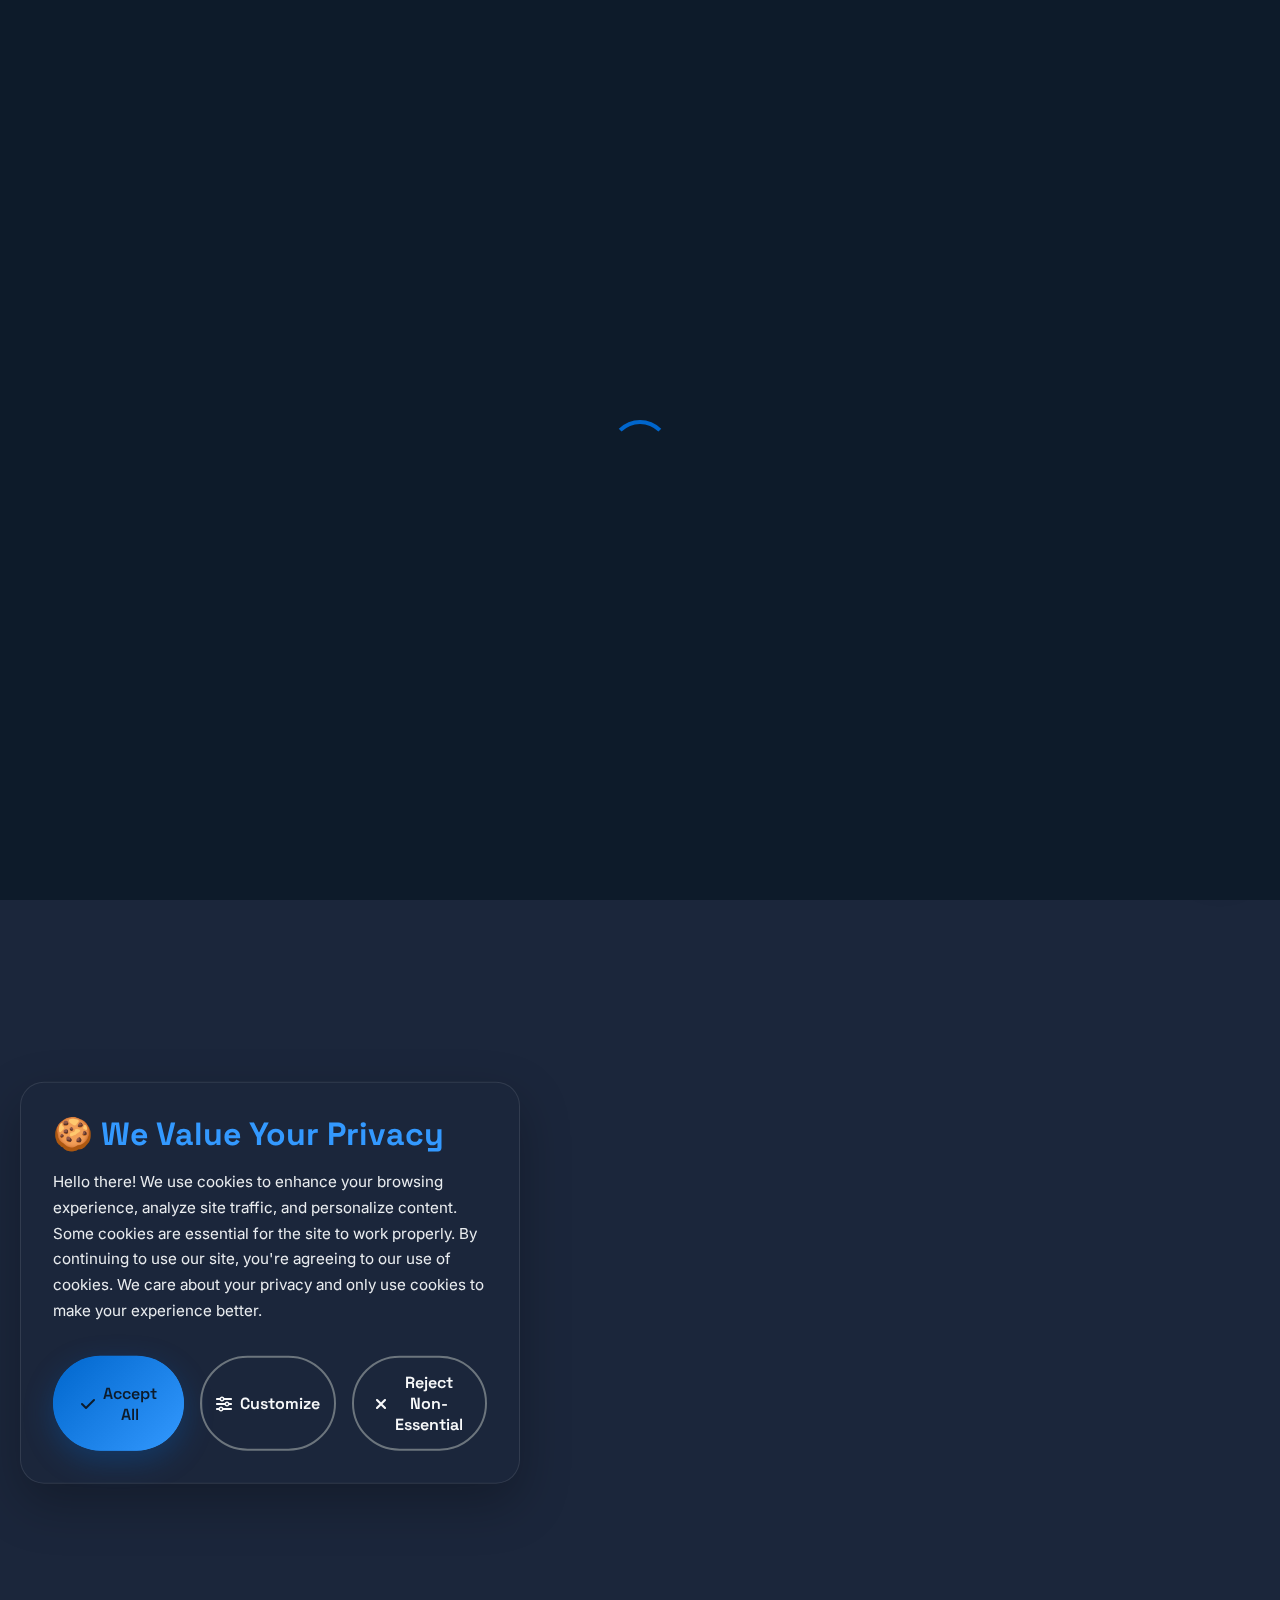
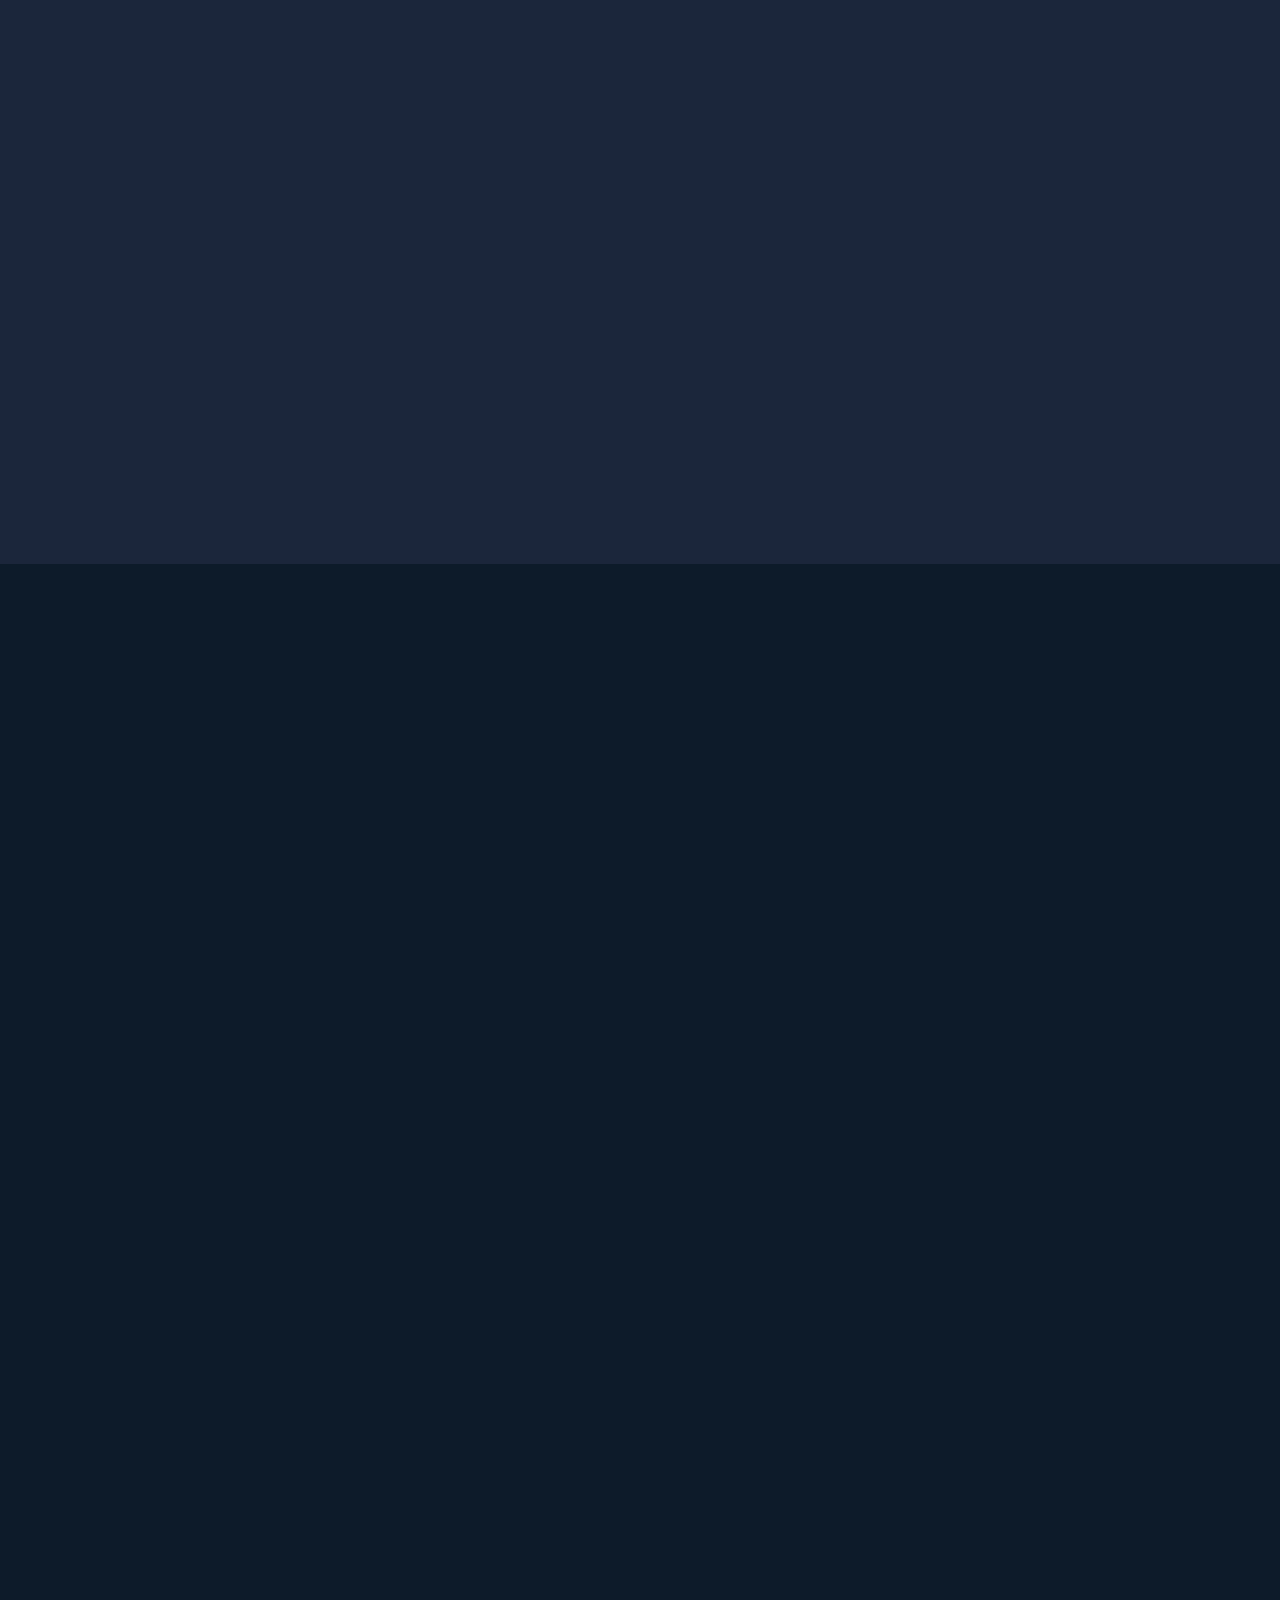
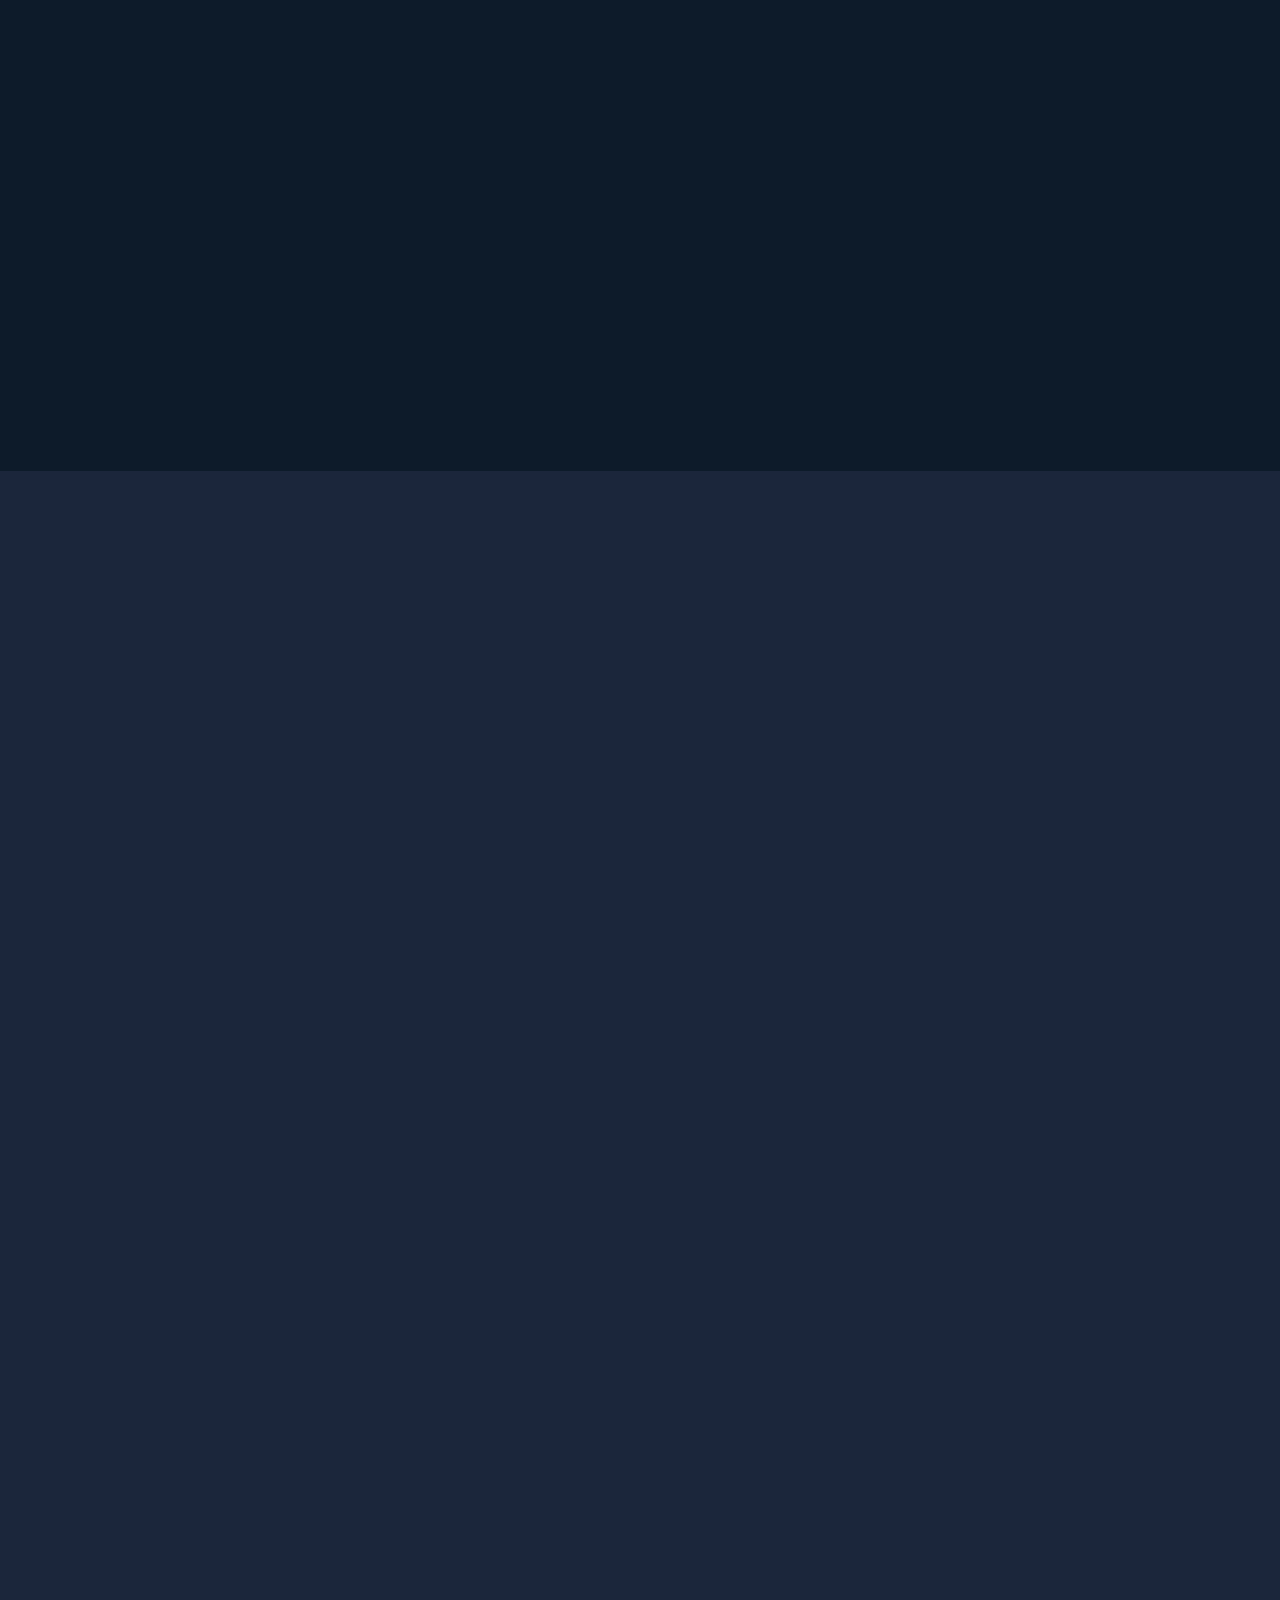
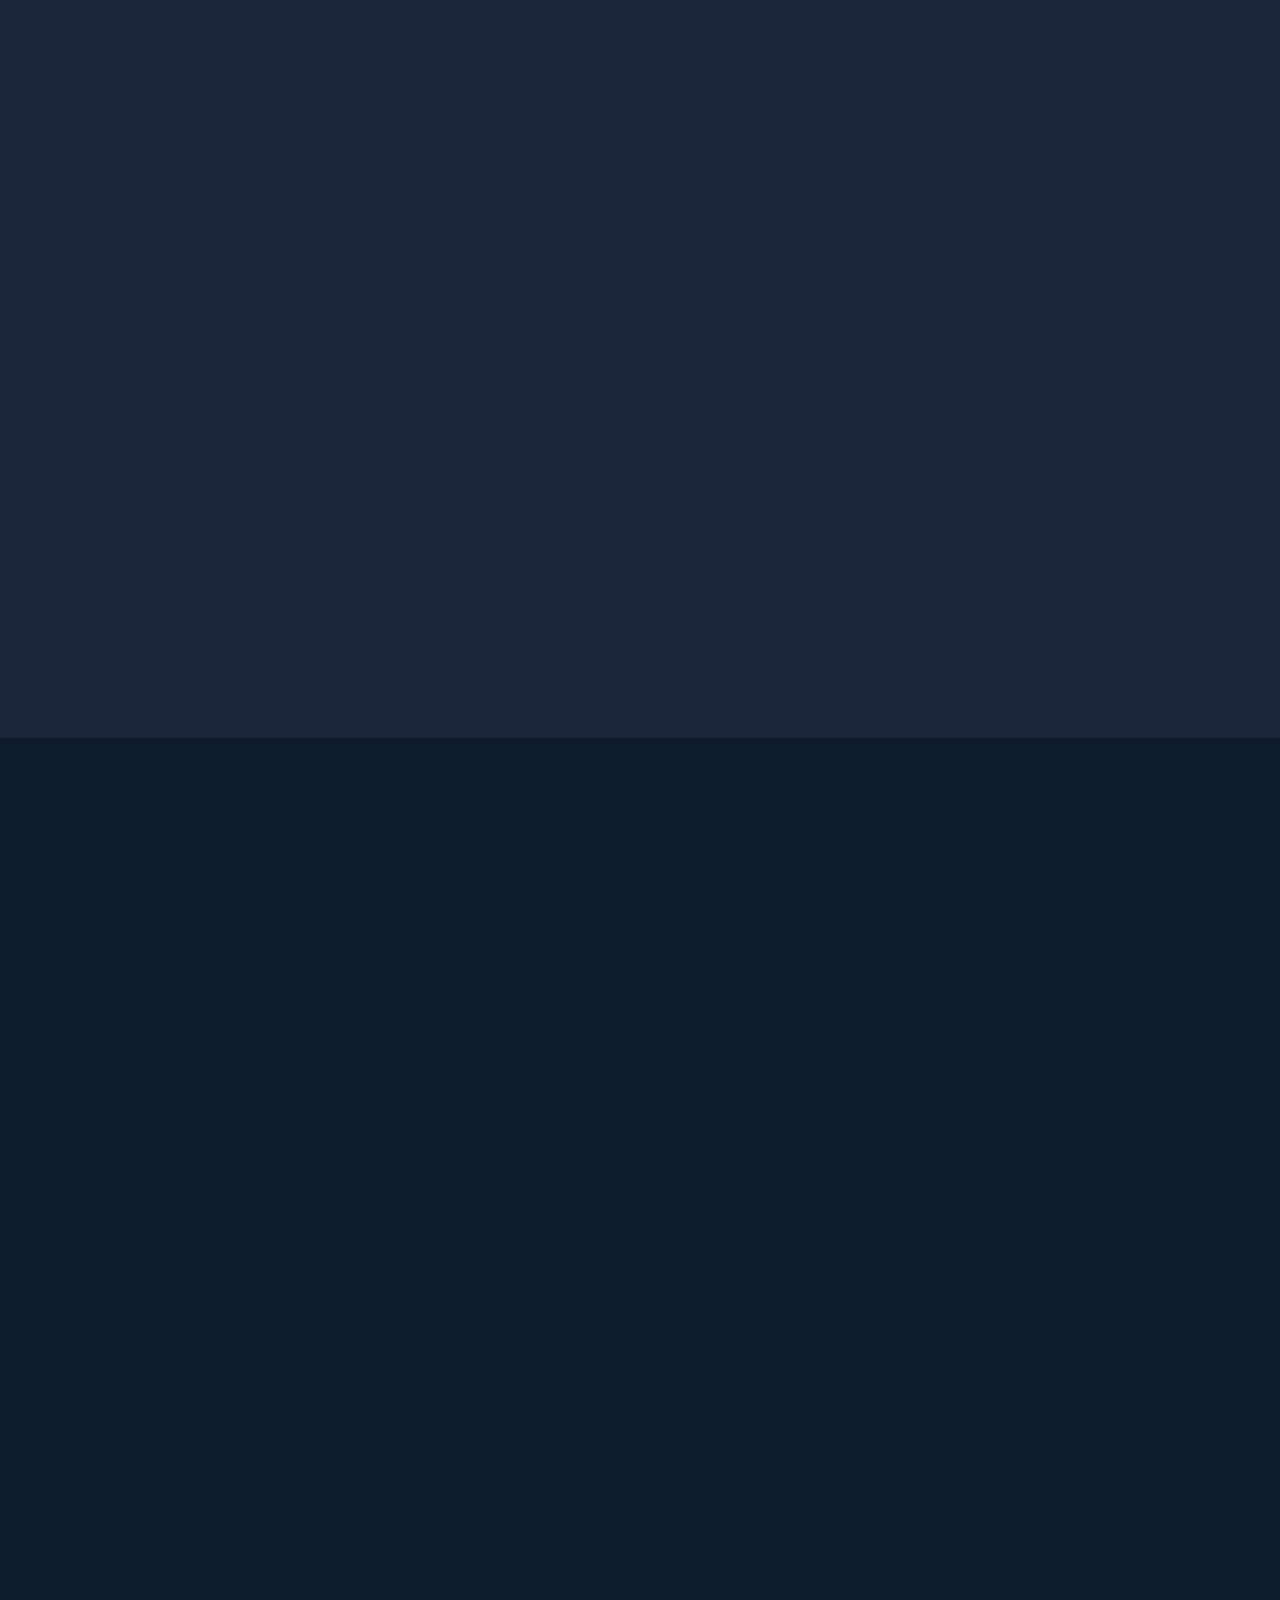
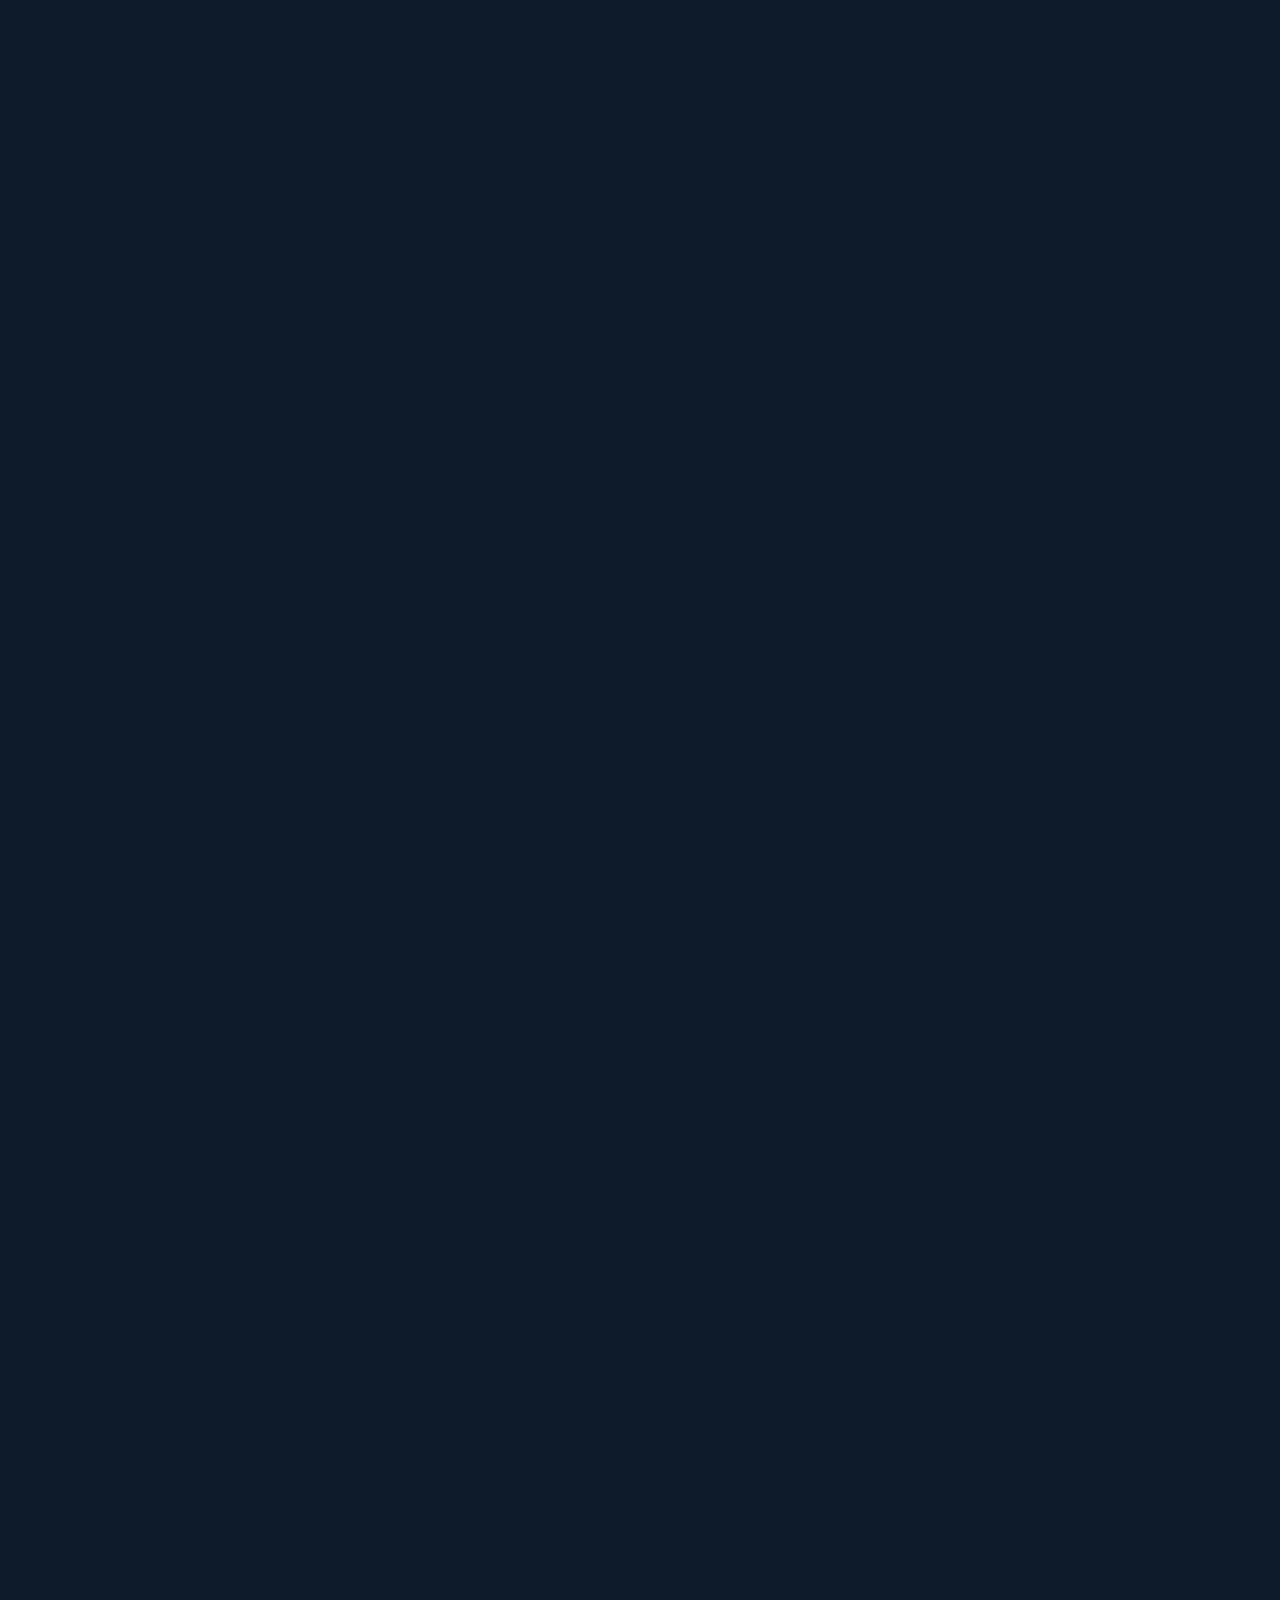
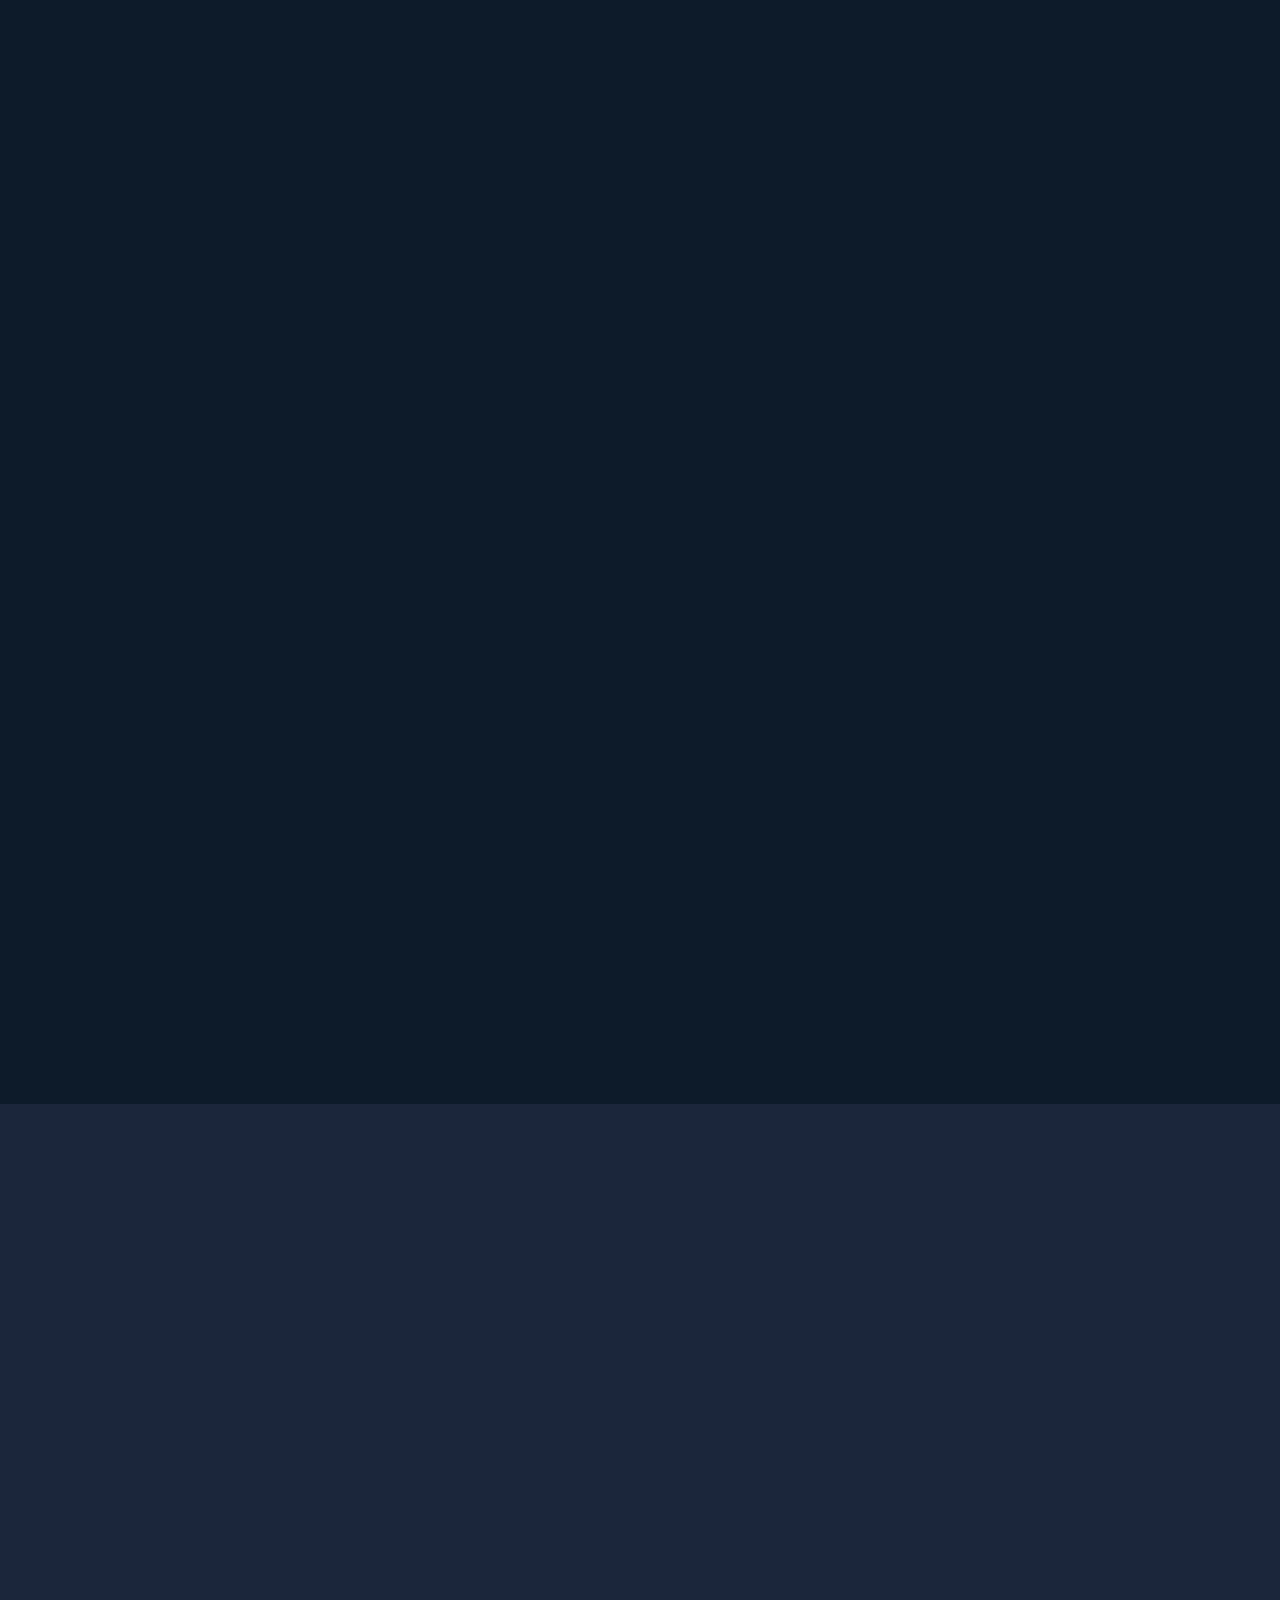
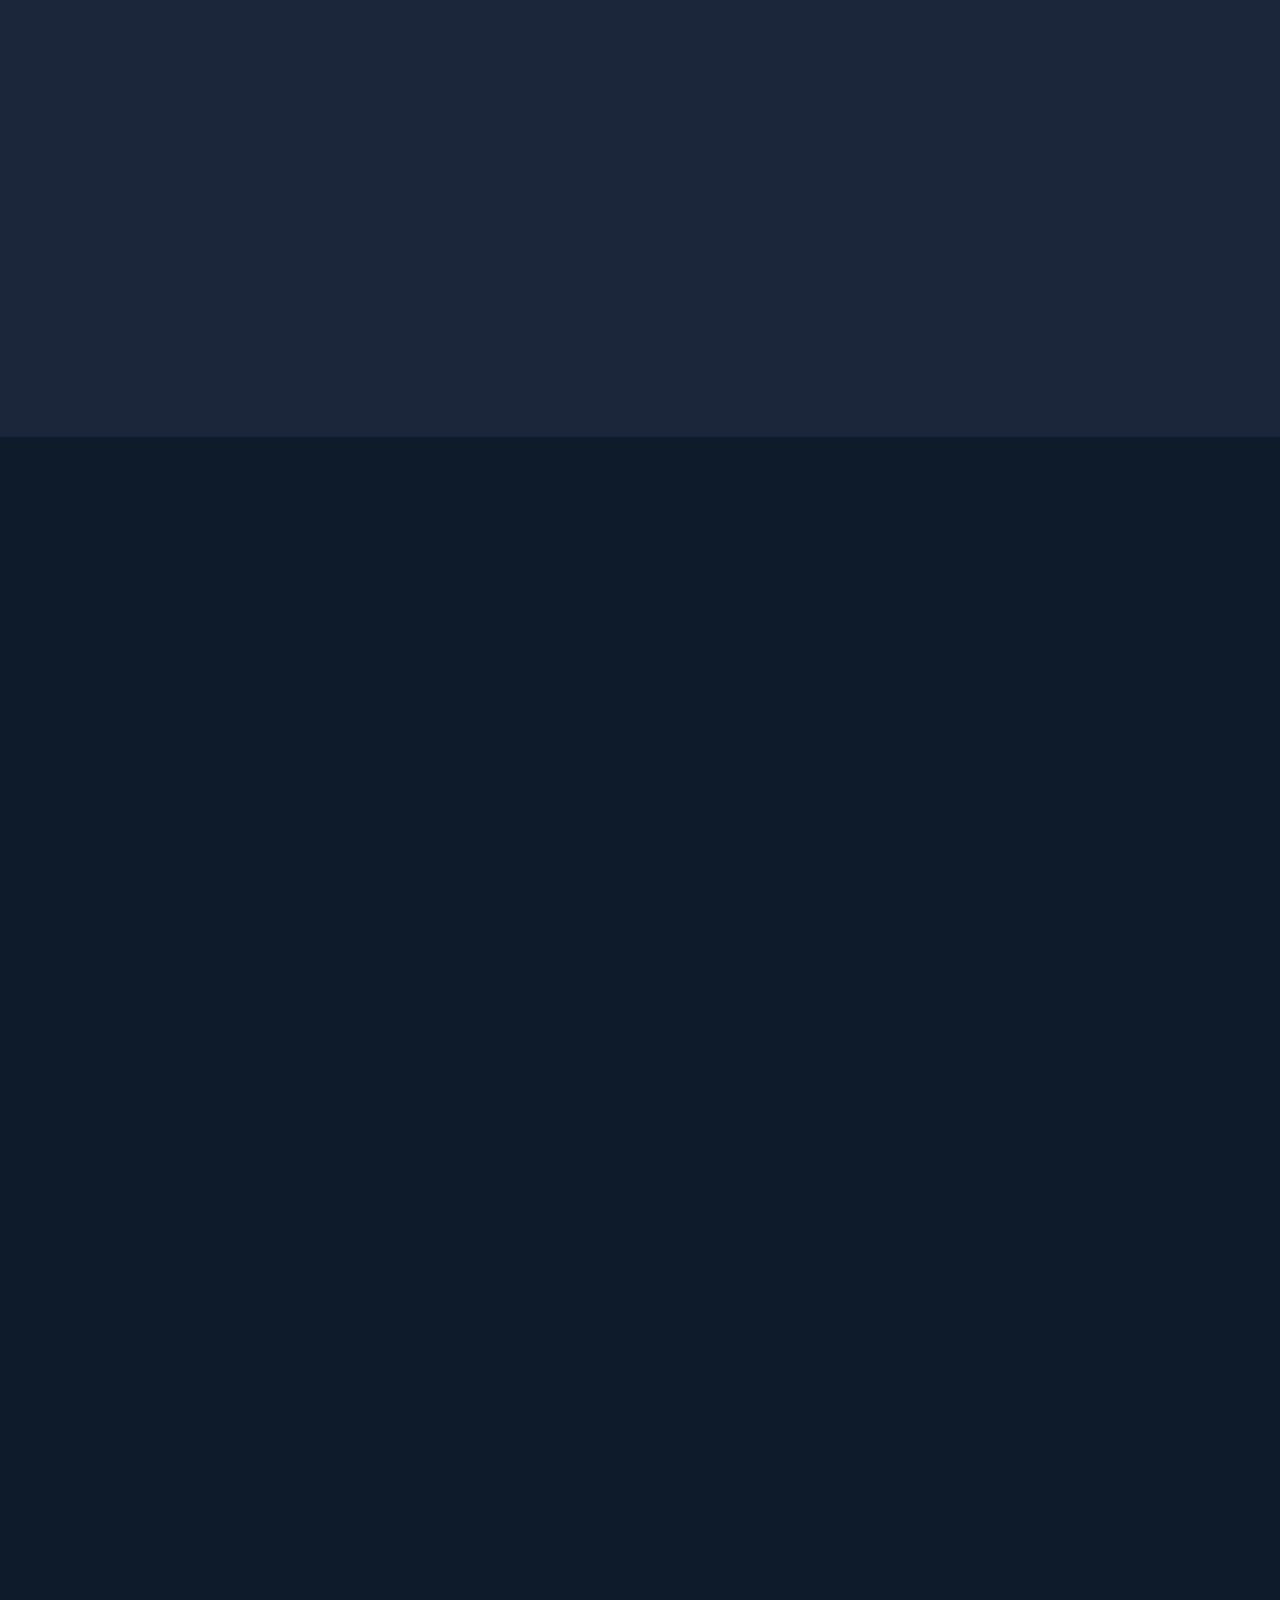
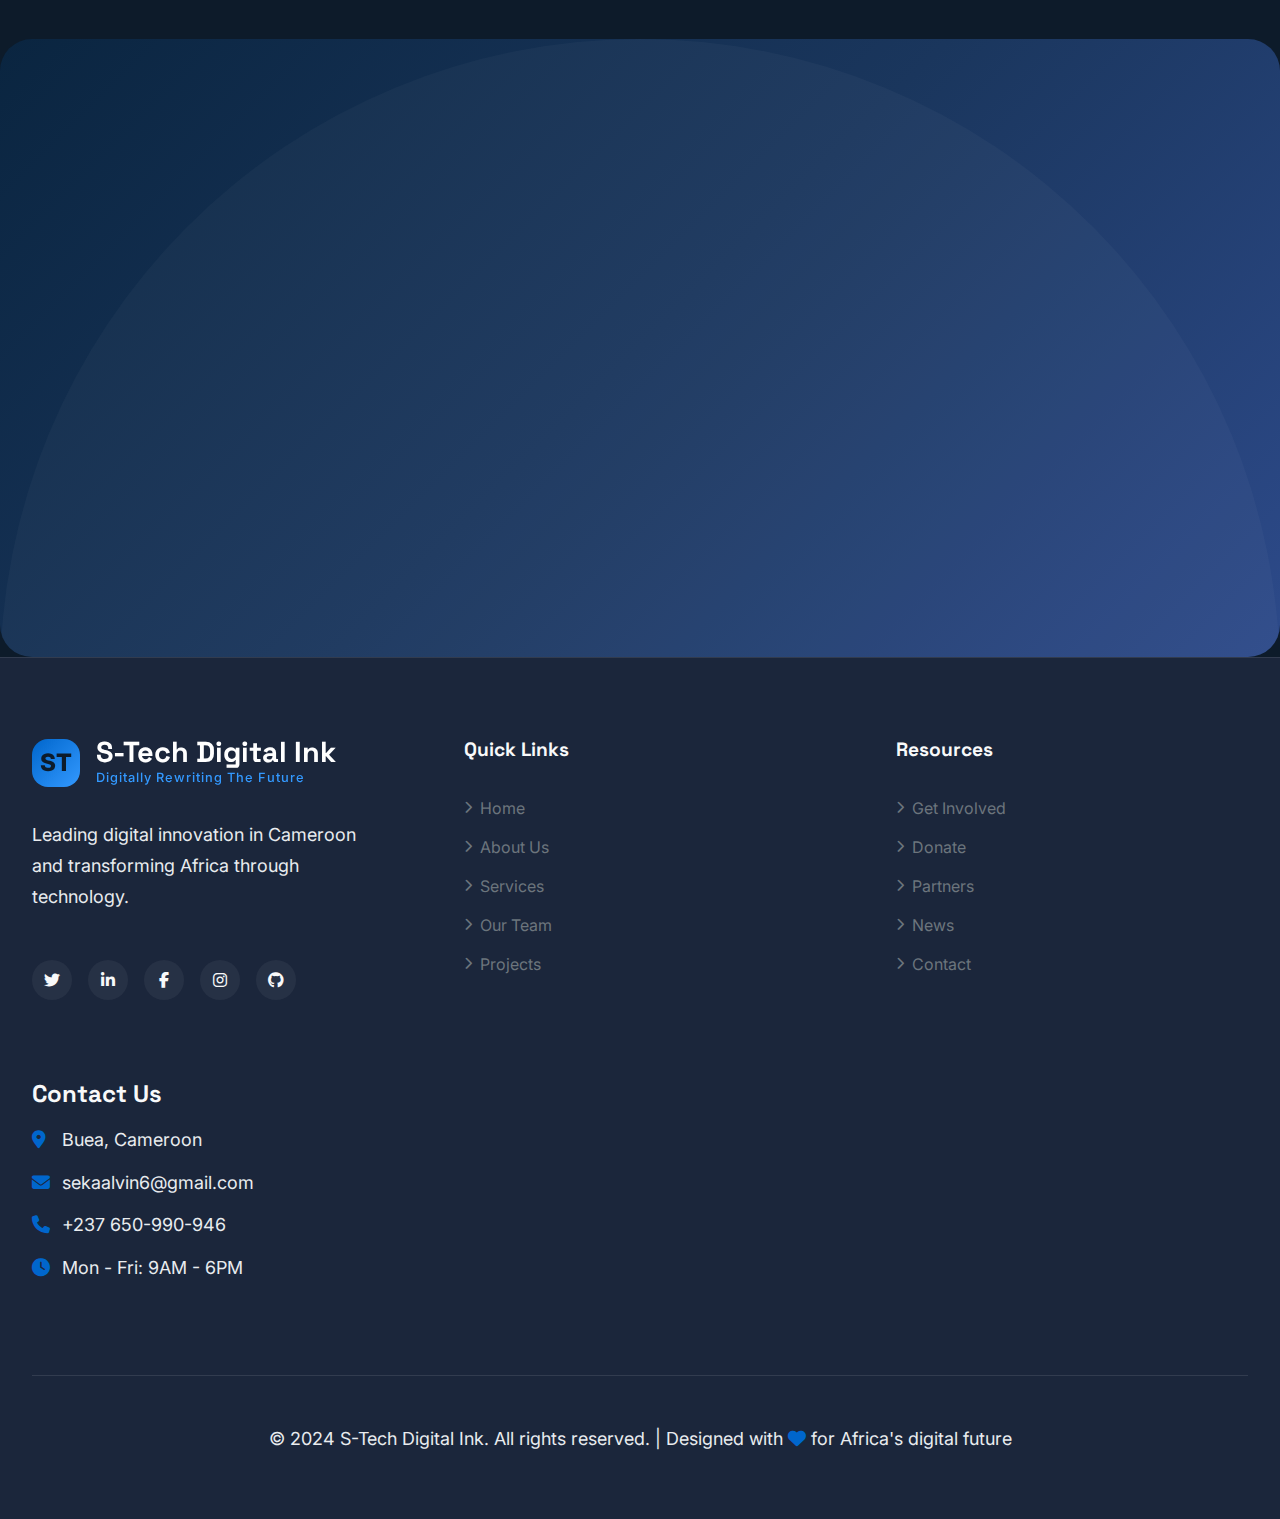
<file: index.html>
<!DOCTYPE html>
<html lang="en">
<head>
    <script async src="https://pagead2.googlesyndication.com/pagead/js/adsbygoogle.js?client=ca-pub-1176385262946045"
     crossorigin="anonymous"></script>
    <meta charset="UTF-8">
    <meta name="viewport" content="width=device-width, initial-scale=1.0">
    <title>S-Tech Digital Ink | Digitally Rewriting Africa's Future | Cameroon Tech Startup</title>
    
    <!-- SEO Meta Tags -->
    <meta name="description" content="S-Tech Digital Ink - Cameroon's premier digital innovation startup. We're digitally rewriting Africa's future through cutting-edge technology solutions, AI integration, and digital transformation.">
    <meta name="keywords" content="Cameroon tech startup, digital transformation, AI solutions, web development, mobile apps, digital innovation, Africa technology, DreamHost partner, ANTIC certified">
    <meta name="author" content="S-Tech Digital Ink">
    <meta name="robots" content="index, follow">
    <meta property="og:title" content="S-Tech Digital Ink | Digitally Rewriting Africa's Future">
    <meta property="og:description" content="Leading digital innovation in Cameroon with cutting-edge technology solutions, AI integration, and transformative digital services.">
    <meta property="og:image" content="https://images.unsplash.com/photo-1551288049-bebda4e38f71">
    <meta property="og:url" content="https://stechdigitalink.com">
    <meta property="og:type" content="website">
    <meta name="twitter:card" content="summary_large_image">
    <meta name="twitter:title" content="S-Tech Digital Ink | Cameroon's Digital Innovation Leader">
    <meta name="twitter:description" content="Transforming businesses through innovative digital solutions in Africa">
    
    <!-- Fonts & Icons -->
    <link rel="preconnect" href="https://fonts.googleapis.com">
    <link rel="preconnect" href="https://fonts.gstatic.com" crossorigin>
    <link href="https://fonts.googleapis.com/css2?family=Inter:wght@300;400;500;600;700;800;900&family=Space+Grotesk:wght@300;400;500;600;700&display=swap" rel="stylesheet">
    <link rel="stylesheet" href="https://cdnjs.cloudflare.com/ajax/libs/font-awesome/6.4.0/css/all.min.css">
    <link rel="icon" type="image/x-icon" href="data:image/svg+xml,<svg xmlns=%22http://www.w3.org/2000/svg%22 viewBox=%220 0 100 100%22><text y=%22.9em%22 font-size=%2290%22>⚡</text></svg>">
    
    <!-- LiveChat Integration -->
    <!-- Start of LiveChat (www.livechat.com) code -->
    <script>
        window.__lc = window.__lc || {};
        window.__lc.license = 19461508;
        window.__lc.integration_name = "manual_onboarding";
        window.__lc.product_name = "livechat";
        ;(function(n,t,c){function i(n){return e._h?e._h.apply(null,n):e._q.push(n)}var e={_q:[],_h:null,_v:"2.0",on:function(){i(["on",c.call(arguments)])},once:function(){i(["once",c.call(arguments)])},off:function(){i(["off",c.call(arguments)])},get:function(){if(!e._h)throw new Error("[LiveChatWidget] You can't use getters before load.");return i(["get",c.call(arguments)])},call:function(){i(["call",c.call(arguments)])},init:function(){var n=t.createElement("script");n.async=!0,n.type="text/javascript",n.src="https://cdn.livechatinc.com/tracking.js",t.head.appendChild(n)}};!n.__lc.asyncInit&&e.init(),n.LiveChatWidget=n.LiveChatWidget||e}(window,document,[].slice))
    </script>
    <noscript><a href="https://www.livechat.com/chat-with/19461508/" rel="nofollow">Chat with us</a>, powered by <a href="https://www.livechat.com/?welcome" rel="noopener nofollow" target="_blank">LiveChat</a></noscript>
    <!-- End of LiveChat code -->
    
    <!-- Structured Data -->
    <script type="application/ld+json">
    {
        "@context": "https://schema.org",
        "@type": "Organization",
        "name": "S-Tech Digital Ink",
        "alternateName": "STDI",
        "url": "https://stechdigitalink.com",
        "logo": "https://stechdigitalink.com/logo.png",
        "description": "Cameroon's leading digital innovation startup specializing in AI solutions, web development, and digital transformation services.",
        "address": {
            "@type": "PostalAddress",
            "streetAddress": "Buea, Cameroon",
            "addressLocality": "Buea",
            "addressRegion": "Southwest",
            "addressCountry": "CM"
        },
        "contactPoint": {
            "@type": "ContactPoint",
            "telephone": "+237650990946",
            "contactType": "Customer Service",
            "email": "sekaalvin6@gmail.com",
            "availableLanguage": ["English", "French"]
        },
        "sameAs": [
            "https://twitter.com/stechdigitalink",
            "https://linkedin.com/company/stechdigitalink",
            "https://facebook.com/stechdigitalink"
        ]
    }
    </script>
    
    <style>
        /* ===== CSS VARIABLES ===== */
        :root {
            /* Professional Color Palette - Corporate Blue Theme */
            --primary-dark: #0a2540;
            --primary: #1a365d;
            --primary-light: #2d4a8a;
            --secondary: #0066cc;
            --secondary-light: #3399ff;
            --accent: #00a86b;
            --accent-light: #33cc99;
            --dark: #0d1b2a;
            --dark-medium: #1b263b;
            --light: #f8f9fa;
            --light-gray: #e9ecef;
            --medium-gray: #6c757d;
            --success: #2ecc71;
            --warning: #f39c12;
            --danger: #e74c3c;
            --info: #3498db;
            
            /* Gradients */
            --gradient-primary: linear-gradient(135deg, var(--primary-dark) 0%, var(--primary) 50%, var(--primary-light) 100%);
            --gradient-secondary: linear-gradient(135deg, var(--secondary) 0%, var(--secondary-light) 100%);
            --gradient-accent: linear-gradient(135deg, var(--accent) 0%, var(--accent-light) 100%);
            --gradient-dark: linear-gradient(135deg, var(--dark) 0%, var(--dark-medium) 100%);
            
            /* Shadows */
            --shadow-sm: 0 2px 4px rgba(0, 0, 0, 0.1);
            --shadow-md: 0 4px 12px rgba(0, 0, 0, 0.15);
            --shadow-lg: 0 10px 30px rgba(0, 0, 0, 0.2);
            --shadow-xl: 0 20px 50px rgba(0, 0, 0, 0.25);
            --shadow-primary: 0 10px 30px rgba(26, 54, 93, 0.3);
            --shadow-secondary: 0 10px 30px rgba(0, 102, 204, 0.3);
            
            /* Fonts */
            --font-primary: 'Inter', -apple-system, BlinkMacSystemFont, 'Segoe UI', sans-serif;
            --font-secondary: 'Space Grotesk', 'Inter', sans-serif;
            
            /* Spacing */
            --space-xs: 0.5rem;
            --space-sm: 1rem;
            --space-md: 2rem;
            --space-lg: 3rem;
            --space-xl: 5rem;
            --space-xxl: 8rem;
            
            /* Border Radius */
            --radius-sm: 8px;
            --radius-md: 16px;
            --radius-lg: 24px;
            --radius-xl: 32px;
            --radius-full: 9999px;
            
            /* Transitions */
            --transition-fast: 0.2s ease;
            --transition-normal: 0.3s cubic-bezier(0.4, 0, 0.2, 1);
            --transition-slow: 0.5s cubic-bezier(0.4, 0, 0.2, 1);
        }
        
        /* ===== RESET & BASE STYLES ===== */
        *, *::before, *::after {
            margin: 0;
            padding: 0;
            box-sizing: border-box;
        }
        
        html {
            font-size: 16px;
            scroll-behavior: smooth;
            overflow-x: hidden;
        }
        
        body {
            font-family: var(--font-primary);
            background-color: var(--dark);
            color: var(--light);
            line-height: 1.7;
            overflow-x: hidden;
            position: relative;
            min-height: 100vh;
        }
        
        /* Background Pattern */
        body::before {
            content: '';
            position: fixed;
            top: 0;
            left: 0;
            width: 100%;
            height: 100%;
            background-image: 
                radial-gradient(circle at 15% 50%, rgba(26, 54, 93, 0.1) 0%, transparent 25%),
                radial-gradient(circle at 85% 30%, rgba(0, 102, 204, 0.05) 0%, transparent 25%),
                radial-gradient(circle at 50% 80%, rgba(0, 168, 107, 0.05) 0%, transparent 25%);
            z-index: -1;
            pointer-events: none;
        }
        
        /* Selection Color */
        ::selection {
            background-color: var(--secondary);
            color: var(--dark);
        }
        
        /* Scrollbar */
        ::-webkit-scrollbar {
            width: 10px;
        }
        
        ::-webkit-scrollbar-track {
            background: var(--dark-medium);
        }
        
        ::-webkit-scrollbar-thumb {
            background: var(--primary);
            border-radius: var(--radius-full);
        }
        
        ::-webkit-scrollbar-thumb:hover {
            background: var(--primary-light);
        }
        
        /* ===== TYPOGRAPHY ===== */
        h1, h2, h3, h4, h5, h6 {
            font-family: var(--font-secondary);
            font-weight: 700;
            line-height: 1.2;
            margin-bottom: var(--space-sm);
        }
        
        h1 {
            font-size: 4rem;
            font-weight: 900;
            letter-spacing: -0.02em;
        }
        
        h2 {
            font-size: 3rem;
            letter-spacing: -0.01em;
        }
        
        h3 {
            font-size: 2rem;
        }
        
        h4 {
            font-size: 1.5rem;
        }
        
        p {
            margin-bottom: var(--space-sm);
            font-size: 1.125rem;
            color: var(--light-gray);
        }
        
        .text-gradient {
            background: var(--gradient-secondary);
            -webkit-background-clip: text;
            -webkit-text-fill-color: transparent;
            background-clip: text;
        }
        
        .text-accent {
            background: var(--gradient-accent);
            -webkit-background-clip: text;
            -webkit-text-fill-color: transparent;
            background-clip: text;
        }
        
        .text-primary {
            color: var(--secondary);
        }
        
        .text-center {
            text-align: center;
        }
        
        .text-small {
            font-size: 0.875rem;
            color: var(--medium-gray);
        }
        
        /* ===== LAYOUT ===== */
        .container {
            width: 100%;
            max-width: 1400px;
            margin: 0 auto;
            padding: 0 var(--space-md);
        }
        
        .section {
            padding: var(--space-xxl) 0;
            position: relative;
        }
        
        .section-header {
            text-align: center;
            margin-bottom: var(--space-xl);
            position: relative;
        }
        
        .section-header h2 {
            position: relative;
            display: inline-block;
            margin-bottom: var(--space-sm);
        }
        
        .section-header h2::after {
            content: '';
            position: absolute;
            bottom: -10px;
            left: 50%;
            transform: translateX(-50%);
            width: 80px;
            height: 4px;
            background: var(--gradient-secondary);
            border-radius: var(--radius-full);
        }
        
        .section-subtitle {
            font-size: 1.25rem;
            color: var(--medium-gray);
            max-width: 700px;
            margin: 0 auto;
        }
        
        /* ===== ANNOUNCEMENT BAR ===== */
        .announcement-bar {
            position: fixed;
            top: 0;
            left: 0;
            width: 100%;
            background: var(--gradient-primary);
            color: white;
            padding: 12px 0;
            z-index: 1001;
            overflow: hidden;
            border-bottom: 1px solid rgba(255, 255, 255, 0.1);
        }
        
        .announcement-content {
            display: flex;
            align-items: center;
            justify-content: center;
            gap: var(--space-sm);
            font-size: 0.9rem;
            font-weight: 500;
            white-space: nowrap;
        }
        
        .announcement-content i {
            color: var(--secondary-light);
            font-size: 1rem;
        }
        
        .announcement-scroll {
            display: inline-block;
            padding-left: 100%;
            animation: marquee 25s linear infinite;
        }
        
        @keyframes marquee {
            0% {
                transform: translateX(0);
            }
            100% {
                transform: translateX(-100%);
            }
        }
        
        /* ===== HEADER ===== */
        .main-header {
            position: fixed;
            top: 40px;
            left: 0;
            width: 100%;
            z-index: 1000;
            transition: all var(--transition-normal);
        }
        
        .main-header.scrolled {
            top: 0;
            background: rgba(13, 27, 42, 0.95);
            backdrop-filter: blur(10px);
            border-bottom: 1px solid rgba(255, 255, 255, 0.1);
            box-shadow: var(--shadow-lg);
        }
        
        .header-container {
            display: flex;
            justify-content: space-between;
            align-items: center;
            padding: var(--space-sm) var(--space-md);
        }
        
        .logo {
            display: flex;
            align-items: center;
            gap: var(--space-sm);
            text-decoration: none;
            z-index: 1002;
        }
        
        .logo-icon {
            width: 48px;
            height: 48px;
            background: var(--gradient-secondary);
            border-radius: var(--radius-md);
            display: flex;
            align-items: center;
            justify-content: center;
            font-size: 1.5rem;
            font-weight: 800;
            color: var(--dark);
            position: relative;
            overflow: hidden;
        }
        
        .logo-icon::after {
            content: '';
            position: absolute;
            top: 0;
            left: 0;
            width: 100%;
            height: 100%;
            background: linear-gradient(45deg, transparent, rgba(255, 255, 255, 0.3), transparent);
            transform: translateX(-100%);
        }
        
        .logo:hover .logo-icon::after {
            animation: shine 1.5s ease;
        }
        
        @keyframes shine {
            100% {
                transform: translateX(100%);
            }
        }
        
        .logo-text {
            display: flex;
            flex-direction: column;
        }
        
        .logo-main {
            font-family: var(--font-secondary);
            font-size: 1.8rem;
            font-weight: 800;
            color: white;
            line-height: 1;
        }
        
        .logo-tagline {
            font-size: 0.8rem;
            color: var(--secondary-light);
            font-weight: 500;
            letter-spacing: 1px;
        }
        
        /* Search Engine */
        .search-container {
            position: relative;
            max-width: 400px;
            width: 100%;
            margin: 0 var(--space-md);
        }
        
        .search-box {
            display: flex;
            align-items: center;
            background: rgba(255, 255, 255, 0.05);
            border-radius: var(--radius-full);
            border: 1px solid rgba(255, 255, 255, 0.1);
            padding: 10px 20px;
            transition: all var(--transition-normal);
        }
        
        .search-box:focus-within {
            background: rgba(255, 255, 255, 0.1);
            border-color: var(--secondary);
            box-shadow: 0 0 0 3px rgba(0, 102, 204, 0.1);
        }
        
        .search-input {
            flex: 1;
            background: transparent;
            border: none;
            color: var(--light);
            font-family: var(--font-primary);
            font-size: 1rem;
            padding: 0 10px;
            outline: none;
        }
        
        .search-input::placeholder {
            color: var(--medium-gray);
        }
        
        .search-button {
            background: var(--gradient-secondary);
            border: none;
            width: 36px;
            height: 36px;
            border-radius: 50%;
            display: flex;
            align-items: center;
            justify-content: center;
            color: var(--dark);
            cursor: pointer;
            transition: all var(--transition-normal);
        }
        
        .search-button:hover {
            transform: scale(1.1);
            box-shadow: 0 5px 15px rgba(0, 102, 204, 0.3);
        }
        
        .search-results {
            position: absolute;
            top: 100%;
            left: 0;
            right: 0;
            background: var(--dark-medium);
            border-radius: var(--radius-md);
            margin-top: 10px;
            box-shadow: var(--shadow-xl);
            border: 1px solid rgba(255, 255, 255, 0.1);
            max-height: 400px;
            overflow-y: auto;
            display: none;
            z-index: 1000;
        }
        
        .search-results.active {
            display: block;
            animation: fadeIn 0.3s ease;
        }
        
        @keyframes fadeIn {
            from { opacity: 0; transform: translateY(-10px); }
            to { opacity: 1; transform: translateY(0); }
        }
        
        .search-result-item {
            padding: 15px 20px;
            border-bottom: 1px solid rgba(255, 255, 255, 0.05);
            cursor: pointer;
            transition: background var(--transition-fast);
        }
        
        .search-result-item:hover {
            background: rgba(0, 102, 204, 0.1);
        }
        
        .search-result-item h4 {
            margin-bottom: 5px;
            color: var(--light);
        }
        
        .search-result-item p {
            font-size: 0.9rem;
            color: var(--medium-gray);
            margin-bottom: 0;
        }
        
        .no-results {
            padding: 20px;
            text-align: center;
            color: var(--medium-gray);
        }
        
        /* Navigation */
        .nav-menu {
            display: flex;
            align-items: center;
            gap: var(--space-lg);
        }
        
        .nav-links {
            display: flex;
            gap: var(--space-md);
            list-style: none;
        }
        
        .nav-link {
            color: var(--light);
            text-decoration: none;
            font-weight: 500;
            font-size: 1rem;
            position: relative;
            padding: 8px 0;
            transition: color var(--transition-fast);
        }
        
        .nav-link::after {
            content: '';
            position: absolute;
            bottom: 0;
            left: 0;
            width: 0;
            height: 2px;
            background: var(--gradient-secondary);
            border-radius: var(--radius-full);
            transition: width var(--transition-normal);
        }
        
        .nav-link:hover {
            color: var(--secondary-light);
        }
        
        .nav-link:hover::after,
        .nav-link.active::after {
            width: 100%;
        }
        
        .nav-cta .btn {
            margin-left: var(--space-sm);
        }
        
        /* Mobile Navigation */
        .mobile-toggle {
            display: none;
            background: none;
            border: none;
            color: var(--light);
            font-size: 1.5rem;
            cursor: pointer;
            z-index: 1003;
        }
        
        /* ===== BUTTONS ===== */
        .btn {
            display: inline-flex;
            align-items: center;
            justify-content: center;
            gap: 8px;
            padding: 14px 32px;
            font-family: var(--font-secondary);
            font-weight: 600;
            font-size: 1rem;
            text-decoration: none;
            border-radius: var(--radius-full);
            border: none;
            cursor: pointer;
            transition: all var(--transition-normal);
            position: relative;
            overflow: hidden;
            z-index: 1;
        }
        
        .btn::before {
            content: '';
            position: absolute;
            top: 0;
            left: 0;
            width: 100%;
            height: 100%;
            background: inherit;
            z-index: -1;
            border-radius: inherit;
        }
        
        .btn::after {
            content: '';
            position: absolute;
            top: 0;
            left: 0;
            width: 100%;
            height: 100%;
            background: rgba(255, 255, 255, 0.1);
            transform: translateX(-100%);
            transition: transform var(--transition-normal);
            z-index: -1;
        }
        
        .btn:hover::after {
            transform: translateX(0);
        }
        
        .btn-primary {
            background: var(--gradient-secondary);
            color: var(--dark);
            box-shadow: var(--shadow-secondary);
        }
        
        .btn-primary:hover {
            transform: translateY(-3px);
            box-shadow: 0 15px 35px rgba(0, 102, 204, 0.4);
        }
        
        .btn-secondary {
            background: transparent;
            color: var(--light);
            border: 2px solid var(--secondary);
        }
        
        .btn-secondary:hover {
            background: rgba(0, 102, 204, 0.1);
            transform: translateY(-3px);
        }
        
        .btn-accent {
            background: var(--gradient-accent);
            color: white;
            box-shadow: 0 10px 30px rgba(0, 168, 107, 0.3);
        }
        
        .btn-accent:hover {
            transform: translateY(-3px);
            box-shadow: 0 15px 35px rgba(0, 168, 107, 0.4);
        }
        
        .btn-outline {
            background: transparent;
            color: var(--light);
            border: 2px solid var(--medium-gray);
        }
        
        .btn-outline:hover {
            border-color: var(--secondary);
            color: var(--secondary);
        }
        
        .btn-sm {
            padding: 10px 24px;
            font-size: 0.9rem;
        }
        
        .btn-lg {
            padding: 18px 40px;
            font-size: 1.1rem;
        }
        
        /* ===== COOKIES CONSENT ===== */
        .cookies-consent {
            position: fixed;
            bottom: 20px;
            left: 20px;
            right: 20px;
            max-width: 500px;
            background: var(--dark-medium);
            border-radius: var(--radius-lg);
            padding: var(--space-md);
            box-shadow: var(--shadow-xl);
            border: 1px solid rgba(255, 255, 255, 0.1);
            z-index: 9999;
            transform: translateY(150%);
            transition: transform var(--transition-slow);
        }
        
        .cookies-consent.active {
            transform: translateY(0);
        }
        
        .cookies-content h3 {
            margin-bottom: var(--space-sm);
            color: var(--secondary-light);
        }
        
        .cookies-content p {
            font-size: 0.95rem;
            color: var(--light-gray);
            margin-bottom: var(--space-md);
        }
        
        .cookies-actions {
            display: flex;
            gap: var(--space-sm);
            flex-wrap: wrap;
        }
        
        .cookies-actions .btn {
            flex: 1;
            min-width: 120px;
        }
        
        /* ===== HERO SECTION ===== */
        .hero-section {
            min-height: 100vh;
            display: flex;
            align-items: center;
            position: relative;
            overflow: hidden;
            padding-top: 120px;
        }
        
        .hero-background {
            position: absolute;
            top: 0;
            left: 0;
            width: 100%;
            height: 100%;
            z-index: -1;
            overflow: hidden;
        }
        
        .hero-bg-gradient {
            position: absolute;
            width: 100%;
            height: 100%;
            background: radial-gradient(circle at 20% 30%, rgba(26, 54, 93, 0.3) 0%, transparent 50%),
                        radial-gradient(circle at 80% 70%, rgba(0, 102, 204, 0.2) 0%, transparent 50%);
        }
        
        .hero-content {
            max-width: 800px;
            position: relative;
            z-index: 2;
        }
        
        .hero-title {
            font-size: 4.5rem;
            margin-bottom: var(--space-md);
            line-height: 1.1;
        }
        
        .hero-subtitle {
            font-size: 1.5rem;
            color: var(--light-gray);
            margin-bottom: var(--space-xl);
            max-width: 600px;
        }
        
        .hero-buttons {
            display: flex;
            gap: var(--space-md);
            margin-bottom: var(--space-xl);
        }
        
        .hero-stats {
            display: flex;
            gap: var(--space-xl);
            margin-top: var(--space-xl);
        }
        
        .stat-item {
            display: flex;
            flex-direction: column;
        }
        
        .stat-number {
            font-size: 3rem;
            font-weight: 800;
            background: var(--gradient-secondary);
            -webkit-background-clip: text;
            -webkit-text-fill-color: transparent;
            background-clip: text;
            line-height: 1;
        }
        
        .stat-label {
            font-size: 1rem;
            color: var(--medium-gray);
            text-transform: uppercase;
            letter-spacing: 1px;
            margin-top: 5px;
        }
        
        /* Animated Elements */
        .floating-element {
            position: absolute;
            z-index: 1;
            animation: float 6s ease-in-out infinite;
        }
        
        @keyframes float {
            0%, 100% {
                transform: translateY(0) rotate(0deg);
            }
            50% {
                transform: translateY(-20px) rotate(5deg);
            }
        }
        
        .floating-1 {
            top: 20%;
            right: 10%;
            width: 100px;
            height: 100px;
            background: var(--gradient-secondary);
            border-radius: var(--radius-lg);
            opacity: 0.1;
            animation-delay: 0s;
        }
        
        .floating-2 {
            bottom: 30%;
            left: 5%;
            width: 80px;
            height: 80px;
            background: var(--gradient-accent);
            border-radius: 50%;
            opacity: 0.1;
            animation-delay: 1s;
        }
        
        .floating-3 {
            top: 40%;
            left: 15%;
            width: 60px;
            height: 60px;
            background: var(--gradient-secondary);
            border-radius: var(--radius-md);
            opacity: 0.1;
            animation-delay: 2s;
        }
        
        /* ===== ABOUT SECTION ===== */
        .about-section {
            background: var(--dark-medium);
            position: relative;
        }
        
        .about-content {
            display: grid;
            grid-template-columns: 1fr 1fr;
            gap: var(--space-xl);
            align-items: center;
        }
        
        .about-image {
            position: relative;
            border-radius: var(--radius-xl);
            overflow: hidden;
            box-shadow: var(--shadow-xl);
        }
        
        .about-img {
            width: 100%;
            height: auto;
            display: block;
            transition: transform var(--transition-slow);
        }
        
        .about-image:hover .about-img {
            transform: scale(1.05);
        }
        
        .about-image::after {
            content: '';
            position: absolute;
            top: 0;
            left: 0;
            width: 100%;
            height: 100%;
            background: var(--gradient-primary);
            opacity: 0.2;
            mix-blend-mode: overlay;
        }
        
        .about-text h2 {
            margin-bottom: var(--space-md);
        }
        
        .about-features {
            display: grid;
            grid-template-columns: repeat(2, 1fr);
            gap: var(--space-md);
            margin-top: var(--space-lg);
        }
        
        .feature-item {
            display: flex;
            align-items: flex-start;
            gap: var(--space-sm);
        }
        
        .feature-icon {
            width: 48px;
            height: 48px;
            background: var(--gradient-secondary);
            border-radius: var(--radius-md);
            display: flex;
            align-items: center;
            justify-content: center;
            font-size: 1.2rem;
            color: var(--dark);
            flex-shrink: 0;
        }
        
        /* ===== SERVICES SECTION ===== */
        .services-grid {
            display: grid;
            grid-template-columns: repeat(auto-fit, minmax(350px, 1fr));
            gap: var(--space-lg);
        }
        
        .service-card {
            background: rgba(255, 255, 255, 0.03);
            border: 1px solid rgba(255, 255, 255, 0.1);
            border-radius: var(--radius-lg);
            padding: var(--space-lg);
            transition: all var(--transition-normal);
            position: relative;
            overflow: hidden;
        }
        
        .service-card::before {
            content: '';
            position: absolute;
            top: 0;
            left: 0;
            width: 100%;
            height: 100%;
            background: var(--gradient-primary);
            opacity: 0;
            transition: opacity var(--transition-normal);
            z-index: -1;
        }
        
        .service-card:hover {
            transform: translateY(-10px);
            border-color: transparent;
            box-shadow: var(--shadow-primary);
        }
        
        .service-card:hover::before {
            opacity: 0.1;
        }
        
        .service-icon {
            width: 70px;
            height: 70px;
            background: var(--gradient-secondary);
            border-radius: var(--radius-md);
            display: flex;
            align-items: center;
            justify-content: center;
            font-size: 1.8rem;
            color: var(--dark);
            margin-bottom: var(--space-md);
        }
        
        .service-card h3 {
            margin-bottom: var(--space-sm);
        }
        
        /* ===== TEAM SECTION ===== */
        .team-section {
            background: var(--dark-medium);
        }
        
        .team-grid {
            display: grid;
            grid-template-columns: repeat(auto-fit, minmax(280px, 1fr));
            gap: var(--space-lg);
        }
        
        .team-member {
            background: rgba(255, 255, 255, 0.03);
            border-radius: var(--radius-lg);
            overflow: hidden;
            transition: all var(--transition-normal);
            border: 1px solid rgba(255, 255, 255, 0.1);
        }
        
        .team-member:hover {
            transform: translateY(-10px);
            border-color: var(--secondary);
            box-shadow: var(--shadow-secondary);
        }
        
        .member-image {
            height: 300px;
            overflow: hidden;
        }
        
        .member-image img {
            width: 100%;
            height: 100%;
            object-fit: cover;
            transition: transform var(--transition-slow);
        }
        
        .team-member:hover .member-image img {
            transform: scale(1.1);
        }
        
        .member-info {
            padding: var(--space-lg);
        }
        
        .member-name {
            font-size: 1.5rem;
            margin-bottom: 5px;
        }
        
        .member-role {
            color: var(--secondary);
            font-weight: 600;
            margin-bottom: var(--space-sm);
        }
        
        .member-social {
            display: flex;
            gap: var(--space-sm);
            margin-top: var(--space-md);
        }
        
        .social-link {
            width: 40px;
            height: 40px;
            background: rgba(255, 255, 255, 0.05);
            border-radius: 50%;
            display: flex;
            align-items: center;
            justify-content: center;
            color: var(--light);
            text-decoration: none;
            transition: all var(--transition-fast);
        }
        
        .social-link:hover {
            background: var(--secondary);
            color: var(--dark);
            transform: translateY(-3px);
        }
        
        /* ===== PROJECTS SECTION ===== */
        .projects-grid {
            display: grid;
            grid-template-columns: repeat(auto-fit, minmax(350px, 1fr));
            gap: var(--space-lg);
        }
        
        .project-card {
            background: rgba(255, 255, 255, 0.03);
            border-radius: var(--radius-lg);
            overflow: hidden;
            border: 1px solid rgba(255, 255, 255, 0.1);
            transition: all var(--transition-normal);
        }
        
        .project-card:hover {
            transform: translateY(-10px);
            border-color: var(--accent);
            box-shadow: var(--shadow-xl);
        }
        
        .project-image {
            height: 200px;
            overflow: hidden;
        }
        
        .project-image img {
            width: 100%;
            height: 100%;
            object-fit: cover;
            transition: transform var(--transition-slow);
        }
        
        .project-card:hover .project-image img {
            transform: scale(1.1);
        }
        
        .project-content {
            padding: var(--space-lg);
        }
        
        .project-meta {
            display: flex;
            justify-content: space-between;
            align-items: center;
            margin-top: var(--space-md);
        }
        
        .project-status {
            display: inline-flex;
            align-items: center;
            gap: 5px;
            padding: 5px 12px;
            background: rgba(46, 204, 113, 0.1);
            color: var(--success);
            border-radius: var(--radius-full);
            font-size: 0.85rem;
            font-weight: 600;
        }
        
        /* ===== PARTICIPATION SECTION ===== */
        .participation-cards {
            display: grid;
            grid-template-columns: repeat(auto-fit, minmax(300px, 1fr));
            gap: var(--space-lg);
        }
        
        .participation-card {
            background: rgba(255, 255, 255, 0.03);
            border-radius: var(--radius-lg);
            padding: var(--space-xl);
            text-align: center;
            border: 1px solid rgba(255, 255, 255, 0.1);
            transition: all var(--transition-normal);
            position: relative;
            overflow: hidden;
        }
        
        .participation-card::before {
            content: '';
            position: absolute;
            top: 0;
            left: 0;
            width: 100%;
            height: 5px;
            background: var(--gradient-secondary);
            transform: scaleX(0);
            transform-origin: left;
            transition: transform var(--transition-normal);
        }
        
        .participation-card:hover {
            transform: translateY(-10px);
            border-color: transparent;
            box-shadow: var(--shadow-secondary);
        }
        
        .participation-card:hover::before {
            transform: scaleX(1);
        }
        
        .participation-icon {
            width: 80px;
            height: 80px;
            background: var(--gradient-secondary);
            border-radius: 50%;
            display: flex;
            align-items: center;
            justify-content: center;
            font-size: 2rem;
            color: var(--dark);
            margin: 0 auto var(--space-md);
        }
        
        /* ===== DONATION SECTION ===== */
        .donation-section {
            background: var(--gradient-dark);
            border-radius: var(--radius-xl);
            padding: var(--space-xl);
            position: relative;
            overflow: hidden;
        }
        
        .donation-section::before {
            content: '';
            position: absolute;
            top: 0;
            left: 0;
            width: 100%;
            height: 100%;
            background: url('data:image/svg+xml,<svg xmlns="http://www.w3.org/2000/svg" viewBox="0 0 1000 1000"><path fill="%230066cc" opacity="0.05" d="M0,0l1000,0l0,1000l-1000,0l0,-1000z M250,250l500,0l0,500l-500,0l0,-500z"></path></svg>');
            z-index: -1;
        }
        
        .donation-options {
            display: flex;
            justify-content: center;
            gap: var(--space-sm);
            margin: var(--space-lg) 0;
            flex-wrap: wrap;
        }
        
        .donation-amount {
            padding: 15px 30px;
            background: rgba(255, 255, 255, 0.05);
            border: 2px solid transparent;
            border-radius: var(--radius-full);
            font-weight: 600;
            cursor: pointer;
            transition: all var(--transition-fast);
        }
        
        .donation-amount:hover,
        .donation-amount.selected {
            background: rgba(0, 102, 204, 0.1);
            border-color: var(--secondary);
            color: var(--secondary-light);
        }
        
        .donation-form {
            max-width: 500px;
            margin: var(--space-lg) auto 0;
        }
        
        .form-row {
            display: grid;
            grid-template-columns: 1fr 1fr;
            gap: var(--space-md);
            margin-bottom: var(--space-md);
        }
        
        .form-group {
            margin-bottom: var(--space-md);
        }
        
        .form-label {
            display: block;
            margin-bottom: 8px;
            font-weight: 500;
            color: var(--light-gray);
        }
        
        .form-control {
            width: 100%;
            padding: 15px 20px;
            background: rgba(255, 255, 255, 0.05);
            border: 1px solid rgba(255, 255, 255, 0.1);
            border-radius: var(--radius-md);
            color: var(--light);
            font-family: var(--font-primary);
            font-size: 1rem;
            transition: all var(--transition-fast);
        }
        
        .form-control:focus {
            outline: none;
            border-color: var(--secondary);
            background: rgba(255, 255, 255, 0.08);
            box-shadow: 0 0 0 3px rgba(0, 102, 204, 0.1);
        }
        
        /* ===== PARTNERS SECTION ===== */
        .partners-section {
            background: var(--dark-medium);
        }
        
        .partners-grid {
            display: grid;
            grid-template-columns: repeat(auto-fit, minmax(250px, 1fr));
            gap: var(--space-lg);
        }
        
        .partner-card {
            background: rgba(255, 255, 255, 0.03);
            border-radius: var(--radius-lg);
            padding: var(--space-lg);
            text-align: center;
            border: 1px solid rgba(255, 255, 255, 0.1);
            transition: all var(--transition-normal);
        }
        
        .partner-card:hover {
            transform: translateY(-5px);
            border-color: var(--secondary);
            box-shadow: var(--shadow-secondary);
        }
        
        .partner-logo {
            height: 80px;
            display: flex;
            align-items: center;
            justify-content: center;
            margin-bottom: var(--space-md);
        }
        
        .partner-logo img {
            max-width: 100%;
            max-height: 100%;
            filter: grayscale(1) brightness(2);
            transition: filter var(--transition-normal);
        }
        
        .partner-card:hover .partner-logo img {
            filter: grayscale(0) brightness(1);
        }
        
        .partner-info {
            margin-top: var(--space-sm);
        }
        
        /* ===== NEWS SECTION ===== */
        .news-grid {
            display: grid;
            grid-template-columns: repeat(auto-fit, minmax(350px, 1fr));
            gap: var(--space-lg);
        }
        
        .news-card {
            background: rgba(255, 255, 255, 0.03);
            border-radius: var(--radius-lg);
            overflow: hidden;
            border: 1px solid rgba(255, 255, 255, 0.1);
            transition: all var(--transition-normal);
        }
        
        .news-card:hover {
            transform: translateY(-5px);
            border-color: var(--accent);
            box-shadow: var(--shadow-xl);
        }
        
        .news-image {
            height: 200px;
            background: var(--gradient-primary);
            position: relative;
            overflow: hidden;
        }
        
        .news-date {
            position: absolute;
            top: 20px;
            left: 20px;
            background: rgba(13, 27, 42, 0.9);
            color: var(--secondary-light);
            padding: 8px 16px;
            border-radius: var(--radius-full);
            font-size: 0.9rem;
            font-weight: 600;
        }
        
        .news-content {
            padding: var(--space-lg);
        }
        
        .news-tag {
            display: inline-block;
            padding: 5px 12px;
            background: rgba(0, 168, 107, 0.1);
            color: var(--accent-light);
            border-radius: var(--radius-full);
            font-size: 0.85rem;
            font-weight: 600;
            margin-bottom: var(--space-sm);
        }
        
        /* ===== NEWSLETTER SECTION ===== */
        .newsletter-section {
            background: var(--gradient-primary);
            border-radius: var(--radius-xl);
            padding: var(--space-xl);
            text-align: center;
            position: relative;
            overflow: hidden;
        }
        
        .newsletter-section::before {
            content: '';
            position: absolute;
            top: 0;
            left: 0;
            width: 100%;
            height: 100%;
            background: url('data:image/svg+xml,<svg xmlns="http://www.w3.org/2000/svg" viewBox="0 0 1000 1000"><path fill="%23ffffff" opacity="0.03" d="M0,500a500,500 0 1,0 1000,0a500,500 0 1,0 -1000,0"></path></svg>');
            background-size: cover;
            z-index: 0;
        }
        
        .newsletter-content {
            position: relative;
            z-index: 1;
        }
        
        .newsletter-form {
            max-width: 500px;
            margin: var(--space-lg) auto 0;
            display: flex;
            gap: var(--space-sm);
        }
        
        .newsletter-input {
            flex: 1;
            padding: 16px 24px;
            background: rgba(255, 255, 255, 0.1);
            border: 1px solid rgba(255, 255, 255, 0.2);
            border-radius: var(--radius-full);
            color: white;
            font-family: var(--font-primary);
            font-size: 1rem;
        }
        
        .newsletter-input::placeholder {
            color: rgba(255, 255, 255, 0.7);
        }
        
        .newsletter-input:focus {
            outline: none;
            background: rgba(255, 255, 255, 0.15);
            border-color: white;
        }
        
        /* ===== FLOATING BUTTONS ===== */
        .floating-buttons {
            position: fixed;
            bottom: 30px;
            right: 30px;
            display: flex;
            flex-direction: column;
            gap: 15px;
            z-index: 100;
        }
        
        .floating-btn {
            display: flex;
            align-items: center;
            justify-content: center;
            width: 60px;
            height: 60px;
            border-radius: 50%;
            background: var(--gradient-secondary);
            color: var(--dark);
            border: none;
            cursor: pointer;
            box-shadow: var(--shadow-lg);
            transition: all var(--transition-normal);
            position: relative;
            text-decoration: none;
        }
        
        .floating-btn:hover {
            transform: translateY(-5px) scale(1.1);
            box-shadow: 0 15px 30px rgba(0, 102, 204, 0.4);
        }
        
        .floating-btn .btn-text {
            position: absolute;
            right: 70px;
            white-space: nowrap;
            background: rgba(13, 27, 42, 0.9);
            padding: 8px 15px;
            border-radius: var(--radius-md);
            opacity: 0;
            visibility: hidden;
            transition: all var(--transition-normal);
            color: white;
            font-weight: 500;
            backdrop-filter: blur(10px);
            border: 1px solid rgba(255, 255, 255, 0.1);
        }
        
        .floating-btn:hover .btn-text {
            opacity: 1;
            visibility: visible;
            right: 75px;
        }
        
        .whatsapp-btn {
            background: linear-gradient(135deg, #25D366, #128C7E);
        }
        
        .livechat-btn {
            background: linear-gradient(135deg, #00A4FF, #0066CC);
        }
        
        /* ===== FOOTER ===== */
        .main-footer {
            background: var(--dark-medium);
            padding: var(--space-xl) 0 0;
            border-top: 1px solid rgba(255, 255, 255, 0.1);
        }
        
        .footer-content {
            display: grid;
            grid-template-columns: repeat(auto-fit, minmax(250px, 1fr));
            gap: var(--space-xl);
            margin-bottom: var(--space-xl);
        }
        
        .footer-logo {
            display: flex;
            flex-direction: column;
            align-items: flex-start;
        }
        
        .footer-links h4 {
            margin-bottom: var(--space-md);
            font-size: 1.2rem;
        }
        
        .footer-links ul {
            list-style: none;
        }
        
        .footer-links li {
            margin-bottom: 10px;
        }
        
        .footer-links a {
            color: var(--medium-gray);
            text-decoration: none;
            transition: color var(--transition-fast);
            display: inline-flex;
            align-items: center;
            gap: 8px;
        }
        
        .footer-links a:hover {
            color: var(--secondary-light);
        }
        
        .footer-links a i {
            font-size: 0.8rem;
        }
        
        .footer-contact p {
            display: flex;
            align-items: center;
            gap: 10px;
            margin-bottom: 12px;
        }
        
        .footer-contact i {
            color: var(--secondary);
            width: 20px;
        }
        
        .footer-social {
            display: flex;
            gap: var(--space-sm);
            margin-top: var(--space-md);
        }
        
        .footer-bottom {
            padding: var(--space-lg) 0;
            border-top: 1px solid rgba(255, 255, 255, 0.1);
            text-align: center;
            color: var(--medium-gray);
            font-size: 0.9rem;
        }
        
        /* ===== ANIMATIONS ===== */
        .animate-in {
            opacity: 0;
            transform: translateY(30px);
            transition: opacity var(--transition-slow), transform var(--transition-slow);
        }
        
        .animate-in.visible {
            opacity: 1;
            transform: translateY(0);
        }
        
        .delay-1 {
            transition-delay: 0.1s;
        }
        
        .delay-2 {
            transition-delay: 0.2s;
        }
        
        .delay-3 {
            transition-delay: 0.3s;
        }
        
        .delay-4 {
            transition-delay: 0.4s;
        }
        
        .delay-5 {
            transition-delay: 0.5s;
        }
        
        /* Pulse Animation */
        .pulse {
            animation: pulse 2s infinite;
        }
        
        @keyframes pulse {
            0% {
                box-shadow: 0 0 0 0 rgba(0, 102, 204, 0.7);
            }
            70% {
                box-shadow: 0 0 0 15px rgba(0, 102, 204, 0);
            }
            100% {
                box-shadow: 0 0 0 0 rgba(0, 102, 204, 0);
            }
        }
        
        /* Rotate Animation */
        .rotate {
            animation: rotate 20s linear infinite;
        }
        
        @keyframes rotate {
            from {
                transform: rotate(0deg);
            }
            to {
                transform: rotate(360deg);
            }
        }
        
        /* Bounce Animation */
        .bounce {
            animation: bounce 2s infinite;
        }
        
        @keyframes bounce {
            0%, 100% {
                transform: translateY(0);
            }
            50% {
                transform: translateY(-10px);
            }
        }
        
        /* Shimmer Animation */
        .shimmer {
            background: linear-gradient(90deg, 
                rgba(255,255,255,0) 0%, 
                rgba(255,255,255,0.1) 50%, 
                rgba(255,255,255,0) 100%);
            background-size: 200% 100%;
            animation: shimmer 2s infinite;
        }
        
        @keyframes shimmer {
            0% {
                background-position: -200% 0;
            }
            100% {
                background-position: 200% 0;
            }
        }
        
        /* Glitch Effect */
        .glitch {
            position: relative;
        }
        
        .glitch::before,
        .glitch::after {
            content: attr(data-text);
            position: absolute;
            top: 0;
            left: 0;
            width: 100%;
            height: 100%;
        }
        
        .glitch::before {
            left: 2px;
            text-shadow: -2px 0 var(--accent);
            clip: rect(44px, 450px, 56px, 0);
            animation: glitch-anim 5s infinite linear alternate-reverse;
        }
        
        .glitch::after {
            left: -2px;
            text-shadow: -2px 0 var(--secondary);
            clip: rect(44px, 450px, 56px, 0);
            animation: glitch-anim2 5s infinite linear alternate-reverse;
        }
        
        @keyframes glitch-anim {
            0% { clip: rect(31px, 9999px, 94px, 0); }
            10% { clip: rect(112px, 9999px, 76px, 0); }
            20% { clip: rect(85px, 9999px, 77px, 0); }
            30% { clip: rect(27px, 9999px, 97px, 0); }
            40% { clip: rect(64px, 9999px, 98px, 0); }
            50% { clip: rect(61px, 9999px, 85px, 0); }
            60% { clip: rect(99px, 9999px, 114px, 0); }
            70% { clip: rect(34px, 9999px, 115px, 0); }
            80% { clip: rect(98px, 9999px, 129px, 0); }
            90% { clip: rect(43px, 9999px, 96px, 0); }
            100% { clip: rect(82px, 9999px, 64px, 0); }
        }
        
        @keyframes glitch-anim2 {
            0% { clip: rect(65px, 9999px, 119px, 0); }
            10% { clip: rect(79px, 9999px, 66px, 0); }
            20% { clip: rect(93px, 9999px, 105px, 0); }
            30% { clip: rect(58px, 9999px, 98px, 0); }
            40% { clip: rect(82px, 9999px, 102px, 0); }
            50% { clip: rect(33px, 9999px, 67px, 0); }
            60% { clip: rect(104px, 9999px, 47px, 0); }
            70% { clip: rect(89px, 9999px, 96px, 0); }
            80% { clip: rect(37px, 9999px, 117px, 0); }
            90% { clip: rect(87px, 9999px, 82px, 0); }
            100% { clip: rect(52px, 9999px, 60px, 0); }
        }
        
        /* ===== MODAL ===== */
        .modal {
            position: fixed;
            top: 0;
            left: 0;
            width: 100%;
            height: 100%;
            background: rgba(13, 27, 42, 0.95);
            backdrop-filter: blur(10px);
            display: none;
            align-items: center;
            justify-content: center;
            z-index: 2000;
            opacity: 0;
            visibility: hidden;
            transition: all var(--transition-normal);
        }
        
        .modal.active {
            opacity: 1;
            visibility: visible;
            display: flex;
        }
        
        .modal-content {
            background: var(--dark-medium);
            border-radius: var(--radius-xl);
            padding: var(--space-xl);
            max-width: 500px;
            width: 90%;
            border: 1px solid rgba(255, 255, 255, 0.1);
            box-shadow: var(--shadow-xl);
            position: relative;
            transform: translateY(20px);
            transition: transform var(--transition-normal);
        }
        
        .modal.active .modal-content {
            transform: translateY(0);
        }
        
        .modal-close {
            position: absolute;
            top: 20px;
            right: 20px;
            background: none;
            border: none;
            color: var(--light);
            font-size: 1.5rem;
            cursor: pointer;
            transition: color var(--transition-fast);
        }
        
        .modal-close:hover {
            color: var(--secondary);
        }
        
        /* ===== RESPONSIVE DESIGN ===== */
        @media (max-width: 1200px) {
            h1 {
                font-size: 3.5rem;
            }
            
            h2 {
                font-size: 2.5rem;
            }
            
            .hero-title {
                font-size: 3.5rem;
            }
            
            .search-container {
                max-width: 300px;
            }
        }
        
        @media (max-width: 992px) {
            .about-content {
                grid-template-columns: 1fr;
            }
            
            .about-image {
                max-width: 600px;
                margin: 0 auto;
            }
            
            .form-row {
                grid-template-columns: 1fr;
            }
            
            .nav-menu {
                position: fixed;
                top: 0;
                right: -100%;
                width: 300px;
                height: 100vh;
                background: var(--dark-medium);
                flex-direction: column;
                justify-content: center;
                align-items: center;
                transition: right var(--transition-normal);
                box-shadow: -5px 0 30px rgba(0, 0, 0, 0.3);
                z-index: 1001;
            }
            
            .nav-menu.active {
                right: 0;
            }
            
            .nav-links {
                flex-direction: column;
                text-align: center;
                gap: var(--space-lg);
            }
            
            .mobile-toggle {
                display: block;
            }
            
            .nav-cta {
                margin-top: var(--space-lg);
            }
            
            .search-container {
                display: none;
            }
            
            .mobile-search {
                display: block;
                margin: var(--space-md) 0;
                width: 100%;
                max-width: 100%;
            }
            
            .floating-buttons {
                bottom: 20px;
                right: 20px;
            }
            
            .floating-btn .btn-text {
                display: none;
            }
            
            .floating-btn:hover .btn-text {
                display: none;
            }
            
            .cookies-consent {
                left: 10px;
                right: 10px;
                bottom: 10px;
            }
        }
        
        @media (max-width: 768px) {
            html {
                font-size: 14px;
            }
            
            .section {
                padding: var(--space-xl) 0;
            }
            
            h1 {
                font-size: 2.8rem;
            }
            
            h2 {
                font-size: 2.2rem;
            }
            
            .hero-title {
                font-size: 2.8rem;
            }
            
            .hero-subtitle {
                font-size: 1.2rem;
            }
            
            .hero-buttons {
                flex-direction: column;
                align-items: flex-start;
            }
            
            .hero-stats {
                flex-direction: column;
                gap: var(--space-lg);
            }
            
            .about-features {
                grid-template-columns: 1fr;
            }
            
            .newsletter-form {
                flex-direction: column;
            }
            
            .cookies-actions {
                flex-direction: column;
            }
            
            .cookies-actions .btn {
                width: 100%;
            }
        }
        
        @media (max-width: 576px) {
            .container {
                padding: 0 var(--space-sm);
            }
            
            h1 {
                font-size: 2.2rem;
            }
            
            h2 {
                font-size: 1.8rem;
            }
            
            .hero-title {
                font-size: 2.2rem;
            }
            
            .section-header h2::after {
                width: 60px;
            }
            
            .btn {
                padding: 12px 24px;
            }
            
            .donation-options {
                flex-direction: column;
                align-items: center;
            }
            
            .donation-amount {
                width: 100%;
                text-align: center;
            }
            
            .modal-content {
                padding: var(--space-lg);
            }
            
            .floating-buttons {
                bottom: 15px;
                right: 15px;
            }
            
            .floating-btn {
                width: 50px;
                height: 50px;
            }
        }
        
        /* ===== UTILITY CLASSES ===== */
        .mt-1 { margin-top: var(--space-sm); }
        .mt-2 { margin-top: var(--space-md); }
        .mt-3 { margin-top: var(--space-lg); }
        .mt-4 { margin-top: var(--space-xl); }
        
        .mb-1 { margin-bottom: var(--space-sm); }
        .mb-2 { margin-bottom: var(--space-md); }
        .mb-3 { margin-bottom: var(--space-lg); }
        .mb-4 { margin-bottom: var(--space-xl); }
        
        .pt-1 { padding-top: var(--space-sm); }
        .pt-2 { padding-top: var(--space-md); }
        .pt-3 { padding-top: var(--space-lg); }
        .pt-4 { padding-top: var(--space-xl); }
        
        .pb-1 { padding-bottom: var(--space-sm); }
        .pb-2 { padding-bottom: var(--space-md); }
        .pb-3 { padding-bottom: var(--space-lg); }
        .pb-4 { padding-bottom: var(--space-xl); }
        
        .d-flex { display: flex; }
        .d-grid { display: grid; }
        .d-block { display: block; }
        .d-none { display: none; }
        
        .align-center { align-items: center; }
        .justify-center { justify-content: center; }
        .justify-between { justify-content: space-between; }
        
        .text-left { text-align: left; }
        .text-right { text-align: right; }
        
        .w-100 { width: 100%; }
        .h-100 { height: 100%; }
        
        .rounded { border-radius: var(--radius-md); }
        .rounded-full { border-radius: var(--radius-full); }
        
        .shadow { box-shadow: var(--shadow-md); }
        .shadow-lg { box-shadow: var(--shadow-lg); }
        
        .glass {
            background: rgba(255, 255, 255, 0.05);
            backdrop-filter: blur(10px);
            border: 1px solid rgba(255, 255, 255, 0.1);
        }
        
        .overflow-hidden { overflow: hidden; }
        .position-relative { position: relative; }
        .position-absolute { position: absolute; }
        .position-fixed { position: fixed; }
        
        .z-1 { z-index: 1; }
        .z-2 { z-index: 2; }
        .z-3 { z-index: 3; }
        
        .opacity-0 { opacity: 0; }
        .opacity-50 { opacity: 0.5; }
        .opacity-100 { opacity: 1; }
        
        /* Loading Animation */
        .loading {
            display: inline-block;
            width: 20px;
            height: 20px;
            border: 3px solid rgba(255, 255, 255, 0.3);
            border-radius: 50%;
            border-top-color: var(--secondary);
            animation: spin 1s ease-in-out infinite;
        }
        
        @keyframes spin {
            to { transform: rotate(360deg); }
        }
        
        /* Notification */
        .notification {
            position: fixed;
            bottom: 20px;
            right: 20px;
            padding: 15px 25px;
            background: var(--dark-medium);
            border-left: 4px solid var(--success);
            border-radius: var(--radius-md);
            box-shadow: var(--shadow-lg);
            transform: translateX(150%);
            transition: transform var(--transition-normal);
            z-index: 1000;
            max-width: 350px;
        }
        
        .notification.show {
            transform: translateX(0);
        }
        
        .notification.error {
            border-left-color: var(--danger);
        }
        
        .notification.warning {
            border-left-color: var(--warning);
        }
        
        .notification.info {
            border-left-color: var(--info);
        }
        
        /* Back to Top */
        .back-to-top {
            position: fixed;
            bottom: 80px;
            right: 30px;
            width: 50px;
            height: 50px;
            background: var(--gradient-secondary);
            color: var(--dark);
            border-radius: 50%;
            display: flex;
            align-items: center;
            justify-content: center;
            text-decoration: none;
            opacity: 0;
            transform: translateY(20px);
            transition: all var(--transition-normal);
            z-index: 100;
            box-shadow: var(--shadow-md);
        }
        
        .back-to-top.show {
            opacity: 1;
            transform: translateY(0);
        }
        
        .back-to-top:hover {
            transform: translateY(-5px);
            box-shadow: var(--shadow-lg);
        }
        
        /* Preloader */
        #preloader {
            position: fixed;
            top: 0;
            left: 0;
            width: 100%;
            height: 100%;
            background: var(--dark);
            display: flex;
            justify-content: center;
            align-items: center;
            z-index: 9999;
            transition: opacity 0.5s ease;
        }
        
        .loader {
            width: 60px;
            height: 60px;
            border: 4px solid transparent;
            border-top-color: var(--secondary);
            border-radius: 50%;
            animation: spin 1s linear infinite;
        }
    </style>
</head>
<body>
    <!-- Preloader -->
    <div id="preloader">
        <div class="loader"></div>
    </div>

    <!-- Cookies Consent -->
    <div class="cookies-consent" id="cookiesConsent">
        <div class="cookies-content">
            <h3>🍪 We Value Your Privacy</h3>
            <p>Hello there! We use cookies to enhance your browsing experience, analyze site traffic, and personalize content. Some cookies are essential for the site to work properly. By continuing to use our site, you're agreeing to our use of cookies. We care about your privacy and only use cookies to make your experience better.</p>
            <div class="cookies-actions">
                <button class="btn btn-primary" id="acceptCookies">
                    <i class="fas fa-check"></i> Accept All
                </button>
                <button class="btn btn-outline" id="customizeCookies">
                    <i class="fas fa-sliders-h"></i> Customize
                </button>
                <button class="btn btn-outline" id="rejectCookies">
                    <i class="fas fa-times"></i> Reject Non-Essential
                </button>
            </div>
        </div>
    </div>

    <!-- Announcement Bar -->
    <div class="announcement-bar">
        <div class="container">
            <div class="announcement-content">
                <i class="fas fa-bullhorn"></i>
                <div class="announcement-scroll">
                    🎉 NEW PARTNERSHIP ANNOUNCED: S-Tech Digital Ink partners with DreamHost & ANTIC Cameroon to accelerate digital transformation across Africa • 🌟 Now accepting donations and project participation • 🔥 Digital Literacy Program launching in 3 regions • ⚡ Limited spots available for volunteer program
                </div>
            </div>
        </div>
    </div>

    <!-- Main Header -->
    <header class="main-header">
        <div class="container header-container">
            <a href="#home" class="logo">
                <div class="logo-icon">ST</div>
                <div class="logo-text">
                    <div class="logo-main">S-Tech Digital Ink</div>
                    <div class="logo-tagline">Digitally Rewriting The Future</div>
                </div>
            </a>
            
            <!-- Search Container for Desktop -->
            <div class="search-container d-none d-md-block">
                <div class="search-box">
                    <input type="text" class="search-input" placeholder="Search services, projects, or news..." id="searchInput">
                    <button class="search-button" id="searchButton">
                        <i class="fas fa-search"></i>
                    </button>
                </div>
                <div class="search-results" id="searchResults"></div>
            </div>
            
            <button class="mobile-toggle" id="mobileToggle">
                <i class="fas fa-bars"></i>
            </button>
            
            <nav class="nav-menu" id="navMenu">
                <!-- Search Container for Mobile -->
                <div class="search-container mobile-search d-md-none">
                    <div class="search-box">
                        <input type="text" class="search-input" placeholder="Search...">
                        <button class="search-button">
                            <i class="fas fa-search"></i>
                        </button>
                    </div>
                </div>
                
                <ul class="nav-links">
                    <li><a href="#home" class="nav-link active">Home</a></li>
                    <li><a href="#about" class="nav-link">About</a></li>
                    <li><a href="#services" class="nav-link">Services</a></li>
                    <li><a href="#team" class="nav-link">Team</a></li>
                    <li><a href="betaprojects.html" class="nav-link">BETA Projects</a></li>
                    <li><a href="#participate" class="nav-link">Participate</a></li>
                    <li><a href="#partners" class="nav-link">Partners</a></li>
                </ul>
                
                <div class="nav-cta">
                    <a href="#donate" class="btn btn-sm btn-primary">Donate Now</a>
                </div>
            </nav>
        </div>
    </header>

    <!-- Hero Section -->
    <section class="hero-section" id="home">
        <div class="hero-background">
            <div class="hero-bg-gradient"></div>
            <div class="floating-element floating-1"></div>
            <div class="floating-element floating-2"></div>
            <div class="floating-element floating-3"></div>
        </div>
        
        <div class="container">
            <div class="hero-content">
                <h1 class="hero-title animate-in">
                    Digitally Rewriting <span class="text-gradient">Africa's Future</span>
                </h1>
                
                <p class="hero-subtitle animate-in delay-1">
                    S-Tech Digital Ink is Cameroon's premier digital innovation startup. We combine cutting-edge technology with local expertise to drive digital transformation across Africa.
                </p>
                
                <div class="hero-buttons animate-in delay-2">
                    <a href="#projects" class="btn btn-primary">
                        <i class="fas fa-rocket"></i> View Projects
                    </a>
                    <a href="#participate" class="btn btn-secondary">
                        <i class="fas fa-handshake"></i> Join Movement
                    </a>
                </div>
                
                <div class="hero-stats animate-in delay-3">
                    <div class="stat-item">
                        <div class="stat-number" data-count="24">0</div>
                        <div class="stat-label">Team Members</div>
                    </div>
                    <div class="stat-item">
                        <div class="stat-number" data-count="15">0</div>
                        <div class="stat-label">Projects</div>
                    </div>
                    <div class="stat-item">
                        <div class="stat-number" data-count="3">0</div>
                        <div class="stat-label">Countries</div>
                    </div>
                    <div class="stat-item">
                        <div class="stat-number" data-count="500">0</div>
                        <div class="stat-label">People Impacted</div>
                    </div>
                </div>
            </div>
        </div>
    </section>

    <!-- About Section -->
    <section class="section about-section" id="about">
        <div class="container">
            <div class="section-header animate-in">
                <h2>About S-Tech Digital Ink</h2>
                <p class="section-subtitle">Pioneering digital transformation in Cameroon and beyond</p>
            </div>
            
            <div class="about-content">
                <div class="about-image animate-in">
                    <img src="https://images.unsplash.com/photo-1552664730-d307ca884978?ixlib=rb-4.0.3&auto=format&fit=crop&w=1000&q=80" alt="S-Tech Digital Ink Team" class="about-img">
                </div>
                
                <div class="about-text animate-in delay-1">
                    <h2>Transforming Africa Through <span class="text-gradient">Digital Innovation</span></h2>
                    
                    <p>Founded in 2023, S-Tech Digital Ink emerged from a vision to bridge the digital divide in Africa. Based in Buea, Cameroon, we're at the forefront of the continent's digital revolution.</p>
                    
                    <p>Our mission is to empower communities, businesses, and governments through innovative digital solutions that are accessible, scalable, and sustainable.</p>
                    
                    <div class="about-features">
                        <div class="feature-item">
                            <div class="feature-icon">
                                <i class="fas fa-bullseye"></i>
                            </div>
                            <div>
                                <h4>Our Vision</h4>
                                <p>To become Africa's leading digital innovation hub by 2030.</p>
                            </div>
                        </div>
                        
                        <div class="feature-item">
                            <div class="feature-icon">
                                <i class="fas fa-handshake"></i>
                            </div>
                            <div>
                                <h4>Our Mission</h4>
                                <p>Democratize access to digital tools and knowledge across Africa.</p>
                            </div>
                        </div>
                        
                        <div class="feature-item">
                            <div class="feature-icon">
                                <i class="fas fa-star"></i>
                            </div>
                            <div>
                                <h4>Our Values</h4>
                                <p>Innovation, Integrity, Inclusivity, and Impact.</p>
                            </div>
                        </div>
                        
                        <div class="feature-item">
                            <div class="feature-icon">
                                <i class="fas fa-map-marker-alt"></i>
                            </div>
                            <div>
                                <h4>Our Location</h4>
                                <p>Headquartered in Buea, Cameroon with regional presence.</p>
                            </div>
                        </div>
                    </div>
                </div>
            </div>
        </div>
    </section>

    <!-- Services Section -->
    <section class="section" id="services">
        <div class="container">
            <div class="section-header animate-in">
                <h2>Our Digital Solutions</h2>
                <p class="section-subtitle">Comprehensive services to drive your digital transformation</p>
            </div>
            
            <div class="services-grid">
                <div class="service-card animate-in">
                    <div class="service-icon">
                        <i class="fas fa-code"></i>
                    </div>
                    <h3>Web Development</h3>
                    <p>Custom websites, e-commerce platforms, and web applications built with modern technologies for optimal performance and scalability.</p>
                    <a href="#contact" class="btn btn-sm btn-outline mt-2">Learn More</a>
                </div>
                
                <div class="service-card animate-in delay-1">
                    <div class="service-icon">
                        <i class="fas fa-mobile-alt"></i>
                    </div>
                    <h3>Mobile Applications</h3>
                    <p>Native and cross-platform mobile apps for iOS and Android, designed for seamless user experiences and maximum engagement.</p>
                    <a href="#contact" class="btn btn-sm btn-outline mt-2">Learn More</a>
                </div>
                
                <div class="service-card animate-in delay-2">
                    <div class="service-icon">
                        <i class="fas fa-robot"></i>
                    </div>
                    <h3>AI & Machine Learning</h3>
                    <p>Intelligent solutions powered by artificial intelligence to automate processes, gain insights, and drive innovation.</p>
                    <a href="#contact" class="btn btn-sm btn-outline mt-2">Learn More</a>
                </div>
                
                <div class="service-card animate-in">
                    <div class="service-icon">
                        <i class="fas fa-chart-line"></i>
                    </div>
                    <h3>Digital Marketing</h3>
                    <p>Data-driven marketing strategies including SEO, social media, and content marketing to boost your online presence.</p>
                    <a href="#contact" class="btn btn-sm btn-outline mt-2">Learn More</a>
                </div>
                
                <div class="service-card animate-in delay-1">
                    <div class="service-icon">
                        <i class="fas fa-cloud"></i>
                    </div>
                    <h3>Cloud Solutions</h3>
                    <p>Secure, scalable cloud infrastructure and migration services to optimize your operations and reduce costs.</p>
                    <a href="#contact" class="btn btn-sm btn-outline mt-2">Learn More</a>
                </div>
                
                <div class="service-card animate-in delay-2">
                    <div class="service-icon">
                        <i class="fas fa-graduation-cap"></i>
                    </div>
                    <h3>Digital Training</h3>
                    <p>Comprehensive training programs to build digital skills and empower individuals and organizations.</p>
                    <a href="#contact" class="btn btn-sm btn-outline mt-2">Learn More</a>
                </div>
            </div>
        </div>
    </section>

    <!-- Team Section -->
    <section class="section team-section" id="team">
        <div class="container">
            <div class="section-header animate-in">
                <h2>Our Leadership Team</h2>
                <p class="section-subtitle">The brilliant minds driving our digital revolution</p>
            </div>
            
            <div class="team-grid">
                <div class="team-member animate-in">
                    <div class="member-image">
                        <img src="P2.jpeg" alt="SEKA ALVIN - CEO & Founder">
                    </div>
                    <div class="member-info">
                        <h3 class="member-name">SEKA ALVIN</h3>
                        <p class="member-role">CEO & Founder</p>
                        <p>Visionary leader with 8+ years in digital innovation. Passionate about transforming Africa through technology.</p>
                        <div class="member-social">
                            <a href="https://linkedin.com" class="social-link" target="_blank">
                                <i class="fab fa-linkedin-in"></i>
                            </a>
                            <a href="https://twitter.com" class="social-link" target="_blank">
                                <i class="fab fa-twitter"></i>
                            </a>
                            <a href="https://github.com" class="social-link" target="_blank">
                                <i class="fab fa-github"></i>
                            </a>
                        </div>
                    </div>
                </div>
                
                <div class="team-member animate-in delay-1">
                    <div class="member-image">
                        <img src="P4.jpeg" alt="Ange Andrea - Creative Director">
                    </div>
                    <div class="member-info">
                        <h3 class="member-name">Ange Andrea</h3>
                        <p class="member-role">Creative Director</p>
                        <p>Award-winning designer with expertise in UX/UI and brand strategy. Turns complex problems into beautiful solutions.</p>
                        <div class="member-social">
                            <a href="https://linkedin.com" class="social-link" target="_blank">
                                <i class="fab fa-linkedin-in"></i>
                            </a>
                            <a href="https://dribbble.com" class="social-link" target="_blank">
                                <i class="fab fa-dribbble"></i>
                            </a>
                            <a href="https://behance.net" class="social-link" target="_blank">
                                <i class="fab fa-behance"></i>
                            </a>
                        </div>
                    </div>
                </div>
                
                <div class="team-member animate-in delay-2">
                    <div class="member-image">
                        <img src="P1.jpeg" alt="Bukuka Felix - Lead Developer">
                    </div>
                    <div class="member-info">
                        <h3 class="member-name">Bukuka Felix</h3>
                        <p class="member-role">Lead Developer</p>
                        <p>Full-stack developer with expertise in modern web technologies. Builds scalable, high-performance applications.</p>
                        <div class="member-social">
                            <a href="https://linkedin.com" class="social-link" target="_blank">
                                <i class="fab fa-linkedin-in"></i>
                            </a>
                            <a href="https://twitter.com" class="social-link" target="_blank">
                                <i class="fab fa-twitter"></i>
                            </a>
                            <a href="https://github.com" class="social-link" target="_blank">
                                <i class="fab fa-github"></i>
                            </a>
                        </div>
                    </div>
                </div>
                 <div class="team-member animate-in delay-2">
                    <div class="member-image">
                        <img src="fotso.jpeg" alt="Fotso Idris - Graphic Designer">
                    </div>
                    <div class="member-info">
                        <h3 class="member-name">Fotso Idris</h3>
                        <p class="member-role">Graphic Designer</p>
                        <p>A young, creative mind with a passion for bold visuals and clean design. Brings ideas to life through eye-catching graphics and layouts.</p>
                        <div class="member-social">
                            <a href="https://linkedin.com" class="social-link" target="_blank">
                                <i class="fab fa-linkedin-in"></i>
                            </a>
                            <a href="https://twitter.com" class="social-link" target="_blank">
                                <i class="fab fa-twitter"></i>
                            </a>
                            <a href="https://github.com" class="social-link" target="_blank">
                                <i class="fab fa-github"></i>
                            </a>
                        </div>
                    </div>
                </div>
                
                <div class="team-member animate-in delay-3">
                    <div class="member-image">
                        <img src="P3.jpeg" alt="Steve Jordan - Marketing Specialist">
                    </div>
                    <div class="member-info">
                        <h3 class="member-name">Steve Jordan</h3>
                        <p class="member-role">Marketing Specialist</p>
                        <p>Digital marketing expert with proven track record in growth hacking and brand development across Africa.</p>
                        <div class="member-social">
                            <a href="https://www.linkedin.com/posts/seka-alvin-b565032b5_activity-7351438715614810112-N8pw" class="social-link" target="_blank">
                                <i class="fab fa-linkedin-in"></i>
                            </a>
                            <a href="https://twitter.com" class="social-link" target="_blank">
                                <i class="fab fa-twitter"></i>
                            </a>
                            <a href="https://www.instagram.com/seka.alvin237" class="social-link" target="_blank">
                                <i class="fab fa-instagram"></i>
                            </a>
                        </div>
                    </div>
                </div>
            </div>
        </div>
    </section>

    <!-- Projects Section -->
    <section class="section" id="projects">
        <div class="container">
            <div class="section-header animate-in">
                <h2>Current Projects</h2>
                <p class="section-subtitle">Transforming ideas into impactful digital solutions</p>
            </div>
            
            <div class="projects-grid">
                <div class="project-card animate-in">
                    <div class="project-image">
                        <img src="https://images.unsplash.com/photo-1522202176988-66273c2fd55f?ixlib=rb-4.0.3&auto=format&fit=crop&w=800&q=80" alt="Digital Literacy Program">
                    </div>
                    <div class="project-content">
                        <h3>Digital Literacy Program</h3>
                        <p>Training 1000+ youths across Cameroon in essential digital skills including coding, digital marketing, and AI basics.</p>
                        <div class="project-meta">
                            <div class="project-status">
                                <i class="fas fa-circle"></i> In Progress
                            </div>
                            <span class="text-small">75% Complete</span>
                        </div>
                    </div>
                </div>
                
                <div class="project-card animate-in delay-1">
                    <div class="project-image">
                        <img src="https://images.unsplash.com/photo-1503676260728-1c00da094a0b?ixlib=rb-4.0.3&auto=format&fit=crop&w=800&q=80" alt="EduTech Platform">
                    </div>
                    <div class="project-content">
                        <h3>POLYMATH EDUCATION NETWORK</h3>
                        <p>Online learning platform providing access to quality education in remote areas of Cameroon and neighboring countries.</p>
                        <div class="project-meta">
                            <div class="project-status">
                                <i class="fas fa-circle"></i> In Progress
                            </div>
                            <span class="text-small">45% Complete</span>
                        </div>
                    </div>
                </div>
                
                <div class="project-card animate-in delay-2">
                    <div class="project-image">
                        <img src="https://images.unsplash.com/photo-1558618666-fcd25c85cd64?ixlib=rb-4.0.3&auto=format&fit=crop&w=800&q=80" alt="AgriTech Solution">
                    </div>
                    <div class="project-content">
                        <h3>BUILDORA social</h3>
                        <p>Mobile and web application connecting millions of people across Africa and beyond, connecting workers to employers stay tuned.</p>
                        <div class="project-meta">
                            <div class="project-status">
                                <i class="fas fa-circle"></i> In Progress
                            </div>
                            <span class="text-small">30% Complete</span>
                        </div>
                    </div>
                </div>
            </div>
        </div>
    </section>

    <!-- Participation Section -->
    <section class="section" id="participate">
        <div class="container">
            <div class="section-header animate-in">
                <h2>Join Our Movement</h2>
                <p class="section-subtitle">Be part of Africa's digital transformation journey</p>
            </div>
            
            <div class="participation-cards">
                <div class="participation-card animate-in">
                    <div class="participation-icon">
                        <i class="fas fa-hands-helping"></i>
                    </div>
                    <h3>Volunteer</h3>
                    <p>Share your skills and expertise to mentor the next generation of African digital innovators.</p>
                    <button class="btn btn-primary mt-2" onclick="openModal('volunteer')">
                        <i class="fas fa-user-plus"></i> Sign Up
                    </button>
                </div>
                
                <div class="participation-card animate-in delay-1">
                    <div class="participation-icon">
                        <i class="fas fa-handshake"></i>
                    </div>
                    <h3>Partner With Us</h3>
                    <p>Collaborate on projects, share resources, and amplify our impact across the continent.</p>
                    <button class="btn btn-primary mt-2" onclick="openModal('partner')">
                        <i class="fas fa-briefcase"></i> Partner Now
                    </button>
                </div>
                
                <div class="participation-card animate-in delay-2">
                    <div class="participation-icon">
                        <i class="fas fa-lightbulb"></i>
                    </div>
                    <h3>Submit Ideas</h3>
                    <p>Have an innovative idea? Share it with us and let's build the future together.</p>
                    <button class="btn btn-primary mt-2" onclick="openModal('idea')">
                        <i class="fas fa-paper-plane"></i> Submit Idea
                    </button>
                </div>
            </div>
        </div>
    </section>

    <!-- Donation Section -->
    <section class="section" id="donate">
        <div class="container">
            <div class="section-header animate-in">
                <h2>Support Our Mission</h2>
                <p class="section-subtitle">Your contribution helps us rewrite Africa's digital future</p>
            </div>
            
            <div class="donation-section animate-in">
                <h3 class="text-center mb-3">Make a Donation</h3>
                <p class="text-center mb-4">Choose an amount or enter a custom donation. Every contribution makes a difference.</p>
                
                <div class="donation-options">
                    <div class="donation-amount" data-amount="10">$10</div>
                    <div class="donation-amount" data-amount="25">$25</div>
                    <div class="donation-amount selected" data-amount="50">$50</div>
                    <div class="donation-amount" data-amount="100">$100</div>
                    <div class="donation-amount" data-amount="500">$500</div>
                </div>
                
                <form class="donation-form" id="donationForm">
                    <div class="form-group">
                        <label class="form-label">Custom Amount (USD)</label>
                        <input type="number" class="form-control" id="customAmount" min="1" placeholder="Enter custom amount">
                    </div>
                    
                    <div class="form-row">
                        <div class="form-group">
                            <label class="form-label">First Name</label>
                            <input type="text" class="form-control" id="firstName" required placeholder="John">
                        </div>
                        <div class="form-group">
                            <label class="form-label">Last Name</label>
                            <input type="text" class="form-control" id="lastName" required placeholder="Doe">
                        </div>
                    </div>
                    
                    <div class="form-group">
                        <label class="form-label">Email Address</label>
                        <input type="email" class="form-control" id="donorEmail" required placeholder="john@example.com">
                    </div>
                    
                    <button type="button" class="btn btn-primary btn-lg w-100" onclick="processDonation()">
                        <i class="fas fa-heart"></i> Donate <span id="donationAmountDisplay">$50</span>
                    </button>
                    
                    <p class="text-center mt-3 text-small">
                        <i class="fas fa-lock"></i> Secure payment processed via Stripe
                    </p>
                </form>
            </div>
        </div>
    </section>

    <!-- Partners Section -->
    <section class="section partners-section" id="partners">
        <div class="container">
            <div class="section-header animate-in">
                <h2>Global Partners</h2>
                <p class="section-subtitle">Collaborating with industry leaders to drive digital innovation</p>
            </div>
            
            <div class="partners-grid">
                <div class="partner-card animate-in">
                    <div class="partner-logo">
                        <i class="fas fa-server fa-3x" style="color: #78C0E0;"></i>
                    </div>
                    <h3>DreamHost</h3>
                    <p class="text-small">Web Infrastructure Partner</p>
                    <div class="partner-info">
                        <p>Providing robust hosting solutions and technical infrastructure for our digital platforms.</p>
                        <p class="text-primary mt-1"><i class="fas fa-calendar-alt"></i> Partner since 2023</p>
                    </div>
                </div>
                
                <div class="partner-card animate-in delay-1">
                    <div class="partner-logo">
                        <i class="fas fa-landmark fa-3x" style="color: #2A9D8F;"></i>
                    </div>
                    <h3>ANTIC Cameroon</h3>
                    <p class="text-small">National Agency for ICT</p>
                    <div class="partner-info">
                        <p>Official partnership with Cameroon's National Agency for Information and Communication Technologies.</p>
                        <p class="text-primary mt-1"><i class="fas fa-award"></i> Certified Partner</p>
                    </div>
                </div>
                
                <div class="partner-card animate-in delay-2">
                    <div class="partner-logo">
                        <i class="fas fa-users fa-3x" style="color: #E9C46A;"></i>
                    </div>
                    <h3>Local Tech Hub</h3>
                    <p class="text-small">Community Innovation Partner</p>
                    <div class="partner-info">
                        <p>Collaborating with local tech communities to foster innovation and digital skills development.</p>
                        <p class="text-primary mt-1"><i class="fas fa-handshake"></i> Community Partner</p>
                    </div>
                </div>
            </div>
        </div>
    </section>

    <!-- News Section -->
    <section class="section" id="news">
        <div class="container">
            <div class="section-header animate-in">
                <h2>Latest Announcements</h2>
                <p class="section-subtitle">Stay updated with our latest news and achievements</p>
            </div>
            
            <div class="news-grid">
                <div class="news-card animate-in">
                    <div class="news-image">
                        <div class="news-date">March 15, 2024</div>
                    </div>
                    <div class="news-content">
                        <span class="news-tag">Partnership</span>
                        <h3>New Partnership with DreamHost</h3>
                        <p>We're excited to announce our strategic partnership with DreamHost, a global web hosting leader. This collaboration will enhance our digital infrastructure and support our scaling efforts across Africa.</p>
                        <a href="#" class="btn btn-sm btn-outline mt-2">Read More</a>
                    </div>
                </div>
                
                <div class="news-card animate-in delay-1">
                    <div class="news-image">
                        <div class="news-date">March 10, 2024</div>
                    </div>
                    <div class="news-content">
                        <span class="news-tag">Achievement</span>
                        <h3>ANTIC Certification Awarded</h3>
                        <p>S-Tech Digital Ink has received official certification from ANTIC Cameroon, recognizing our compliance with national digital standards and commitment to cybersecurity best practices.</p>
                        <a href="#" class="btn btn-sm btn-outline mt-2">Read More</a>
                    </div>
                </div>
                
                <div class="news-card animate-in delay-2">
                    <div class="news-image">
                        <div class="news-date">March 5, 2024</div>
                    </div>
                    <div class="news-content">
                        <span class="news-tag">Program Launch</span>
                        <h3>Digital Literacy Program Launch</h3>
                        <p>Our Digital Literacy Program officially launches this month, aiming to train 1000+ youths in essential digital skills across three regions of Cameroon.</p>
                        <a href="#" class="btn btn-sm btn-outline mt-2">Read More</a>
                    </div>
                </div>
            </div>
        </div>
    </section>

    <!-- Newsletter Section -->
    <section class="section newsletter-section" id="contact">
        <div class="container">
            <div class="newsletter-content animate-in">
                <h2 class="text-center">Stay Connected</h2>
                <p class="text-center mb-4">Subscribe to our newsletter for updates on projects, opportunities, and digital innovation insights.</p>
                
                <form class="newsletter-form" id="newsletterForm">
                    <input type="email" class="newsletter-input" placeholder="Your email address" required>
                    <button type="submit" class="btn btn-accent">
                        <i class="fas fa-paper-plane"></i> Subscribe
                    </button>
                </form>
                
                <div class="text-center mt-4">
                    <p><i class="fas fa-envelope"></i> sekaalvin6@gmail.com</p>
                    <p><i class="fas fa-phone"></i> +237 650-990-946</p>
                    <p><i class="fas fa-map-marker-alt"></i> Buea, Cameroon</p>
                </div>
            </div>
        </div>
    </section>

    <!-- Footer -->
    <footer class="main-footer">
        <div class="container">
            <div class="footer-content">
                <div class="footer-logo">
                    <a href="#home" class="logo">
                        <div class="logo-icon">ST</div>
                        <div class="logo-text">
                            <div class="logo-main">S-Tech Digital Ink</div>
                            <div class="logo-tagline">Digitally Rewriting The Future</div>
                        </div>
                    </a>
                    <p class="mt-2">Leading digital innovation in Cameroon and transforming Africa through technology.</p>
                    <div class="footer-social">
                        <a href="#" class="social-link"><i class="fab fa-twitter"></i></a>
                        <a href="#" class="social-link"><i class="fab fa-linkedin-in"></i></a>
                        <a href="#" class="social-link"><i class="fab fa-facebook-f"></i></a>
                        <a href="#" class="social-link"><i class="fab fa-instagram"></i></a>
                        <a href="#" class="social-link"><i class="fab fa-github"></i></a>
                    </div>
                </div>
                
                <div class="footer-links">
                    <h4>Quick Links</h4>
                    <ul>
                        <li><a href="#home"><i class="fas fa-chevron-right"></i> Home</a></li>
                        <li><a href="#about"><i class="fas fa-chevron-right"></i> About Us</a></li>
                        <li><a href="#services"><i class="fas fa-chevron-right"></i> Services</a></li>
                        <li><a href="#team"><i class="fas fa-chevron-right"></i> Our Team</a></li>
                        <li><a href="#projects"><i class="fas fa-chevron-right"></i> Projects</a></li>
                    </ul>
                </div>
                
                <div class="footer-links">
                    <h4>Resources</h4>
                    <ul>
                        <li><a href="#participate"><i class="fas fa-chevron-right"></i> Get Involved</a></li>
                        <li><a href="#donate"><i class="fas fa-chevron-right"></i> Donate</a></li>
                        <li><a href="#partners"><i class="fas fa-chevron-right"></i> Partners</a></li>
                        <li><a href="#news"><i class="fas fa-chevron-right"></i> News</a></li>
                        <li><a href="#contact"><i class="fas fa-chevron-right"></i> Contact</a></li>
                    </ul>
                </div>
                
                <div class="footer-contact">
                    <h4>Contact Us</h4>
                    <p><i class="fas fa-map-marker-alt"></i> Buea, Cameroon</p>
                    <p><i class="fas fa-envelope"></i> sekaalvin6@gmail.com</p>
                    <p><i class="fas fa-phone"></i> +237 650-990-946</p>
                    <p><i class="fas fa-clock"></i> Mon - Fri: 9AM - 6PM</p>
                </div>
            </div>
            
            <div class="footer-bottom">
                <p>&copy; 2024 S-Tech Digital Ink. All rights reserved. | Designed with <i class="fas fa-heart" style="color: var(--secondary);"></i> for Africa's digital future</p>
            </div>
        </div>
    </footer>

    <!-- Back to Top Button -->
    <a href="#home" class="back-to-top" id="backToTop">
        <i class="fas fa-arrow-up"></i>
    </a>

    <!-- Floating Button Group -->
    <div class="floating-buttons">
        <!-- LiveChat Button -->
        <button class="floating-btn livechat-btn" id="livechatBtn">
            <span class="btn-icon">💬</span>
            <span class="btn-text">Live Chat</span>
        </button>
        
        <!-- WhatsApp Button -->
        <a href="https://wa.me/+237650990946?text=Hello%20S-Tech%20Digital%20Ink!%20I%20would%20like%20to%20learn%20more%20about%20your%20services." class="floating-btn whatsapp-btn" id="whatsappBtn" target="_blank">
            <span class="btn-icon">💬</span>
            <span class="btn-text">WhatsApp Chat</span>
        </a>
    </div>

    <!-- Payment Modal -->
    <div class="modal" id="paymentModal">
        <div class="modal-content">
            <button class="modal-close" onclick="closeModal('paymentModal')">
                <i class="fas fa-times"></i>
            </button>
            
            <h2 class="text-center mb-3">Secure Payment</h2>
            <p class="text-center mb-4">Complete your donation to support digital innovation in Africa</p>
            
            <form id="paymentForm">
                <div class="form-group">
                    <label class="form-label">Card Number</label>
                    <input type="text" class="form-control" placeholder="1234 5678 9012 3456" required maxlength="19">
                </div>
                
                <div class="form-row">
                    <div class="form-group">
                        <label class="form-label">Expiry Date</label>
                        <input type="text" class="form-control" placeholder="MM/YY" required>
                    </div>
                    <div class="form-group">
                        <label class="form-label">CVV</label>
                        <input type="text" class="form-control" placeholder="123" required maxlength="4">
                    </div>
                </div>
                
                <div class="form-group">
                    <label class="form-label">Name on Card</label>
                    <input type="text" class="form-control" placeholder="John Doe" required>
                </div>
                
                <div class="form-group">
                    <label class="form-label">Email for Receipt</label>
                    <input type="email" class="form-control" placeholder="john@example.com" required>
                </div>
                
                <div class="form-group">
                    <div class="d-flex justify-between align-center">
                        <span>Donation Amount:</span>
                        <span class="text-gradient font-weight-bold" id="modalDonationAmount">$50</span>
                    </div>
                </div>
                
                <button type="button" class="btn btn-primary btn-lg w-100" onclick="submitPayment()">
                    <i class="fas fa-lock"></i> Pay Securely
                </button>
                
                <p class="text-center mt-3 text-small">
                    <i class="fas fa-shield-alt"></i> Your payment is secured with 256-bit SSL encryption
                </p>
            </form>
        </div>
    </div>

    <!-- Participation Modal -->
    <div class="modal" id="participationModal">
        <div class="modal-content">
            <button class="modal-close" onclick="closeModal('participationModal')">
                <i class="fas fa-times"></i>
            </button>
            
            <h2 class="text-center mb-3" id="participationTitle">Join Our Movement</h2>
            
            <form id="participationForm">
                <div id="participationContent">
                    <!-- Dynamic content will be inserted here -->
                </div>
                
                <div class="form-group">
                    <label class="form-label">Full Name</label>
                    <input type="text" class="form-control" required>
                </div>
                
                <div class="form-group">
                    <label class="form-label">Email Address</label>
                    <input type="email" class="form-control" required>
                </div>
                
                <div class="form-group">
                    <label class="form-label">Phone Number</label>
                    <input type="tel" class="form-control" required>
                </div>
                
                <div class="form-group">
                    <label class="form-label">Message</label>
                    <textarea class="form-control" rows="4" placeholder="Tell us about your interest..."></textarea>
                </div>
                
                <button type="submit" class="btn btn-primary btn-lg w-100">
                    <i class="fas fa-paper-plane"></i> Submit Application
                </button>
            </form>
        </div>
    </div>

    <!-- Notification -->
    <div class="notification" id="notification">
        <div class="notification-content" id="notificationContent">
            Notification message will appear here
        </div>
    </div>

    <!-- JavaScript -->
    <script>
        // ===== GLOBAL VARIABLES =====
        let selectedDonationAmount = 50;
        let currentModal = null;
        let cookiesAccepted = false;
        
        // Search data
        const searchData = [
            {
                title: "Web Development Services",
                description: "Custom websites and web applications built with modern technologies",
                category: "services",
                url: "#services"
            },
            {
                title: "Mobile Applications",
                description: "Native and cross-platform mobile apps for iOS and Android",
                category: "services",
                url: "#services"
            },
            {
                title: "AI & Machine Learning",
                description: "Intelligent solutions powered by artificial intelligence",
                category: "services",
                url: "#services"
            },
            {
                title: "Digital Literacy Program",
                description: "Training 1000+ youths across Cameroon in digital skills",
                category: "projects",
                url: "#projects"
            },
            {
                title: "POLYMATH EDUCATION NETWORK",
                description: "Online learning platform for quality education access",
                category: "projects",
                url: "#projects"
            },
            {
                title: "BUILDORA Social Platform",
                description: "Connecting workers with employers across Africa",
                category: "projects",
                url: "#projects"
            },
            {
                title: "S-Tech Team Members",
                description: "Meet our talented team driving digital innovation",
                category: "team",
                url: "#team"
            },
            {
                title: "Volunteer Opportunities",
                description: "Join our movement and share your skills",
                category: "participate",
                url: "#participate"
            },
            {
                title: "Partnership Inquiries",
                description: "Collaborate with us to amplify impact",
                category: "participate",
                url: "#participate"
            },
            {
                title: "Donation Options",
                description: "Support our mission to rewrite Africa's digital future",
                category: "donate",
                url: "#donate"
            }
        ];
        
        // ===== DOM CONTENT LOADED =====
        document.addEventListener('DOMContentLoaded', function() {
            // Initialize components
            initNavbar();
            initAnimations();
            initDonationSystem();
            initNewsletter();
            initBackToTop();
            initScrollAnimations();
            initWhatsAppButton();
            initSearchSystem();
            initCookiesConsent();
            initLiveChatButton();
            
            // Check if cookies were previously accepted
            if (localStorage.getItem('cookiesAccepted') === 'true') {
                cookiesAccepted = true;
                document.getElementById('cookiesConsent').classList.remove('active');
            } else {
                // Show cookies consent after 2 seconds
                setTimeout(() => {
                    document.getElementById('cookiesConsent').classList.add('active');
                }, 2000);
            }
            
            // Hide preloader
            setTimeout(() => {
                document.getElementById('preloader').style.opacity = '0';
                setTimeout(() => {
                    document.getElementById('preloader').style.display = 'none';
                }, 500);
            }, 1000);
        });
        
        // ===== NAVIGATION =====
        function initNavbar() {
            const mobileToggle = document.getElementById('mobileToggle');
            const navMenu = document.getElementById('navMenu');
            const navLinks = document.querySelectorAll('.nav-link');
            const header = document.querySelector('.main-header');
            
            // Mobile menu toggle
            mobileToggle.addEventListener('click', () => {
                navMenu.classList.toggle('active');
                mobileToggle.innerHTML = navMenu.classList.contains('active') 
                    ? '<i class="fas fa-times"></i>' 
                    : '<i class="fas fa-bars"></i>';
            });
            
            // Close mobile menu when clicking links
            navLinks.forEach(link => {
                link.addEventListener('click', () => {
                    navMenu.classList.remove('active');
                    mobileToggle.innerHTML = '<i class="fas fa-bars"></i>';
                    
                    // Update active link
                    navLinks.forEach(l => l.classList.remove('active'));
                    link.classList.add('active');
                });
            });
            
            // Header scroll effect
            window.addEventListener('scroll', () => {
                if (window.scrollY > 100) {
                    header.classList.add('scrolled');
                } else {
                    header.classList.remove('scrolled');
                }
            });
            
            // Smooth scrolling for anchor links
            document.querySelectorAll('a[href^="#"]').forEach(anchor => {
                anchor.addEventListener('click', function(e) {
                    e.preventDefault();
                    
                    const targetId = this.getAttribute('href');
                    if (targetId === '#') return;
                    
                    const targetElement = document.querySelector(targetId);
                    if (targetElement) {
                        const headerHeight = document.querySelector('.main-header').offsetHeight;
                        const announcementHeight = document.querySelector('.announcement-bar').offsetHeight;
                        const targetPosition = targetElement.offsetTop - headerHeight - announcementHeight;
                        
                        window.scrollTo({
                            top: targetPosition,
                            behavior: 'smooth'
                        });
                    }
                });
            });
        }
        
        // ===== ANIMATIONS =====
        function initAnimations() {
            // Hero animations
            const heroTitle = document.querySelector('.hero-title');
            const heroSubtitle = document.querySelector('.hero-subtitle');
            const heroButtons = document.querySelector('.hero-buttons');
            const heroStats = document.querySelector('.hero-stats');
            
            if (heroTitle) {
                heroTitle.style.animation = 'none';
                setTimeout(() => {
                    heroTitle.style.animation = '';
                }, 10);
            }
            
            // Stats counter animation
            const statNumbers = document.querySelectorAll('.stat-number');
            statNumbers.forEach(stat => {
                const target = parseInt(stat.getAttribute('data-count'));
                const duration = 2000;
                const increment = target / (duration / 16);
                let current = 0;
                
                const counter = setInterval(() => {
                    current += increment;
                    if (current >= target) {
                        clearInterval(counter);
                        current = target;
                    }
                    stat.textContent = Math.floor(current);
                }, 16);
            });
            
            // Add hover effects to cards
            document.querySelectorAll('.service-card, .team-member, .project-card, .news-card').forEach(card => {
                card.addEventListener('mouseenter', () => {
                    card.style.transform = 'translateY(-10px)';
                });
                
                card.addEventListener('mouseleave', () => {
                    card.style.transform = 'translateY(0)';
                });
            });
        }
        
        // ===== SEARCH SYSTEM =====
        function initSearchSystem() {
            const searchInput = document.getElementById('searchInput');
            const searchButton = document.getElementById('searchButton');
            const searchResults = document.getElementById('searchResults');
            
            if (!searchInput || !searchButton || !searchResults) return;
            
            // Search on input
            searchInput.addEventListener('input', function() {
                const query = this.value.toLowerCase().trim();
                
                if (query.length < 2) {
                    searchResults.classList.remove('active');
                    return;
                }
                
                // Filter search data
                const filteredResults = searchData.filter(item => 
                    item.title.toLowerCase().includes(query) || 
                    item.description.toLowerCase().includes(query) ||
                    item.category.toLowerCase().includes(query)
                );
                
                // Display results
                displaySearchResults(filteredResults, query);
            });
            
            // Search on button click
            searchButton.addEventListener('click', function() {
                const query = searchInput.value.toLowerCase().trim();
                
                if (query.length < 1) {
                    searchInput.focus();
                    return;
                }
                
                // Filter search data
                const filteredResults = searchData.filter(item => 
                    item.title.toLowerCase().includes(query) || 
                    item.description.toLowerCase().includes(query) ||
                    item.category.toLowerCase().includes(query)
                );
                
                // Display results
                displaySearchResults(filteredResults, query);
            });
            
            // Close search results when clicking outside
            document.addEventListener('click', function(e) {
                if (!searchResults.contains(e.target) && e.target !== searchInput && e.target !== searchButton) {
                    searchResults.classList.remove('active');
                }
            });
            
            // Function to display search results
            function displaySearchResults(results, query) {
                if (results.length === 0) {
                    searchResults.innerHTML = `
                        <div class="no-results">
                            <p>No results found for "<strong>${query}</strong>"</p>
                            <p class="text-small">Try searching for: services, projects, team, or donate</p>
                        </div>
                    `;
                } else {
                    searchResults.innerHTML = '';
                    results.forEach(result => {
                        const resultElement = document.createElement('div');
                        resultElement.className = 'search-result-item';
                        resultElement.innerHTML = `
                            <h4>${result.title}</h4>
                            <p>${result.description}</p>
                            <span class="text-small">${result.category}</span>
                        `;
                        
                        resultElement.addEventListener('click', function() {
                            window.location.href = result.url;
                            searchResults.classList.remove('active');
                            searchInput.value = '';
                        });
                        
                        searchResults.appendChild(resultElement);
                    });
                }
                
                searchResults.classList.add('active');
            }
            
            // Search on Enter key
            searchInput.addEventListener('keypress', function(e) {
                if (e.key === 'Enter') {
                    searchButton.click();
                }
            });
        }
        
        // ===== COOKIES CONSENT =====
        function initCookiesConsent() {
            const acceptCookiesBtn = document.getElementById('acceptCookies');
            const rejectCookiesBtn = document.getElementById('rejectCookies');
            const customizeCookiesBtn = document.getElementById('customizeCookies');
            const cookiesConsent = document.getElementById('cookiesConsent');
            
            if (!acceptCookiesBtn || !cookiesConsent) return;
            
            // Accept all cookies
            acceptCookiesBtn.addEventListener('click', function() {
                localStorage.setItem('cookiesAccepted', 'true');
                localStorage.setItem('cookiesPreferences', JSON.stringify({
                    essential: true,
                    analytics: true,
                    marketing: true,
                    preferences: true
                }));
                
                cookiesAccepted = true;
                cookiesConsent.classList.remove('active');
                
                // Show notification
                showNotification('🍪 Thank you for accepting cookies! Your preferences have been saved.', 'success');
                
                // Track analytics (simulated)
                if (cookiesAccepted) {
                    console.log('Analytics tracking enabled');
                }
            });
            
            // Reject non-essential cookies
            rejectCookiesBtn.addEventListener('click', function() {
                localStorage.setItem('cookiesAccepted', 'true');
                localStorage.setItem('cookiesPreferences', JSON.stringify({
                    essential: true,
                    analytics: false,
                    marketing: false,
                    preferences: false
                }));
                
                cookiesAccepted = true;
                cookiesConsent.classList.remove('active');
                
                // Show notification
                showNotification('🍪 Essential cookies only accepted. Thank you!', 'info');
            });
            
            // Customize cookies
            customizeCookiesBtn.addEventListener('click', function() {
                showNotification('Customize cookies feature coming soon! For now, you can accept or reject non-essential cookies.', 'info');
            });
            
            // Load cookies preferences
            const savedPreferences = localStorage.getItem('cookiesPreferences');
            if (savedPreferences) {
                const preferences = JSON.parse(savedPreferences);
                if (preferences.analytics) {
                    console.log('Analytics cookies are enabled');
                }
            }
        }
        
        // ===== LIVECHAT BUTTON =====
        function initLiveChatButton() {
            const livechatBtn = document.getElementById('livechatBtn');
            
            if (livechatBtn) {
                livechatBtn.addEventListener('click', function() {
                    // Trigger LiveChat widget
                    if (window.LiveChatWidget) {
                        window.LiveChatWidget.call('maximize');
                    } else {
                        showNotification('LiveChat is loading. Please try again in a moment.', 'info');
                    }
                });
            }
        }
        
        // ===== DONATION SYSTEM =====
        function initDonationSystem() {
            const donationAmounts = document.querySelectorAll('.donation-amount');
            const customAmountInput = document.getElementById('customAmount');
            const donationAmountDisplay = document.getElementById('donationAmountDisplay');
            const modalDonationAmount = document.getElementById('modalDonationAmount');
            
            // Set initial donation amount
            updateDonationAmount(selectedDonationAmount);
            
            // Donation amount selection
            donationAmounts.forEach(amount => {
                amount.addEventListener('click', () => {
                    // Remove selected class from all amounts
                    donationAmounts.forEach(a => a.classList.remove('selected'));
                    
                    // Add selected class to clicked amount
                    amount.classList.add('selected');
                    
                    // Update selected amount
                    selectedDonationAmount = parseInt(amount.getAttribute('data-amount'));
                    
                    // Update display
                    updateDonationAmount(selectedDonationAmount);
                    
                    // Clear custom amount input
                    if (customAmountInput) {
                        customAmountInput.value = '';
                    }
                });
            });
            
            // Custom amount input
            if (customAmountInput) {
                customAmountInput.addEventListener('input', () => {
                    if (customAmountInput.value) {
                        // Remove selected class from all preset amounts
                        donationAmounts.forEach(a => a.classList.remove('selected'));
                        
                        // Update selected amount
                        selectedDonationAmount = parseInt(customAmountInput.value) || 0;
                        
                        // Update display
                        updateDonationAmount(selectedDonationAmount);
                    }
                });
            }
            
            function updateDonationAmount(amount) {
                if (donationAmountDisplay) {
                    donationAmountDisplay.textContent = `$${amount}`;
                }
                if (modalDonationAmount) {
                    modalDonationAmount.textContent = `$${amount}`;
                }
            }
        }
        
        function processDonation() {
            const firstName = document.getElementById('firstName');
            const lastName = document.getElementById('lastName');
            const donorEmail = document.getElementById('donorEmail');
            
            // Validate form
            if (!firstName || !lastName || !donorEmail) {
                showNotification('Please fill in all required fields', 'error');
                return;
            }
            
            if (!firstName.value || !lastName.value || !donorEmail.value) {
                showNotification('Please fill in all required fields', 'error');
                return;
            }
            
            if (selectedDonationAmount < 1) {
                showNotification('Please enter a valid donation amount', 'error');
                return;
            }
            
            // Validate email
            const emailRegex = /^[^\s@]+@[^\s@]+\.[^\s@]+$/;
            if (!emailRegex.test(donorEmail.value)) {
                showNotification('Please enter a valid email address', 'error');
                return;
            }
            
            // Show payment modal
            openModal('paymentModal');
        }
        
        function submitPayment() {
            const paymentForm = document.getElementById('paymentForm');
            const inputs = paymentForm.querySelectorAll('input[required]');
            
            // Validate all required fields
            for (let input of inputs) {
                if (!input.value) {
                    showNotification('Please fill in all payment details', 'error');
                    return;
                }
            }
            
            // Validate card number (simple validation)
            const cardNumber = paymentForm.querySelector('input[placeholder*="Card Number"]').value;
            if (cardNumber.replace(/\s/g, '').length < 16) {
                showNotification('Please enter a valid card number', 'error');
                return;
            }
            
            // Show loading state
            const submitBtn = paymentForm.querySelector('button[type="button"]');
            const originalText = submitBtn.innerHTML;
            submitBtn.innerHTML = '<span class="loading"></span> Processing...';
            submitBtn.disabled = true;
            
            // Simulate payment processing
            setTimeout(() => {
                // Reset button
                submitBtn.innerHTML = originalText;
                submitBtn.disabled = false;
                
                // Close payment modal
                closeModal('paymentModal');
                
                // Reset donation form
                const donationForm = document.getElementById('donationForm');
                if (donationForm) {
                    donationForm.reset();
                }
                
                // Reset donation amounts
                const donationAmounts = document.querySelectorAll('.donation-amount');
                donationAmounts.forEach(a => a.classList.remove('selected'));
                const defaultAmount = document.querySelector('.donation-amount[data-amount="50"]');
                if (defaultAmount) {
                    defaultAmount.classList.add('selected');
                }
                selectedDonationAmount = 50;
                updateDonationAmount(selectedDonationAmount);
                
                // Show success notification
                showNotification(`Thank you for your donation of $${selectedDonationAmount}! A receipt has been sent to your email.`, 'success');
            }, 2000);
        }
        
        // ===== NEWSLETTER =====
        function initNewsletter() {
            const newsletterForm = document.getElementById('newsletterForm');
            
            if (newsletterForm) {
                newsletterForm.addEventListener('submit', function(e) {
                    e.preventDefault();
                    
                    const emailInput = this.querySelector('input[type="email"]');
                    const email = emailInput.value;
                    
                    // Validate email
                    const emailRegex = /^[^\s@]+@[^\s@]+\.[^\s@]+$/;
                    if (!emailRegex.test(email)) {
                        showNotification('Please enter a valid email address', 'error');
                        return;
                    }
                    
                    // Show loading state
                    const submitBtn = this.querySelector('button[type="submit"]');
                    const originalText = submitBtn.innerHTML;
                    submitBtn.innerHTML = '<span class="loading"></span> Subscribing...';
                    submitBtn.disabled = true;
                    
                    // Simulate API call
                    setTimeout(() => {
                        // Reset button
                        submitBtn.innerHTML = originalText;
                        submitBtn.disabled = false;
                        
                        // Reset form
                        this.reset();
                        
                        // Show success message
                        showNotification('Thank you for subscribing to our newsletter!', 'success');
                    }, 1500);
                });
            }
        }
        
        // ===== MODAL SYSTEM =====
        function openModal(modalType) {
            let modalId = '';
            let modalTitle = '';
            let modalContent = '';
            
            switch(modalType) {
                case 'paymentModal':
                    modalId = 'paymentModal';
                    break;
                    
                case 'volunteer':
                    modalId = 'participationModal';
                    modalTitle = 'Volunteer Application';
                    modalContent = `
                        <p class="mb-3">Join our team of volunteers and help us transform Africa's digital landscape. We're looking for passionate individuals with skills in:</p>
                        <ul class="mb-3">
                            <li>Web Development</li>
                            <li>Digital Marketing</li>
                            <li>UI/UX Design</li>
                            <li>Project Management</li>
                            <li>Community Outreach</li>
                        </ul>
                        <p>Please fill out the form below and we'll get back to you within 48 hours.</p>
                    `;
                    break;
                    
                case 'partner':
                    modalId = 'participationModal';
                    modalTitle = 'Partnership Inquiry';
                    modalContent = `
                        <p class="mb-3">Interested in partnering with S-Tech Digital Ink? We collaborate with organizations in various ways:</p>
                        <ul class="mb-3">
                            <li>Corporate Sponsorship</li>
                            <li>Project Collaboration</li>
                            <li>Resource Sharing</li>
                            <li>Joint Ventures</li>
                            <li>Knowledge Exchange</li>
                        </ul>
                        <p>Tell us about your organization and how you'd like to collaborate.</p>
                    `;
                    break;
                    
                case 'idea':
                    modalId = 'participationModal';
                    modalTitle = 'Submit Your Idea';
                    modalContent = `
                        <p class="mb-3">Have an innovative idea that could transform Africa's digital landscape? We want to hear from you!</p>
                        <p class="mb-3">We're particularly interested in ideas related to:</p>
                        <ul class="mb-3">
                            <li>Digital Education Solutions</li>
                            <li>Agricultural Technology</li>
                            <li>Healthcare Technology</li>
                            <li>Financial Inclusion</li>
                            <li>Sustainable Technology</li>
                        </ul>
                        <p>Describe your idea in detail below. Our team will review it and get back to you.</p>
                    `;
                    break;
            }
            
            const modal = document.getElementById(modalId);
            
            if (modalId === 'participationModal') {
                document.getElementById('participationTitle').textContent = modalTitle;
                document.getElementById('participationContent').innerHTML = modalContent;
            }
            
            modal.classList.add('active');
            document.body.style.overflow = 'hidden';
            currentModal = modalId;
        }
        
        function closeModal(modalId) {
            const modal = document.getElementById(modalId);
            modal.classList.remove('active');
            document.body.style.overflow = 'auto';
            currentModal = null;
            
            // Reset forms if needed
            if (modalId === 'participationModal') {
                const participationForm = document.getElementById('participationForm');
                if (participationForm) {
                    participationForm.reset();
                }
            }
        }
        
        // Close modal on ESC key
        document.addEventListener('keydown', (e) => {
            if (e.key === 'Escape' && currentModal) {
                closeModal(currentModal);
            }
        });
        
        // Close modal when clicking outside
        document.querySelectorAll('.modal').forEach(modal => {
            modal.addEventListener('click', (e) => {
                if (e.target === modal) {
                    closeModal(modal.id);
                }
            });
        });
        
        // ===== NOTIFICATION SYSTEM =====
        function showNotification(message, type = 'info') {
            const notification = document.getElementById('notification');
            const notificationContent = document.getElementById('notificationContent');
            
            // Set message and type
            notificationContent.textContent = message;
            notification.className = 'notification';
            notification.classList.add(type);
            
            // Show notification
            setTimeout(() => {
                notification.classList.add('show');
            }, 100);
            
            // Hide after 5 seconds
            setTimeout(() => {
                notification.classList.remove('show');
            }, 5000);
        }
        
        // ===== BACK TO TOP =====
        function initBackToTop() {
            const backToTop = document.getElementById('backToTop');
            
            if (backToTop) {
                window.addEventListener('scroll', () => {
                    if (window.scrollY > 300) {
                        backToTop.classList.add('show');
                    } else {
                        backToTop.classList.remove('show');
                    }
                });
                
                backToTop.addEventListener('click', (e) => {
                    e.preventDefault();
                    window.scrollTo({
                        top: 0,
                        behavior: 'smooth'
                    });
                });
            }
        }
        
        // ===== SCROLL ANIMATIONS =====
        function initScrollAnimations() {
            // Add scroll animation to elements
            const observerOptions = {
                threshold: 0.1,
                rootMargin: '0px 0px -50px 0px'
            };
            
            const observer = new IntersectionObserver((entries) => {
                entries.forEach(entry => {
                    if (entry.isIntersecting) {
                        entry.target.classList.add('visible');
                    }
                });
            }, observerOptions);
            
            // Observe all animate-in elements
            document.querySelectorAll('.animate-in').forEach(el => {
                observer.observe(el);
            });
        }
        
        // ===== PARTICIPATION FORM =====
        const participationForm = document.getElementById('participationForm');
        if (participationForm) {
            participationForm.addEventListener('submit', function(e) {
                e.preventDefault();
                
                // Show loading state
                const submitBtn = this.querySelector('button[type="submit"]');
                const originalText = submitBtn.innerHTML;
                submitBtn.innerHTML = '<span class="loading"></span> Submitting...';
                submitBtn.disabled = true;
                
                // Simulate form submission
                setTimeout(() => {
                    // Reset button
                    submitBtn.innerHTML = originalText;
                    submitBtn.disabled = false;
                    
                    // Close modal
                    closeModal('participationModal');
                    
                    // Show success message
                    showNotification('Thank you for your submission! We will get back to you within 48 hours.', 'success');
                    
                    // Reset form
                    this.reset();
                }, 2000);
            });
        }
        
        // ===== WHATSAPP FUNCTIONALITY =====
        function initWhatsAppButton() {
            const whatsappBtn = document.getElementById('whatsappBtn');
            if (whatsappBtn) {
                // Already configured via href attribute in HTML
                console.log('WhatsApp button initialized for +237650990946');
            }
        }
        
        // ===== ADDITIONAL ANIMATIONS =====
        // Glitch effect on logo
        const logo = document.querySelector('.logo');
        if (logo) {
            logo.addEventListener('mouseenter', () => {
                logo.classList.add('glitch');
                setTimeout(() => {
                    logo.classList.remove('glitch');
                }, 500);
            });
        }
        
        // Pulse effect on CTA buttons
        setInterval(() => {
            const ctaButtons = document.querySelectorAll('.btn-primary');
            ctaButtons.forEach(btn => {
                btn.classList.add('pulse');
                setTimeout(() => {
                    btn.classList.remove('pulse');
                }, 2000);
            });
        }, 10000);
        
        // Rotate service icons on hover
        document.querySelectorAll('.service-icon').forEach(icon => {
            icon.addEventListener('mouseenter', () => {
                icon.style.transform = 'rotate(360deg)';
                icon.style.transition = 'transform 0.6s ease';
            });
            
            icon.addEventListener('mouseleave', () => {
                icon.style.transform = 'rotate(0deg)';
            });
        });
        
        // ===== REAL-TIME UPDATES =====
        // Update announcement periodically
        const announcements = [
            "🔥 NEW: Digital Literacy Program now accepting applications in 3 regions of Cameroon",
            "🌟 Partnership Announcement: S-Tech Digital Ink partners with DreamHost for enhanced web infrastructure",
            "⚡ Limited spots available for our volunteer program - Apply today!",
            "🎉 We've impacted 500+ people through our digital initiatives",
            "📢 ANTIC Certification achieved - Setting new standards for digital excellence in Cameroon",
            "💡 New AI-powered solutions launching next month - Stay tuned!",
            "🌍 Expanding operations to 2 more African countries this quarter"
        ];
        
        let currentAnnouncement = 0;
        setInterval(() => {
            const announcementScroll = document.querySelector('.announcement-scroll');
            if (announcementScroll) {
                currentAnnouncement = (currentAnnouncement + 1) % announcements.length;
                
                // Simple text update
                announcementScroll.textContent = announcements[currentAnnouncement];
            }
        }, 15000);
        
        // ===== PERFORMANCE OPTIMIZATION =====
        // Lazy loading for images (simple implementation)
        const images = document.querySelectorAll('img');
        images.forEach(img => {
            // Add loading attribute for native lazy loading
            img.setAttribute('loading', 'lazy');
            
            // Add error handling
            img.addEventListener('error', function() {
                this.src = '[data-uri]';
                this.alt = 'Image not available';
            });
        });
        
        // Add performance tracking
        window.addEventListener('load', function() {
            const loadTime = window.performance.timing.domContentLoadedEventEnd - window.performance.timing.navigationStart;
            console.log(`Page loaded in ${loadTime}ms`);
            
            // Track page views if cookies accepted
            if (cookiesAccepted) {
                console.log('Page view tracked');
            }
        });
        
        // Keyboard shortcuts
        document.addEventListener('keydown', function(e) {
            // Ctrl/Cmd + K for search
            if ((e.ctrlKey || e.metaKey) && e.key === 'k') {
                e.preventDefault();
                const searchInput = document.getElementById('searchInput');
                if (searchInput) {
                    searchInput.focus();
                }
            }
            
            // Escape to close modals
            if (e.key === 'Escape' && currentModal) {
                closeModal(currentModal);
            }
        });
        
        // Add copy email functionality
        document.querySelectorAll('.fa-envelope').forEach(icon => {
            icon.addEventListener('click', function(e) {
                e.preventDefault();
                const email = 'sekaalvin6@gmail.com';
                navigator.clipboard.writeText(email).then(() => {
                    showNotification('Email copied to clipboard!', 'success');
                }).catch(err => {
                    showNotification('Failed to copy email', 'error');
                });
            });
        });
    </script>
</body>
</html>
</file>
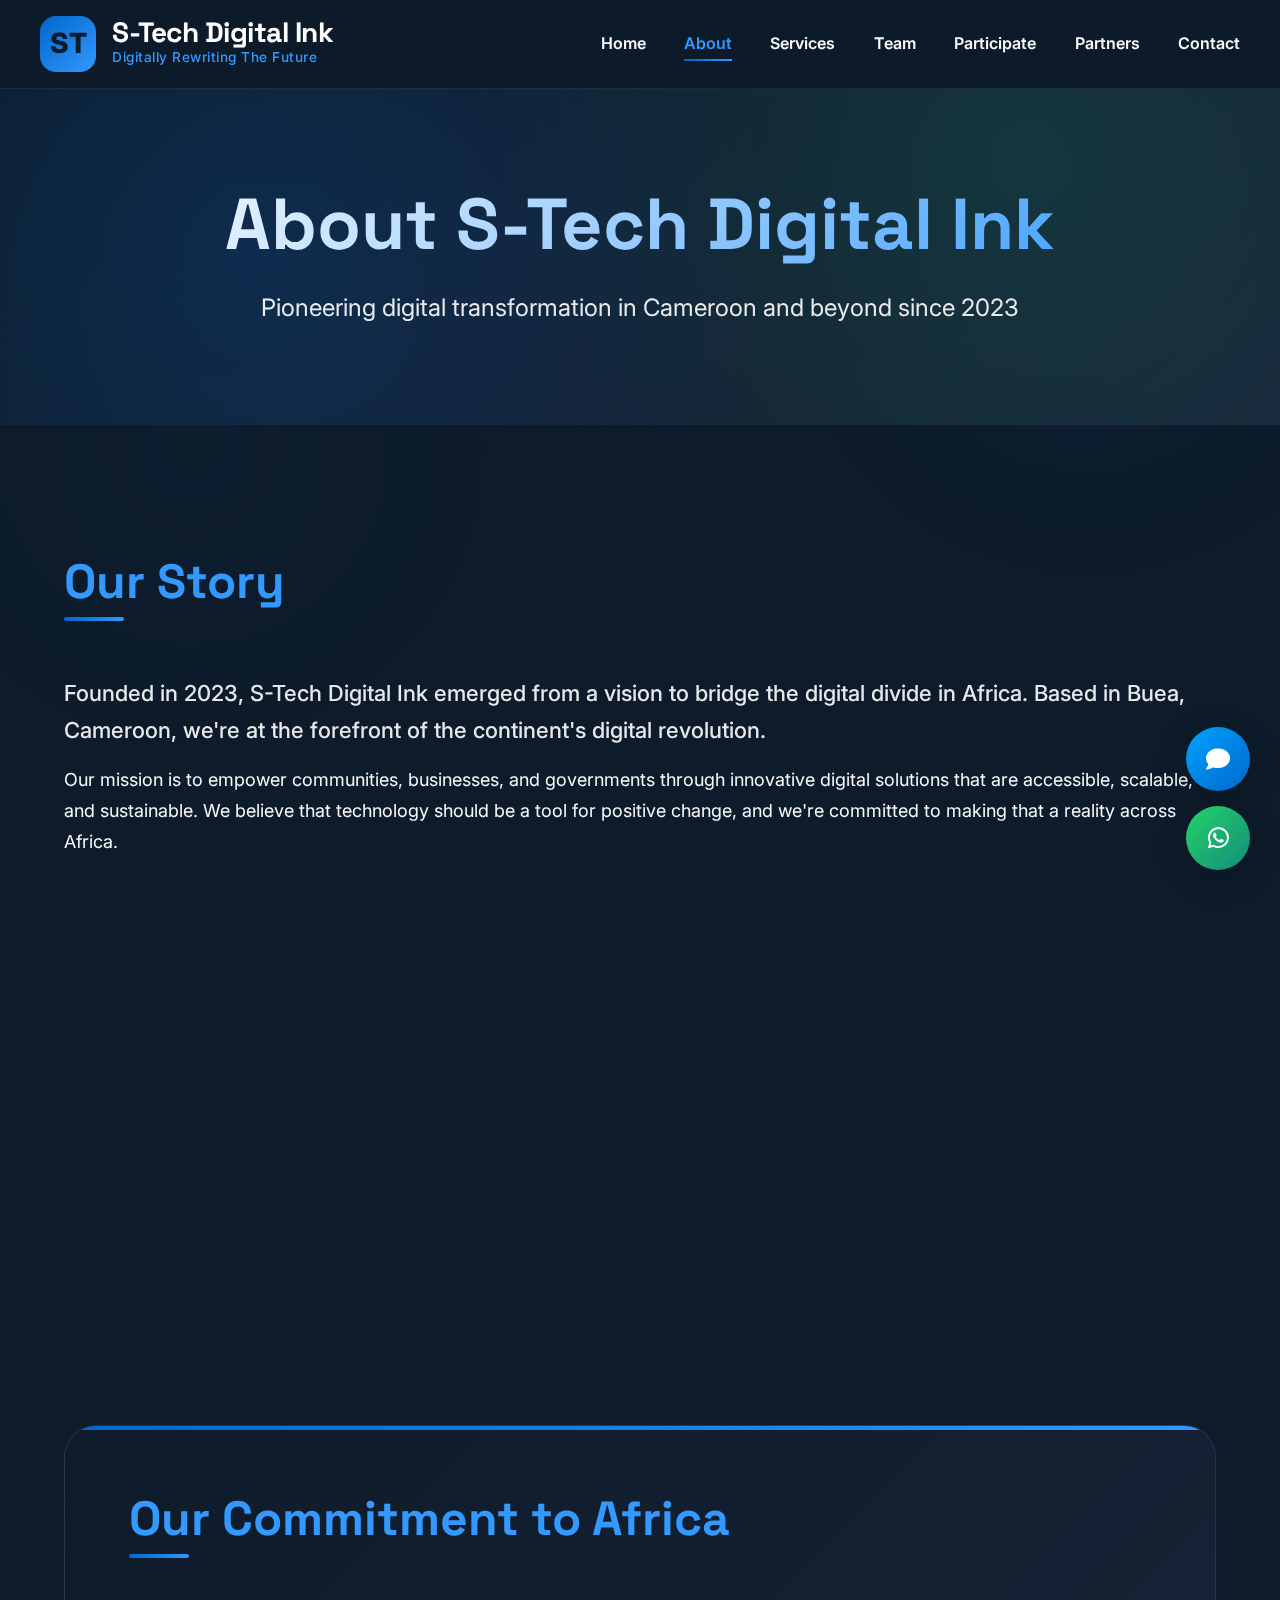
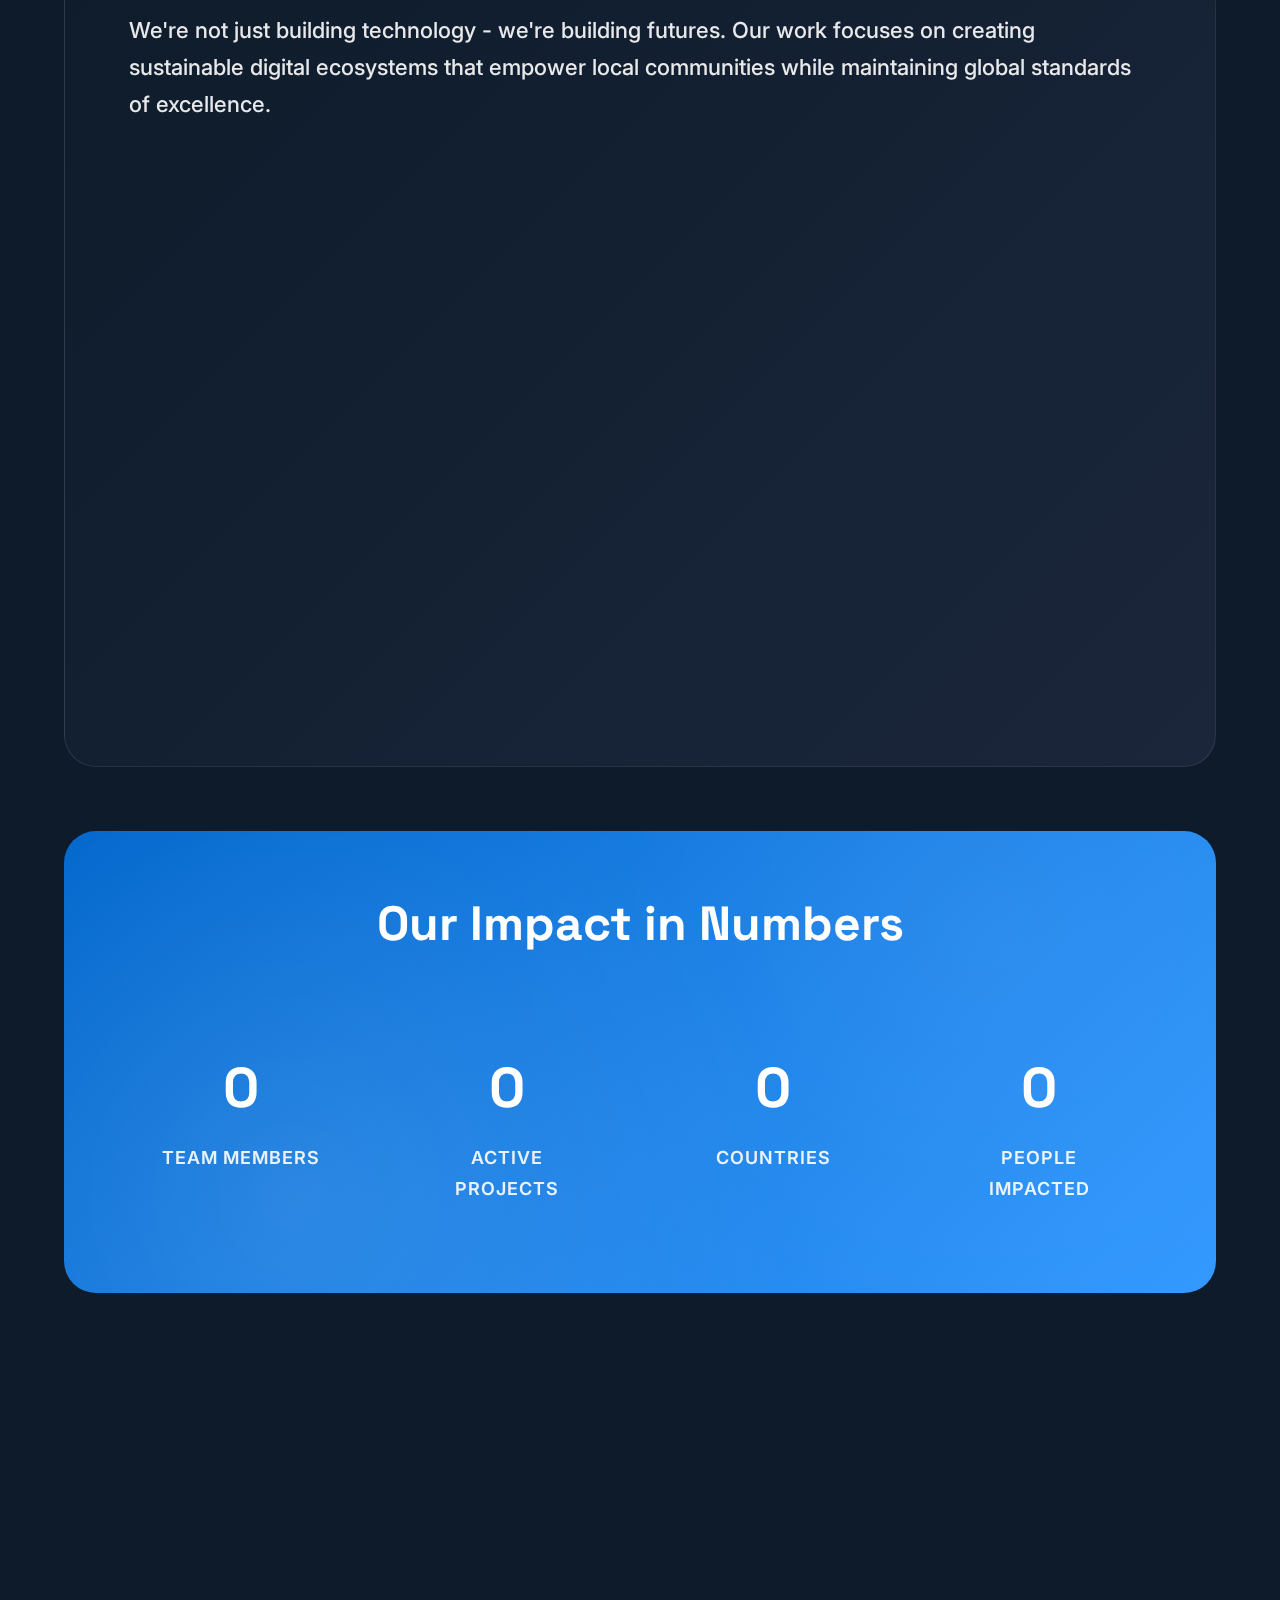
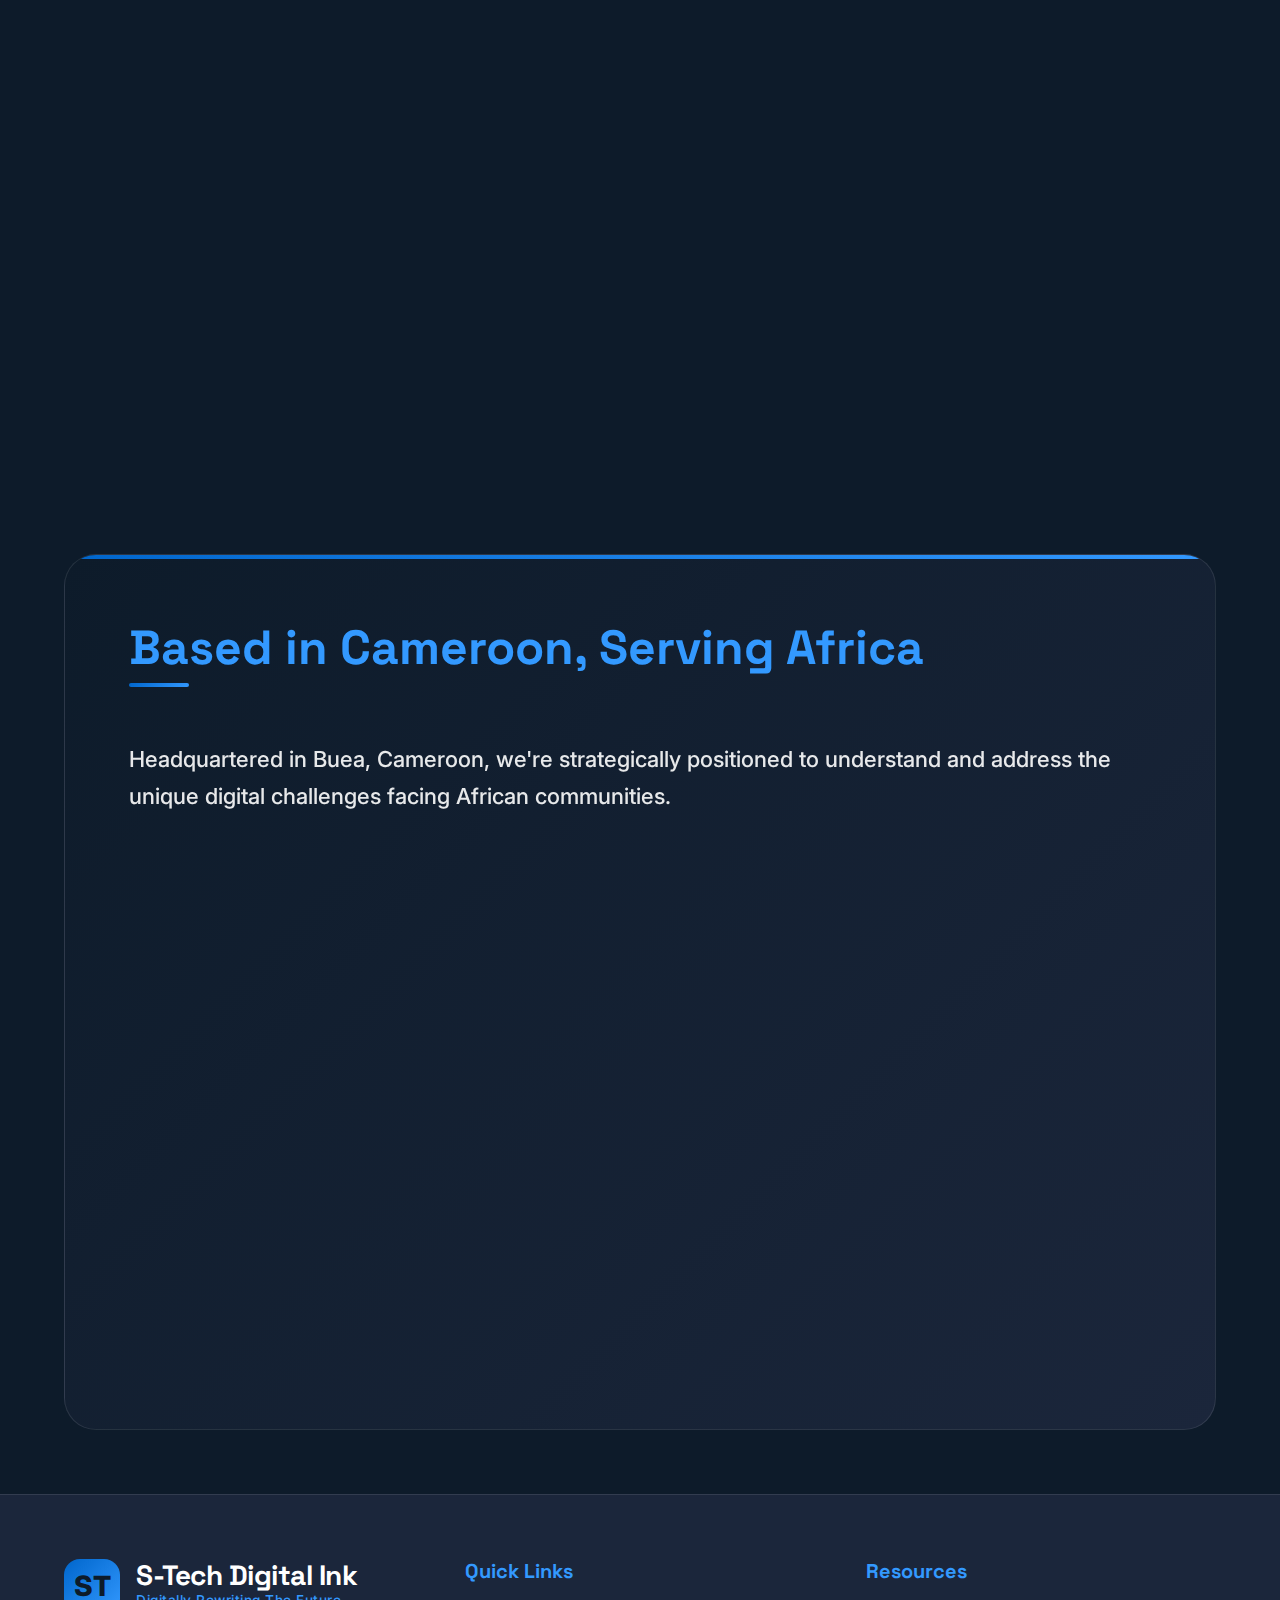
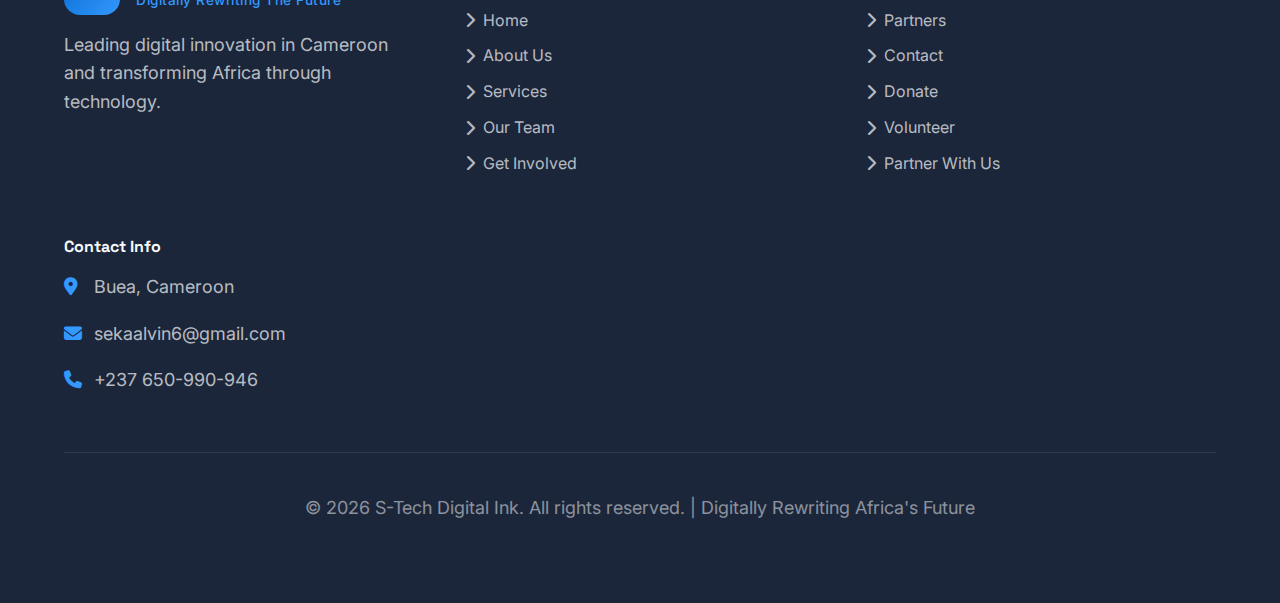
<file: about.html>
<!DOCTYPE html>
<html lang="en">
<head>
    <script async src="https://pagead2.googlesyndication.com/pagead/js/adsbygoogle.js?client=ca-pub-1176385262946045" crossorigin="anonymous"></script>
    <meta charset="UTF-8">
    <meta name="viewport" content="width=device-width, initial-scale=1.0, maximum-scale=5.0">
    <title>About Us | S-Tech Digital Ink | Digitally Rewriting Africa's Future</title>
    
    <!-- SEO Meta Tags -->
    <meta name="description" content="Learn about S-Tech Digital Ink - Cameroon's premier digital innovation startup. Our mission, vision, and journey of transforming Africa through technology.">
    <meta name="keywords" content="about S-Tech Digital Ink, Cameroon tech startup, digital transformation Africa, technology innovation, our mission, our vision">
    <meta name="author" content="S-Tech Digital Ink">
    <meta name="robots" content="index, follow">
    <meta property="og:title" content="About S-Tech Digital Ink | Digitally Rewriting Africa's Future">
    <meta property="og:description" content="Pioneering digital transformation in Cameroon and beyond since 2023">
    <meta property="og:type" content="website">
    
    <!-- Fonts & Icons -->
    <link rel="preconnect" href="https://fonts.googleapis.com">
    <link rel="preconnect" href="https://fonts.gstatic.com" crossorigin>
    <link href="https://fonts.googleapis.com/css2?family=Inter:wght@300;400;500;600;700;800;900&family=Space+Grotesk:wght@300;400;500;600;700&display=swap" rel="stylesheet">
    <link rel="stylesheet" href="https://cdnjs.cloudflare.com/ajax/libs/font-awesome/6.4.0/css/all.min.css">
    <link rel="stylesheet" href="https://cdnjs.cloudflare.com/ajax/libs/animate.css/4.1.1/animate.min.css">
    <link rel="icon" type="image/x-icon" href="data:image/svg+xml,<svg xmlns=%22http://www.w3.org/2000/svg%22 viewBox=%220 0 100 100%22><text y=%22.9em%22 font-size=%2290%22>⚡</text></svg>">
    
    <!-- LiveChat Integration -->
    <script>
        window.__lc = window.__lc || {};
        window.__lc.license = 19461508;
        window.__lc.integration_name = "manual_onboarding";
        window.__lc.product_name = "livechat";
        ;(function(n,t,c){function i(n){return e._h?e._h.apply(null,n):e._q.push(n)}var e={_q:[],_h:null,_v:"2.0",on:function(){i(["on",c.call(arguments)])},once:function(){i(["once",c.call(arguments)])},off:function(){i(["off",c.call(arguments)])},get:function(){if(!e._h)throw new Error("[LiveChatWidget] You can't use getters before load.");return i(["get",c.call(arguments)])},call:function(){i(["call",c.call(arguments)])},init:function(){var n=t.createElement("script");n.async=!0,n.type="text/javascript",n.src="https://cdn.livechatinc.com/tracking.js",t.head.appendChild(n)}};!n.__lc.asyncInit&&e.init(),n.LiveChatWidget=n.LiveChatWidget||e}(window,document,[].slice))
    </script>
    <noscript><a href="https://www.livechat.com/chat-with/19461508/" rel="nofollow">Chat with us</a>, powered by <a href="https://www.livechat.com/?welcome" rel="noopener nofollow" target="_blank">LiveChat</a></noscript>
    
    <style>
        /* ===== CSS VARIABLES & RESET ===== */
        :root {
            /* Professional Color Palette */
            --primary-dark: #0a2540;
            --primary: #1a365d;
            --primary-light: #2d4a8a;
            --secondary: #0066cc;
            --secondary-light: #3399ff;
            --accent: #00a86b;
            --accent-light: #33cc99;
            --dark: #0d1b2a;
            --dark-medium: #1b263b;
            --light: #f8f9fa;
            --light-gray: #e9ecef;
            --medium-gray: #6c757d;
            --success: #2ecc71;
            --warning: #f39c12;
            --danger: #e74c3c;
            --info: #3498db;
            
            /* Gradients */
            --gradient-primary: linear-gradient(135deg, var(--primary-dark) 0%, var(--primary) 50%, var(--primary-light) 100%);
            --gradient-secondary: linear-gradient(135deg, var(--secondary) 0%, var(--secondary-light) 100%);
            --gradient-accent: linear-gradient(135deg, var(--accent) 0%, var(--accent-light) 100%);
            --gradient-dark: linear-gradient(135deg, var(--dark) 0%, var(--dark-medium) 100%);
            
            /* Fonts */
            --font-primary: 'Inter', -apple-system, BlinkMacSystemFont, 'Segoe UI', sans-serif;
            --font-secondary: 'Space Grotesk', 'Inter', sans-serif;
            
            /* Spacing */
            --space-xs: 0.5rem;
            --space-sm: 1rem;
            --space-md: 1.5rem;
            --space-lg: 2.5rem;
            --space-xl: 4rem;
            --space-xxl: 6rem;
            
            /* Borders */
            --border-radius: 16px;
            --border-radius-lg: 24px;
            --border-radius-xl: 32px;
            
            /* Shadows */
            --shadow-sm: 0 2px 8px rgba(0, 0, 0, 0.1);
            --shadow-md: 0 4px 16px rgba(0, 0, 0, 0.15);
            --shadow-lg: 0 8px 32px rgba(0, 0, 0, 0.2);
            --shadow-xl: 0 16px 48px rgba(0, 0, 0, 0.25);
            
            /* Transitions */
            --transition-fast: 0.2s ease;
            --transition-normal: 0.3s ease;
            --transition-slow: 0.5s ease;
        }
        
        *, *::before, *::after {
            margin: 0;
            padding: 0;
            box-sizing: border-box;
        }
        
        html {
            font-size: 16px;
            scroll-behavior: smooth;
            -webkit-text-size-adjust: 100%;
            -webkit-tap-highlight-color: transparent;
        }
        
        body {
            font-family: var(--font-primary);
            background-color: var(--dark);
            color: var(--light);
            line-height: 1.7;
            min-height: 100vh;
            overflow-x: hidden;
            -webkit-font-smoothing: antialiased;
            -moz-osx-font-smoothing: grayscale;
        }
        
        /* Background Pattern */
        body::before {
            content: '';
            position: fixed;
            top: 0;
            left: 0;
            width: 100%;
            height: 100%;
            background-image: 
                radial-gradient(circle at 15% 50%, rgba(26, 54, 93, 0.1) 0%, transparent 25%),
                radial-gradient(circle at 85% 30%, rgba(0, 102, 204, 0.05) 0%, transparent 25%);
            z-index: -2;
            pointer-events: none;
        }
        
        /* Custom Scrollbar */
        ::-webkit-scrollbar {
            width: 10px;
        }
        
        ::-webkit-scrollbar-track {
            background: var(--dark);
        }
        
        ::-webkit-scrollbar-thumb {
            background: var(--secondary);
            border-radius: 5px;
        }
        
        ::-webkit-scrollbar-thumb:hover {
            background: var(--secondary-light);
        }
        
        /* ===== CONTAINER SYSTEM ===== */
        .container {
            width: 100%;
            max-width: 1200px;
            margin: 0 auto;
            padding: 0 var(--space-md);
        }
        
        @media (min-width: 1400px) {
            .container {
                max-width: 1320px;
            }
        }
        
        /* ===== TYPOGRAPHY ===== */
        h1, h2, h3, h4, h5, h6 {
            font-family: var(--font-secondary);
            font-weight: 700;
            line-height: 1.2;
            margin-bottom: var(--space-sm);
        }
        
        h1 {
            font-size: clamp(2.5rem, 5vw, 4rem);
        }
        
        h2 {
            font-size: clamp(2rem, 4vw, 3rem);
        }
        
        h3 {
            font-size: clamp(1.5rem, 3vw, 2rem);
        }
        
        p {
            margin-bottom: var(--space-sm);
            font-size: clamp(1rem, 2vw, 1.125rem);
        }
        
        .lead {
            font-size: clamp(1.125rem, 2.5vw, 1.375rem);
            font-weight: 500;
            color: rgba(255, 255, 255, 0.9);
        }
        
        /* ===== HEADER ===== */
        .main-header {
            background: rgba(13, 27, 42, 0.98);
            backdrop-filter: blur(20px);
            -webkit-backdrop-filter: blur(20px);
            border-bottom: 1px solid rgba(255, 255, 255, 0.08);
            position: sticky;
            top: 0;
            z-index: 1000;
            transition: all var(--transition-normal);
        }
        
        .main-header.scrolled {
            background: rgba(13, 27, 42, 0.95);
            box-shadow: var(--shadow-lg);
        }
        
        .header-container {
            display: flex;
            justify-content: space-between;
            align-items: center;
            padding: var(--space-sm) 0;
            min-height: 80px;
        }
        
        .logo {
            display: flex;
            align-items: center;
            gap: var(--space-sm);
            text-decoration: none;
            transition: transform var(--transition-fast);
        }
        
        .logo:hover {
            transform: scale(1.02);
        }
        
        .logo-icon {
            width: 56px;
            height: 56px;
            background: var(--gradient-secondary);
            border-radius: var(--border-radius);
            display: flex;
            align-items: center;
            justify-content: center;
            font-size: 1.75rem;
            font-weight: 800;
            color: var(--dark);
            flex-shrink: 0;
        }
        
        .logo-text {
            display: flex;
            flex-direction: column;
        }
        
        .logo-main {
            font-family: var(--font-secondary);
            font-size: clamp(1.25rem, 3vw, 1.75rem);
            font-weight: 800;
            color: white;
            line-height: 1;
            letter-spacing: -0.5px;
        }
        
        .logo-tagline {
            font-size: clamp(0.7rem, 1.5vw, 0.85rem);
            color: var(--secondary-light);
            font-weight: 500;
            letter-spacing: 0.5px;
        }
        
        /* ===== NAVIGATION ===== */
        .nav-menu {
            display: flex;
            align-items: center;
            gap: var(--space-lg);
        }
        
        .nav-links {
            display: flex;
            gap: clamp(var(--space-md), 3vw, var(--space-lg));
            list-style: none;
        }
        
        .nav-link {
            color: var(--light);
            text-decoration: none;
            font-weight: 600;
            font-size: clamp(0.9rem, 1.5vw, 1rem);
            padding: var(--space-xs) 0;
            position: relative;
            transition: color var(--transition-fast);
            white-space: nowrap;
        }
        
        .nav-link::after {
            content: '';
            position: absolute;
            bottom: 0;
            left: 0;
            width: 0;
            height: 2px;
            background: var(--gradient-secondary);
            transition: width var(--transition-normal);
        }
        
        .nav-link:hover {
            color: var(--secondary-light);
        }
        
        .nav-link:hover::after {
            width: 100%;
        }
        
        .nav-link.current-page {
            color: var(--secondary-light);
        }
        
        .nav-link.current-page::after {
            width: 100%;
        }
        
        /* Mobile Menu Toggle */
        .mobile-toggle {
            display: none;
            background: none;
            border: none;
            color: white;
            font-size: 1.75rem;
            cursor: pointer;
            width: 48px;
            height: 48px;
            border-radius: var(--border-radius);
            transition: all var(--transition-fast);
            position: relative;
            z-index: 1001;
        }
        
        .mobile-toggle:hover {
            background: rgba(255, 255, 255, 0.1);
        }
        
        .mobile-toggle.active {
            transform: rotate(90deg);
        }
        
        /* ===== HERO SECTION ===== */
        .page-hero {
            background: var(--gradient-dark);
            position: relative;
            overflow: hidden;
            padding: var(--space-xxl) 0;
            margin-bottom: var(--space-xl);
        }
        
        .page-hero::before {
            content: '';
            position: absolute;
            top: 0;
            left: 0;
            right: 0;
            bottom: 0;
            background: 
                radial-gradient(circle at 20% 50%, rgba(0, 102, 204, 0.2) 0%, transparent 50%),
                radial-gradient(circle at 80% 20%, rgba(0, 168, 107, 0.15) 0%, transparent 50%);
            z-index: 0;
        }
        
        .page-hero .container {
            position: relative;
            z-index: 1;
            text-align: center;
        }
        
        .page-hero h1 {
            font-size: clamp(2.5rem, 6vw, 4.5rem);
            margin-bottom: var(--space-md);
            background: linear-gradient(135deg, #fff 0%, var(--secondary-light) 100%);
            -webkit-background-clip: text;
            -webkit-text-fill-color: transparent;
            background-clip: text;
            line-height: 1.1;
        }
        
        .hero-subtitle {
            font-size: clamp(1.125rem, 3vw, 1.5rem);
            color: rgba(255, 255, 255, 0.9);
            max-width: 800px;
            margin: 0 auto;
            font-weight: 400;
        }
        
        /* ===== CONTENT SECTIONS ===== */
        .content-section {
            padding: var(--space-xl) 0;
            position: relative;
        }
        
        .content-section:nth-child(even) {
            background: rgba(255, 255, 255, 0.02);
        }
        
        .section-title {
            font-size: clamp(2rem, 4vw, 3rem);
            margin-bottom: var(--space-xl);
            color: var(--secondary-light);
            position: relative;
            display: inline-block;
        }
        
        .section-title::after {
            content: '';
            position: absolute;
            bottom: -10px;
            left: 0;
            width: 60px;
            height: 4px;
            background: var(--gradient-secondary);
            border-radius: 2px;
        }
        
        /* ===== GRID SYSTEM ===== */
        .about-grid {
            display: grid;
            grid-template-columns: repeat(auto-fit, minmax(min(100%, 350px), 1fr));
            gap: var(--space-lg);
            margin-top: var(--space-lg);
        }
        
        /* ===== CARDS ===== */
        .about-card {
            background: rgba(255, 255, 255, 0.03);
            border-radius: var(--border-radius-lg);
            padding: var(--space-lg);
            border: 1px solid rgba(255, 255, 255, 0.08);
            transition: all var(--transition-normal);
            height: 100%;
            display: flex;
            flex-direction: column;
            backdrop-filter: blur(10px);
            -webkit-backdrop-filter: blur(10px);
        }
        
        .about-card:hover {
            transform: translateY(-10px);
            border-color: var(--secondary);
            box-shadow: var(--shadow-xl);
            background: rgba(255, 255, 255, 0.05);
        }
        
        .card-icon {
            width: 80px;
            height: 80px;
            background: var(--gradient-secondary);
            border-radius: var(--border-radius);
            display: flex;
            align-items: center;
            justify-content: center;
            font-size: 2rem;
            color: var(--dark);
            margin-bottom: var(--space-md);
            flex-shrink: 0;
        }
        
        .about-card h3 {
            margin-bottom: var(--space-sm);
            font-size: clamp(1.25rem, 2vw, 1.5rem);
        }
        
        .about-card p {
            color: rgba(255, 255, 255, 0.8);
        }
        
        /* Mission Section */
        .mission-section {
            background: var(--gradient-dark);
            border-radius: var(--border-radius-xl);
            padding: var(--space-xl);
            margin: var(--space-xl) 0;
            border: 1px solid rgba(255, 255, 255, 0.1);
            position: relative;
            overflow: hidden;
        }
        
        .mission-section::before {
            content: '';
            position: absolute;
            top: 0;
            left: 0;
            right: 0;
            height: 4px;
            background: var(--gradient-secondary);
        }
        
        /* ===== STATS SECTION ===== */
        .stats-section {
            background: var(--gradient-secondary);
            border-radius: var(--border-radius-xl);
            padding: var(--space-xl);
            margin: var(--space-xl) 0;
            position: relative;
            overflow: hidden;
        }
        
        .stats-section::before {
            content: '';
            position: absolute;
            top: 0;
            left: 0;
            right: 0;
            bottom: 0;
            background: 
                radial-gradient(circle at 20% 80%, rgba(255, 255, 255, 0.1) 0%, transparent 50%),
                radial-gradient(circle at 80% 20%, rgba(255, 255, 255, 0.05) 0%, transparent 50%);
        }
        
        .stats-section h2 {
            color: white;
            text-align: center;
            margin-bottom: var(--space-xl);
            position: relative;
        }
        
        .stats-grid {
            display: grid;
            grid-template-columns: repeat(auto-fit, minmax(min(100%, 200px), 1fr));
            gap: var(--space-lg);
            text-align: center;
            position: relative;
        }
        
        .stat-item {
            padding: var(--space-md);
        }
        
        .stat-number {
            font-size: clamp(2.5rem, 5vw, 3.5rem);
            font-weight: 800;
            color: white;
            margin-bottom: var(--space-xs);
            font-family: var(--font-secondary);
        }
        
        .stat-label {
            font-size: clamp(0.9rem, 1.5vw, 1.125rem);
            color: rgba(255, 255, 255, 0.9);
            text-transform: uppercase;
            letter-spacing: 1px;
            font-weight: 600;
        }
        
        /* ===== FOOTER ===== */
        .main-footer {
            background: var(--dark-medium);
            padding: var(--space-xl) 0;
            border-top: 1px solid rgba(255, 255, 255, 0.1);
            margin-top: var(--space-xl);
        }
        
        .footer-content {
            display: grid;
            grid-template-columns: repeat(auto-fit, minmax(min(100%, 250px), 1fr));
            gap: clamp(var(--space-lg), 4vw, var(--space-xl));
        }
        
        .footer-logo .logo {
            margin-bottom: var(--space-sm);
        }
        
        .footer-logo p {
            color: rgba(255, 255, 255, 0.7);
            line-height: 1.6;
        }
        
        .footer-links h4 {
            font-size: 1.25rem;
            margin-bottom: var(--space-md);
            color: var(--secondary-light);
        }
        
        .footer-links ul {
            list-style: none;
        }
        
        .footer-links li {
            margin-bottom: var(--space-xs);
        }
        
        .footer-links a {
            color: rgba(255, 255, 255, 0.7);
            text-decoration: none;
            transition: all var(--transition-fast);
            display: inline-flex;
            align-items: center;
            gap: 8px;
        }
        
        .footer-links a:hover {
            color: var(--secondary-light);
            transform: translateX(5px);
        }
        
        .footer-contact p {
            display: flex;
            align-items: center;
            gap: 10px;
            color: rgba(255, 255, 255, 0.7);
            margin-bottom: var(--space-sm);
        }
        
        .footer-contact i {
            color: var(--secondary-light);
            width: 20px;
        }
        
        .footer-bottom {
            text-align: center;
            padding-top: var(--space-lg);
            margin-top: var(--space-lg);
            border-top: 1px solid rgba(255, 255, 255, 0.1);
            color: rgba(255, 255, 255, 0.5);
            font-size: 0.9rem;
        }
        
        /* ===== COMMUNICATION BUTTONS ===== */
        .com-buttons {
            position: fixed;
            bottom: clamp(20px, 4vw, 30px);
            right: clamp(20px, 4vw, 30px);
            display: flex;
            flex-direction: column;
            gap: 15px;
            z-index: 999;
        }
        
        .com-btn {
            width: clamp(56px, 8vw, 64px);
            height: clamp(56px, 8vw, 64px);
            border-radius: 50%;
            display: flex;
            align-items: center;
            justify-content: center;
            color: white;
            text-decoration: none;
            font-size: clamp(1.25rem, 2vw, 1.5rem);
            box-shadow: var(--shadow-lg);
            transition: all var(--transition-normal);
            position: relative;
            border: none;
            cursor: pointer;
        }
        
        .com-btn:hover {
            transform: scale(1.1) translateY(-5px);
            box-shadow: var(--shadow-xl);
        }
        
        .whatsapp-btn {
            background: linear-gradient(135deg, #25D366, #128C7E);
        }
        
        .livechat-btn {
            background: linear-gradient(135deg, #00A4FF, #0066CC);
        }
        
        .btn-tooltip {
            position: absolute;
            right: 70px;
            background: rgba(13, 27, 42, 0.95);
            color: white;
            padding: 10px 15px;
            border-radius: 8px;
            font-size: 0.875rem;
            white-space: nowrap;
            opacity: 0;
            visibility: hidden;
            transition: all var(--transition-normal);
            backdrop-filter: blur(10px);
            border: 1px solid rgba(255, 255, 255, 0.1);
            pointer-events: none;
        }
        
        .com-btn:hover .btn-tooltip {
            opacity: 1;
            visibility: visible;
            right: 75px;
        }
        
        /* ===== RESPONSIVE BREAKPOINTS ===== */
        
        /* Tablet and below */
        @media (max-width: 991px) {
            .header-container {
                padding: var(--space-sm) var(--space-md);
            }
            
            .mobile-toggle {
                display: flex;
                align-items: center;
                justify-content: center;
            }
            
            .nav-menu {
                position: fixed;
                top: 0;
                right: -100%;
                width: 100%;
                max-width: 400px;
                height: 100vh;
                background: var(--dark);
                flex-direction: column;
                padding: var(--space-xl);
                transition: right var(--transition-normal);
                box-shadow: -5px 0 30px rgba(0, 0, 0, 0.3);
                overflow-y: auto;
                z-index: 1000;
                border-left: 1px solid rgba(255, 255, 255, 0.1);
            }
            
            .nav-menu.active {
                right: 0;
            }
            
            .nav-links {
                flex-direction: column;
                gap: var(--space-md);
                width: 100%;
            }
            
            .nav-link {
                font-size: 1.125rem;
                padding: var(--space-sm) 0;
                width: 100%;
                display: block;
            }
            
            .page-hero {
                padding: var(--space-xl) 0;
            }
            
            .mission-section,
            .stats-section {
                padding: var(--space-lg);
                border-radius: var(--border-radius-lg);
            }
            
            .content-section {
                padding: var(--space-lg) 0;
            }
        }
        
        /* Mobile */
        @media (max-width: 767px) {
            :root {
                --space-xl: 3rem;
                --space-lg: 2rem;
            }
            
            .container {
                padding: 0 var(--space-sm);
            }
            
            .header-container {
                min-height: 70px;
            }
            
            .logo-icon {
                width: 48px;
                height: 48px;
                font-size: 1.5rem;
            }
            
            .nav-menu {
                padding: var(--space-lg) var(--space-md);
            }
            
            .page-hero {
                padding: var(--space-lg) 0;
                margin-bottom: var(--space-lg);
            }
            
            .mission-section,
            .stats-section {
                padding: var(--space-md);
                border-radius: var(--border-radius);
            }
            
            .about-card {
                padding: var(--space-md);
            }
            
            .card-icon {
                width: 64px;
                height: 64px;
                font-size: 1.75rem;
            }
            
            .footer-content {
                grid-template-columns: 1fr;
                gap: var(--space-lg);
            }
            
            .footer-links {
                margin-bottom: var(--space-md);
            }
            
            .com-buttons {
                flex-direction: row;
                bottom: clamp(15px, 3vw, 20px);
                right: 50%;
                transform: translateX(50%);
                gap: 20px;
            }
            
            .btn-tooltip {
                display: none;
            }
        }
        
        /* Small Mobile */
        @media (max-width: 480px) {
            :root {
                --space-xl: 2.5rem;
                --space-lg: 1.5rem;
                --space-md: 1rem;
            }
            
            .logo {
                gap: var(--space-xs);
            }
            
            .logo-icon {
                width: 40px;
                height: 40px;
                font-size: 1.25rem;
            }
            
            .logo-main {
                font-size: 1.125rem;
            }
            
            .logo-tagline {
                font-size: 0.7rem;
            }
            
            .page-hero h1 {
                font-size: 2rem;
            }
            
            .hero-subtitle {
                font-size: 1.125rem;
            }
            
            .section-title {
                font-size: 1.75rem;
            }
            
            .stat-grid {
                grid-template-columns: repeat(2, 1fr);
                gap: var(--space-md);
            }
            
            .about-grid {
                grid-template-columns: 1fr;
                gap: var(--space-md);
            }
            
            .com-btn {
                width: 52px;
                height: 52px;
                font-size: 1.25rem;
            }
        }
        
        /* Touch device optimizations */
        @media (hover: none) and (pointer: coarse) {
            .nav-link:hover::after {
                width: 0;
            }
            
            .nav-link.current-page::after {
                width: 100%;
            }
            
            .about-card:hover {
                transform: none;
                border-color: rgba(255, 255, 255, 0.08);
            }
            
            .com-btn:hover {
                transform: none;
            }
            
            .btn-tooltip {
                display: none;
            }
        }
        
        /* High-resolution screens */
        @media (min-resolution: 192dpi) {
            body {
                -webkit-font-smoothing: subpixel-antialiased;
            }
        }
        
        /* Print styles */
        @media print {
            .main-header,
            .com-buttons,
            .mobile-toggle,
            .nav-menu,
            .footer-bottom {
                display: none;
            }
            
            body {
                background: white;
                color: black;
            }
            
            .page-hero {
                background: none;
                color: black;
            }
            
            .page-hero h1 {
                background: none;
                -webkit-text-fill-color: black;
                color: black;
            }
        }
    </style>
</head>
<body>
    <!-- Header -->
    <header class="main-header">
        <div class="container header-container">
            <a href="index.html" class="logo">
                <div class="logo-icon">ST</div>
                <div class="logo-text">
                    <div class="logo-main">S-Tech Digital Ink</div>
                    <div class="logo-tagline">Digitally Rewriting The Future</div>
                </div>
            </a>
            
            <button class="mobile-toggle" id="mobileToggle" aria-label="Toggle navigation menu">
                <i class="fas fa-bars"></i>
            </button>
            
            <nav class="nav-menu" id="navMenu" aria-label="Main navigation">
                <ul class="nav-links">
                    <li><a href="index.html" class="nav-link">Home</a></li>
                    <li><a href="about.html" class="nav-link current-page">About</a></li>
                    <li><a href="services.html" class="nav-link">Services</a></li>
                    <li><a href="team.html" class="nav-link">Team</a></li>
                    <li><a href="participate.html" class="nav-link">Participate</a></li>
                    <li><a href="partners.html" class="nav-link">Partners</a></li>
                    <li><a href="contact.html" class="nav-link">Contact</a></li>
                </ul>
            </nav>
        </div>
    </header>

    <!-- Hero Section -->
    <section class="page-hero" aria-label="About page hero">
        <div class="container">
            <h1 class="animate__animated animate__fadeInDown">About S-Tech Digital Ink</h1>
            <p class="hero-subtitle animate__animated animate__fadeInUp animate__delay-1s">
                Pioneering digital transformation in Cameroon and beyond since 2023
            </p>
        </div>
    </section>

    <!-- Main Content -->
    <main class="container">
        <!-- Our Story -->
        <section class="content-section animate__animated animate__fadeIn" aria-labelledby="our-story">
            <h2 class="section-title" id="our-story">Our Story</h2>
            <p class="lead">Founded in 2023, S-Tech Digital Ink emerged from a vision to bridge the digital divide in Africa. Based in Buea, Cameroon, we're at the forefront of the continent's digital revolution.</p>
            
            <p>Our mission is to empower communities, businesses, and governments through innovative digital solutions that are accessible, scalable, and sustainable. We believe that technology should be a tool for positive change, and we're committed to making that a reality across Africa.</p>
            
            <div class="about-grid">
                <div class="about-card">
                    <div class="card-icon">
                        <i class="fas fa-bullseye" aria-hidden="true"></i>
                    </div>
                    <h3>Our Vision</h3>
                    <p>To become Africa's leading digital innovation hub by 2030, transforming how communities access and utilize technology for sustainable development.</p>
                </div>
                
                <div class="about-card">
                    <div class="card-icon">
                        <i class="fas fa-handshake" aria-hidden="true"></i>
                    </div>
                    <h3>Our Mission</h3>
                    <p>Democratize access to digital tools and knowledge across Africa, empowering individuals and organizations to thrive in the digital economy.</p>
                </div>
                
                <div class="about-card">
                    <div class="card-icon">
                        <i class="fas fa-star" aria-hidden="true"></i>
                    </div>
                    <h3>Our Values</h3>
                    <p>Innovation, Integrity, Inclusivity, and Impact - the four pillars that guide every decision we make and every solution we create.</p>
                </div>
            </div>
        </section>

        <!-- Mission & Vision Details -->
        <section class="mission-section animate__animated animate__fadeIn" aria-labelledby="our-commitment">
            <h2 class="section-title" id="our-commitment">Our Commitment to Africa</h2>
            <p class="lead">We're not just building technology - we're building futures. Our work focuses on creating sustainable digital ecosystems that empower local communities while maintaining global standards of excellence.</p>
            
            <div class="about-grid">
                <div class="about-card">
                    <h3><span aria-hidden="true">🌍</span> Local Focus, Global Standards</h3>
                    <p>While our roots are in Cameroon, our solutions meet international standards of quality, security, and innovation.</p>
                </div>
                
                <div class="about-card">
                    <h3><span aria-hidden="true">💡</span> Innovation with Purpose</h3>
                    <p>Every project we undertake serves a clear purpose: to solve real problems and create tangible value for our communities.</p>
                </div>
                
                <div class="about-card">
                    <h3><span aria-hidden="true">🤝</span> Community-Driven Development</h3>
                    <p>We work with local communities to understand their needs and co-create solutions that truly make a difference.</p>
                </div>
            </div>
        </section>

        <!-- Our Impact Stats -->
        <section class="stats-section animate__animated animate__fadeIn" aria-labelledby="our-impact">
            <h2 id="our-impact">Our Impact in Numbers</h2>
            <div class="stats-grid">
                <div class="stat-item">
                    <div class="stat-number" data-count="24">0</div>
                    <div class="stat-label">Team Members</div>
                </div>
                <div class="stat-item">
                    <div class="stat-number" data-count="15">0</div>
                    <div class="stat-label">Active Projects</div>
                </div>
                <div class="stat-item">
                    <div class="stat-number" data-count="3">0</div>
                    <div class="stat-label">Countries</div>
                </div>
                <div class="stat-item">
                    <div class="stat-number" data-count="500">0</div>
                    <div class="stat-label">People Impacted</div>
                </div>
            </div>
        </section>

        <!-- Our Approach -->
        <section class="content-section animate__animated animate__fadeIn" aria-labelledby="our-approach">
            <h2 class="section-title" id="our-approach">Our Approach</h2>
            <p class="lead">We combine cutting-edge technology with deep local understanding to create solutions that are both innovative and practical.</p>
            
            <div class="about-grid">
                <div class="about-card">
                    <div class="card-icon">
                        <i class="fas fa-lightbulb" aria-hidden="true"></i>
                    </div>
                    <h3>Research & Discovery</h3>
                    <p>Understanding local challenges through extensive research and community engagement before developing solutions.</p>
                </div>
                
                <div class="about-card">
                    <div class="card-icon">
                        <i class="fas fa-code" aria-hidden="true"></i>
                    </div>
                    <h3>Solution Development</h3>
                    <p>Building scalable, secure, and user-friendly digital solutions using the latest technologies and best practices.</p>
                </div>
                
                <div class="about-card">
                    <div class="card-icon">
                        <i class="fas fa-chart-line" aria-hidden="true"></i>
                    </div>
                    <h3>Impact Measurement</h3>
                    <p>Tracking and analyzing the real-world impact of our solutions to ensure continuous improvement and maximum value.</p>
                </div>
            </div>
        </section>

        <!-- Location -->
        <section class="mission-section animate__animated animate__fadeIn" aria-labelledby="our-location">
            <h2 class="section-title" id="our-location">Based in Cameroon, Serving Africa</h2>
            <p class="lead">Headquartered in Buea, Cameroon, we're strategically positioned to understand and address the unique digital challenges facing African communities.</p>
            
            <div class="about-grid">
                <div class="about-card">
                    <h3><span aria-hidden="true">📍</span> Local Understanding</h3>
                    <p>Deep understanding of African markets, cultures, and technological infrastructure.</p>
                </div>
                
                <div class="about-card">
                    <h3><span aria-hidden="true">🌐</span> Regional Expertise</h3>
                    <p>Experience working across multiple African countries and understanding regional differences.</p>
                </div>
                
                <div class="about-card">
                    <h3><span aria-hidden="true">🚀</span> Growth Potential</h3>
                    <p>Positioned in one of Africa's fastest-growing tech hubs with access to emerging talent and opportunities.</p>
                </div>
            </div>
        </section>
    </main>

    <!-- Footer -->
    <footer class="main-footer" aria-label="Footer">
        <div class="container">
            <div class="footer-content">
                <div class="footer-logo">
                    <a href="index.html" class="logo">
                        <div class="logo-icon">ST</div>
                        <div class="logo-text">
                            <div class="logo-main">S-Tech Digital Ink</div>
                            <div class="logo-tagline">Digitally Rewriting The Future</div>
                        </div>
                    </a>
                    <p>Leading digital innovation in Cameroon and transforming Africa through technology.</p>
                </div>
                
                <div class="footer-links">
                    <h4>Quick Links</h4>
                    <ul>
                        <li><a href="index.html"><i class="fas fa-chevron-right" aria-hidden="true"></i> Home</a></li>
                        <li><a href="about.html"><i class="fas fa-chevron-right" aria-hidden="true"></i> About Us</a></li>
                        <li><a href="services.html"><i class="fas fa-chevron-right" aria-hidden="true"></i> Services</a></li>
                        <li><a href="team.html"><i class="fas fa-chevron-right" aria-hidden="true"></i> Our Team</a></li>
                        <li><a href="participate.html"><i class="fas fa-chevron-right" aria-hidden="true"></i> Get Involved</a></li>
                    </ul>
                </div>
                
                <div class="footer-links">
                    <h4>Resources</h4>
                    <ul>
                        <li><a href="partners.html"><i class="fas fa-chevron-right" aria-hidden="true"></i> Partners</a></li>
                        <li><a href="contact.html"><i class="fas fa-chevron-right" aria-hidden="true"></i> Contact</a></li>
                        <li><a href="participate.html#donate"><i class="fas fa-chevron-right" aria-hidden="true"></i> Donate</a></li>
                        <li><a href="participate.html#volunteer"><i class="fas fa-chevron-right" aria-hidden="true"></i> Volunteer</a></li>
                        <li><a href="participate.html#partner"><i class="fas fa-chevron-right" aria-hidden="true"></i> Partner With Us</a></li>
                    </ul>
                </div>
                
                <div class="footer-contact">
                    <h4>Contact Info</h4>
                    <p><i class="fas fa-map-marker-alt" aria-hidden="true"></i> Buea, Cameroon</p>
                    <p><i class="fas fa-envelope" aria-hidden="true"></i> sekaalvin6@gmail.com</p>
                    <p><i class="fas fa-phone" aria-hidden="true"></i> +237 650-990-946</p>
                </div>
            </div>
            
            <div class="footer-bottom">
                <p>&copy; <span id="currentYear">2024</span> S-Tech Digital Ink. All rights reserved. | Digitally Rewriting Africa's Future</p>
            </div>
        </div>
    </footer>

    <!-- Communication Buttons -->
    <div class="com-buttons">
        <button class="com-btn livechat-btn" id="livechatBtn" aria-label="Open Live Chat">
            <i class="fas fa-comment" aria-hidden="true"></i>
            <span class="btn-tooltip">Live Chat Support</span>
        </button>
        
        <a href="https://wa.me/+237650990946?text=Hello%20S-Tech%20Digital%20Ink!%20I%20would%20like%20to%20learn%20more%20about%20your%20company." 
           class="com-btn whatsapp-btn" 
           target="_blank"
           rel="noopener noreferrer"
           aria-label="Chat on WhatsApp">
            <i class="fab fa-whatsapp" aria-hidden="true"></i>
            <span class="btn-tooltip">WhatsApp Chat</span>
        </a>
    </div>

    <script>
        // Set current year in footer
        document.getElementById('currentYear').textContent = new Date().getFullYear();

        // Mobile Navigation Toggle
        const mobileToggle = document.getElementById('mobileToggle');
        const navMenu = document.getElementById('navMenu');
        
        mobileToggle.addEventListener('click', function() {
            navMenu.classList.toggle('active');
            this.classList.toggle('active');
            this.setAttribute('aria-expanded', navMenu.classList.contains('active'));
            this.innerHTML = navMenu.classList.contains('active') 
                ? '<i class="fas fa-times" aria-hidden="true"></i>' 
                : '<i class="fas fa-bars" aria-hidden="true"></i>';
        });

        // Close mobile menu when clicking links
        document.querySelectorAll('.nav-link').forEach(link => {
            link.addEventListener('click', () => {
                if (navMenu.classList.contains('active')) {
                    navMenu.classList.remove('active');
                    mobileToggle.classList.remove('active');
                    mobileToggle.setAttribute('aria-expanded', false);
                    mobileToggle.innerHTML = '<i class="fas fa-bars" aria-hidden="true"></i>';
                }
            });
        });

        // Close mobile menu when clicking outside
        document.addEventListener('click', (e) => {
            if (!navMenu.contains(e.target) && !mobileToggle.contains(e.target) && navMenu.classList.contains('active')) {
                navMenu.classList.remove('active');
                mobileToggle.classList.remove('active');
                mobileToggle.setAttribute('aria-expanded', false);
                mobileToggle.innerHTML = '<i class="fas fa-bars" aria-hidden="true"></i>';
            }
        });

        // Header scroll effect
        const header = document.querySelector('.main-header');
        window.addEventListener('scroll', () => {
            if (window.scrollY > 100) {
                header.classList.add('scrolled');
            } else {
                header.classList.remove('scrolled');
            }
        });

        // LiveChat Button
        document.getElementById('livechatBtn').addEventListener('click', function() {
            if (window.LiveChatWidget) {
                window.LiveChatWidget.call('maximize');
            } else {
                alert('LiveChat is loading. Please try again in a moment.');
            }
        });

        // Animate elements on scroll
        const observerOptions = {
            threshold: 0.1,
            rootMargin: '0px 0px -100px 0px'
        };

        const observer = new IntersectionObserver((entries) => {
            entries.forEach(entry => {
                if (entry.isIntersecting) {
                    entry.target.style.opacity = '1';
                    entry.target.style.transform = 'translateY(0)';
                }
            });
        }, observerOptions);

        // Observe all cards and sections
        document.querySelectorAll('.about-card, .content-section').forEach(el => {
            el.style.opacity = '0';
            el.style.transform = 'translateY(30px)';
            el.style.transition = 'opacity 0.6s ease, transform 0.6s ease';
            observer.observe(el);
        });

        // Enhanced Stats Counter Animation
        function animateCounter(element) {
            const target = parseInt(element.getAttribute('data-count'));
            const duration = 2000;
            const startTime = performance.now();
            
            function updateCounter(currentTime) {
                const elapsed = currentTime - startTime;
                const progress = Math.min(elapsed / duration, 1);
                
                // Easing function for smooth animation
                const easeOut = 1 - Math.pow(1 - progress, 3);
                const currentValue = Math.floor(easeOut * target);
                
                element.textContent = currentValue + (element.textContent.includes('+') ? '+' : '');
                
                if (progress < 1) {
                    requestAnimationFrame(updateCounter);
                }
            }
            
            requestAnimationFrame(updateCounter);
        }

        // Initialize counters when in view
        const statsObserver = new IntersectionObserver((entries) => {
            entries.forEach(entry => {
                if (entry.isIntersecting) {
                    const statNumbers = entry.target.querySelectorAll('.stat-number');
                    statNumbers.forEach(animateCounter);
                    statsObserver.unobserve(entry.target);
                }
            });
        }, { threshold: 0.5 });

        const statsSection = document.querySelector('.stats-section');
        if (statsSection) {
            statsObserver.observe(statsSection);
        }

        // Touch device detection
        if ('ontouchstart' in window || navigator.maxTouchPoints) {
            document.body.classList.add('touch-device');
        }

        // Prevent zoom on double-tap (mobile)
        let lastTouchEnd = 0;
        document.addEventListener('touchend', function(event) {
            const now = (new Date()).getTime();
            if (now - lastTouchEnd <= 300) {
                event.preventDefault();
            }
            lastTouchEnd = now;
        }, false);
    </script>
</body>
</html>
</file>
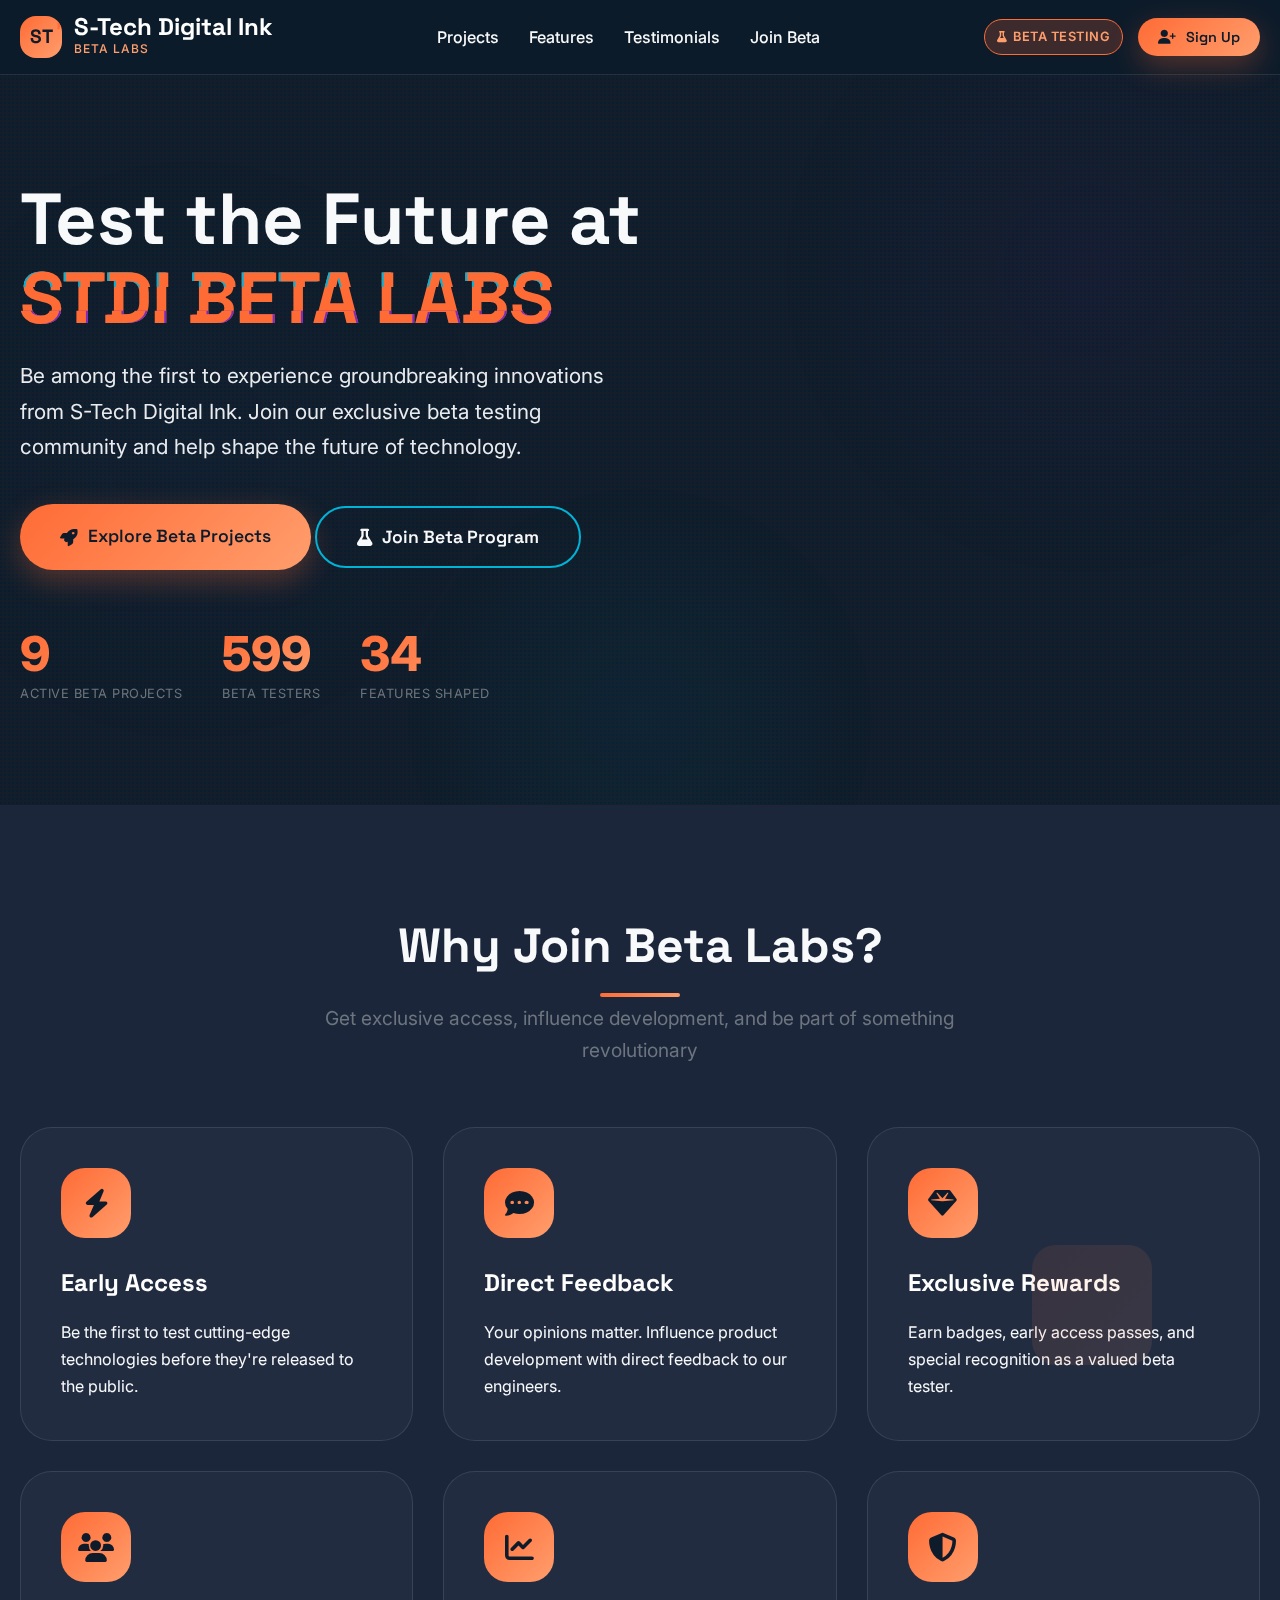
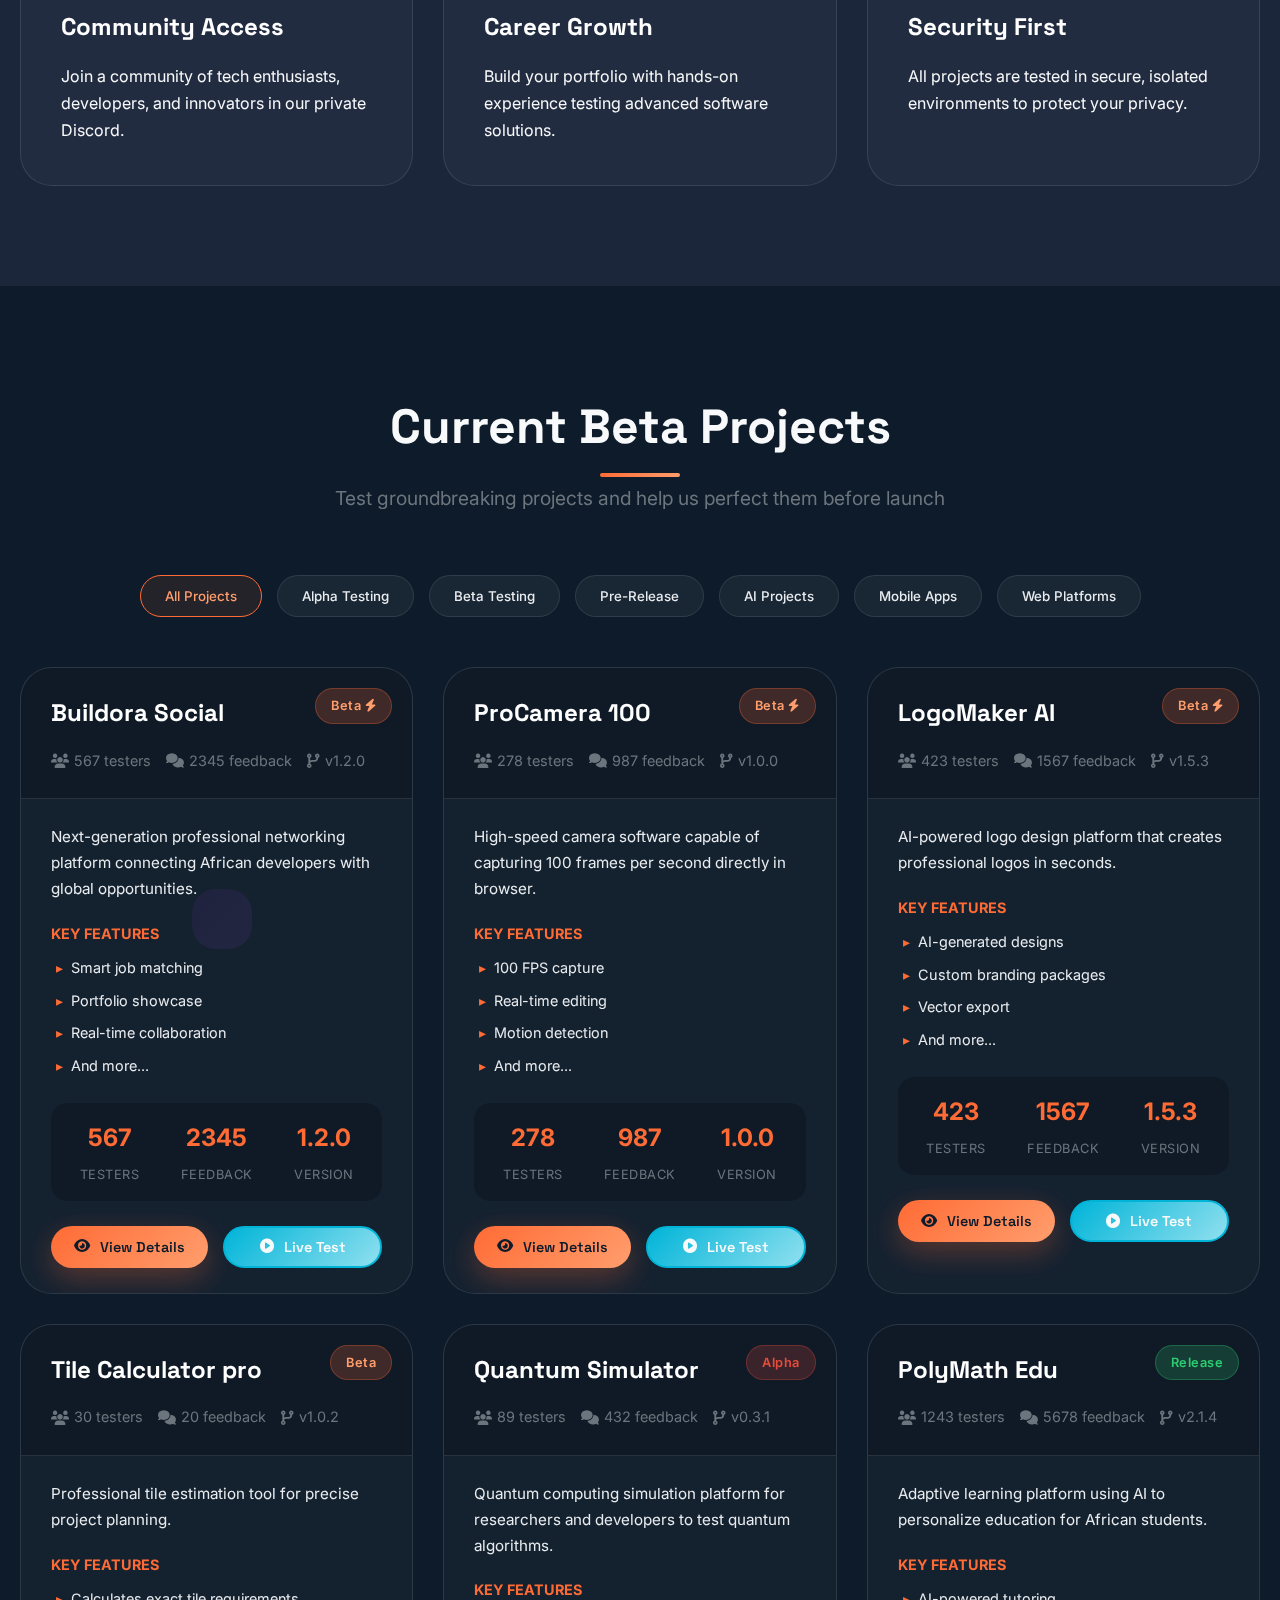
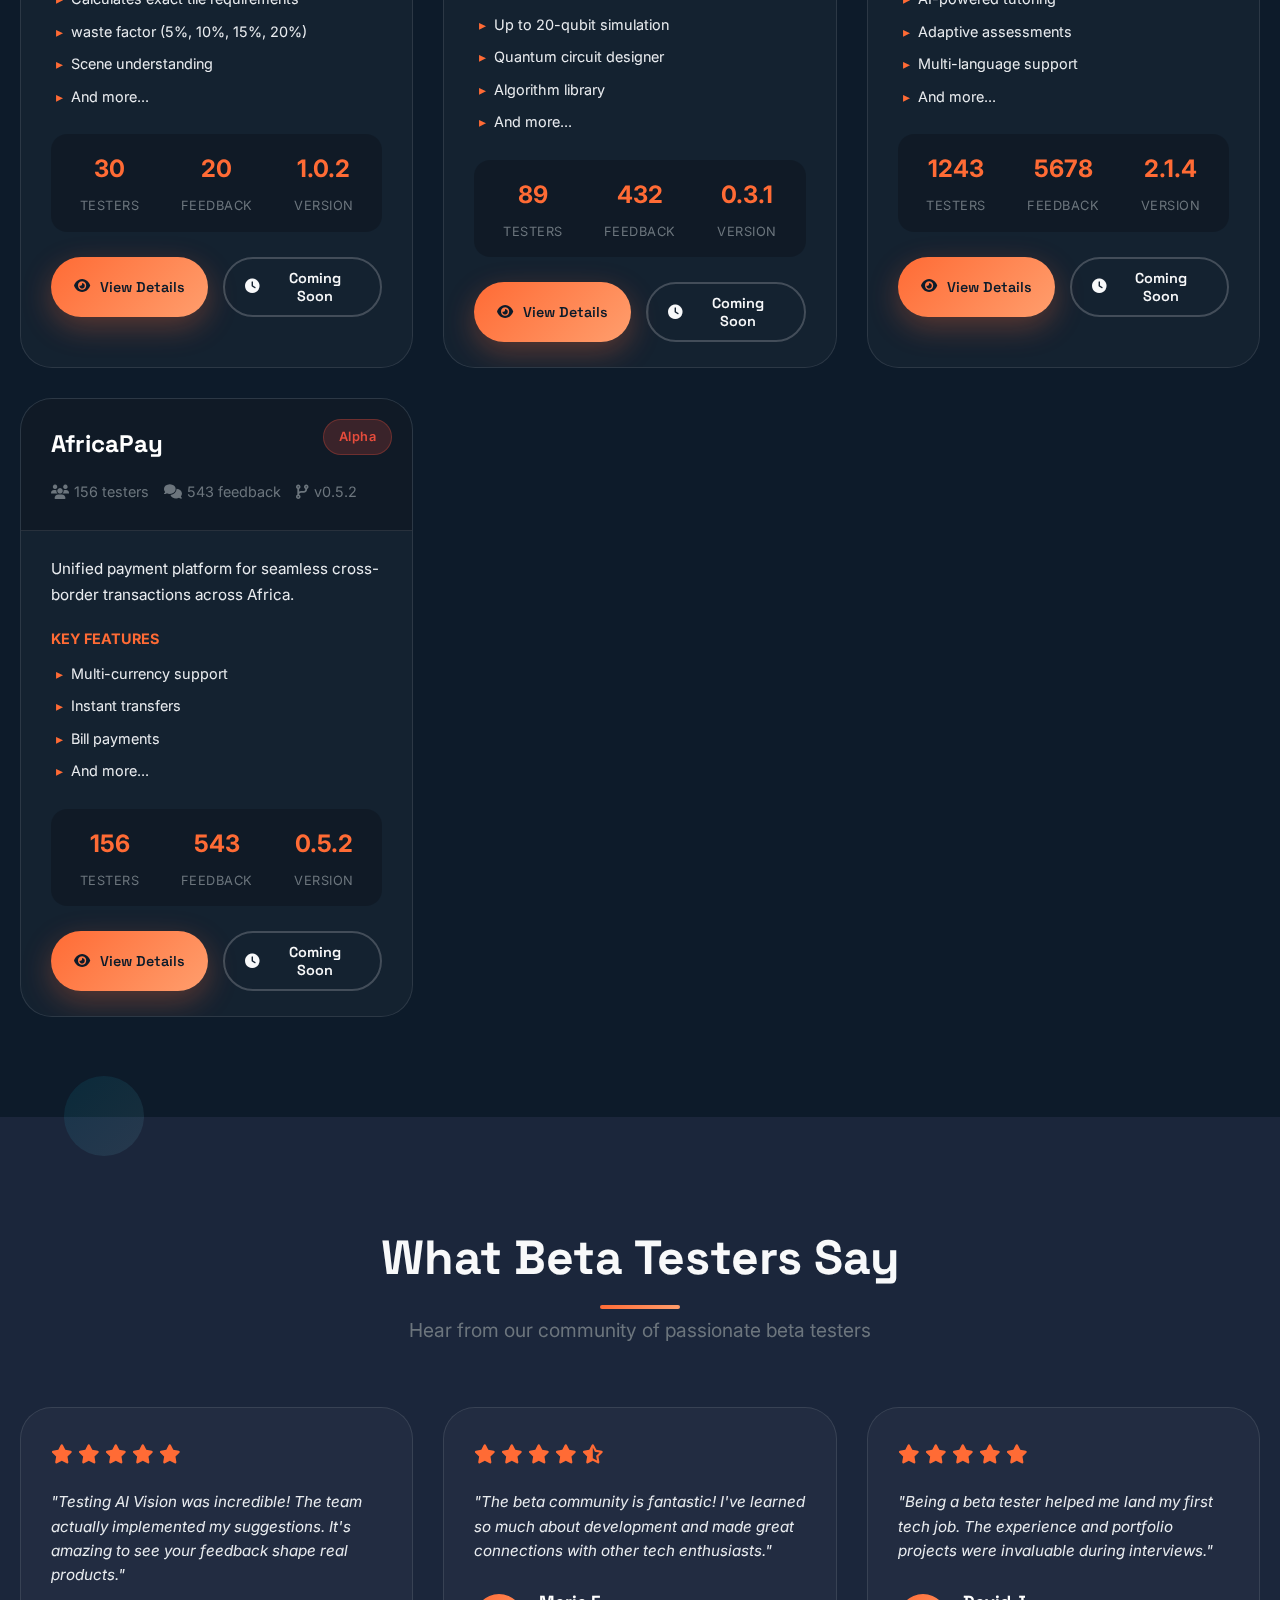
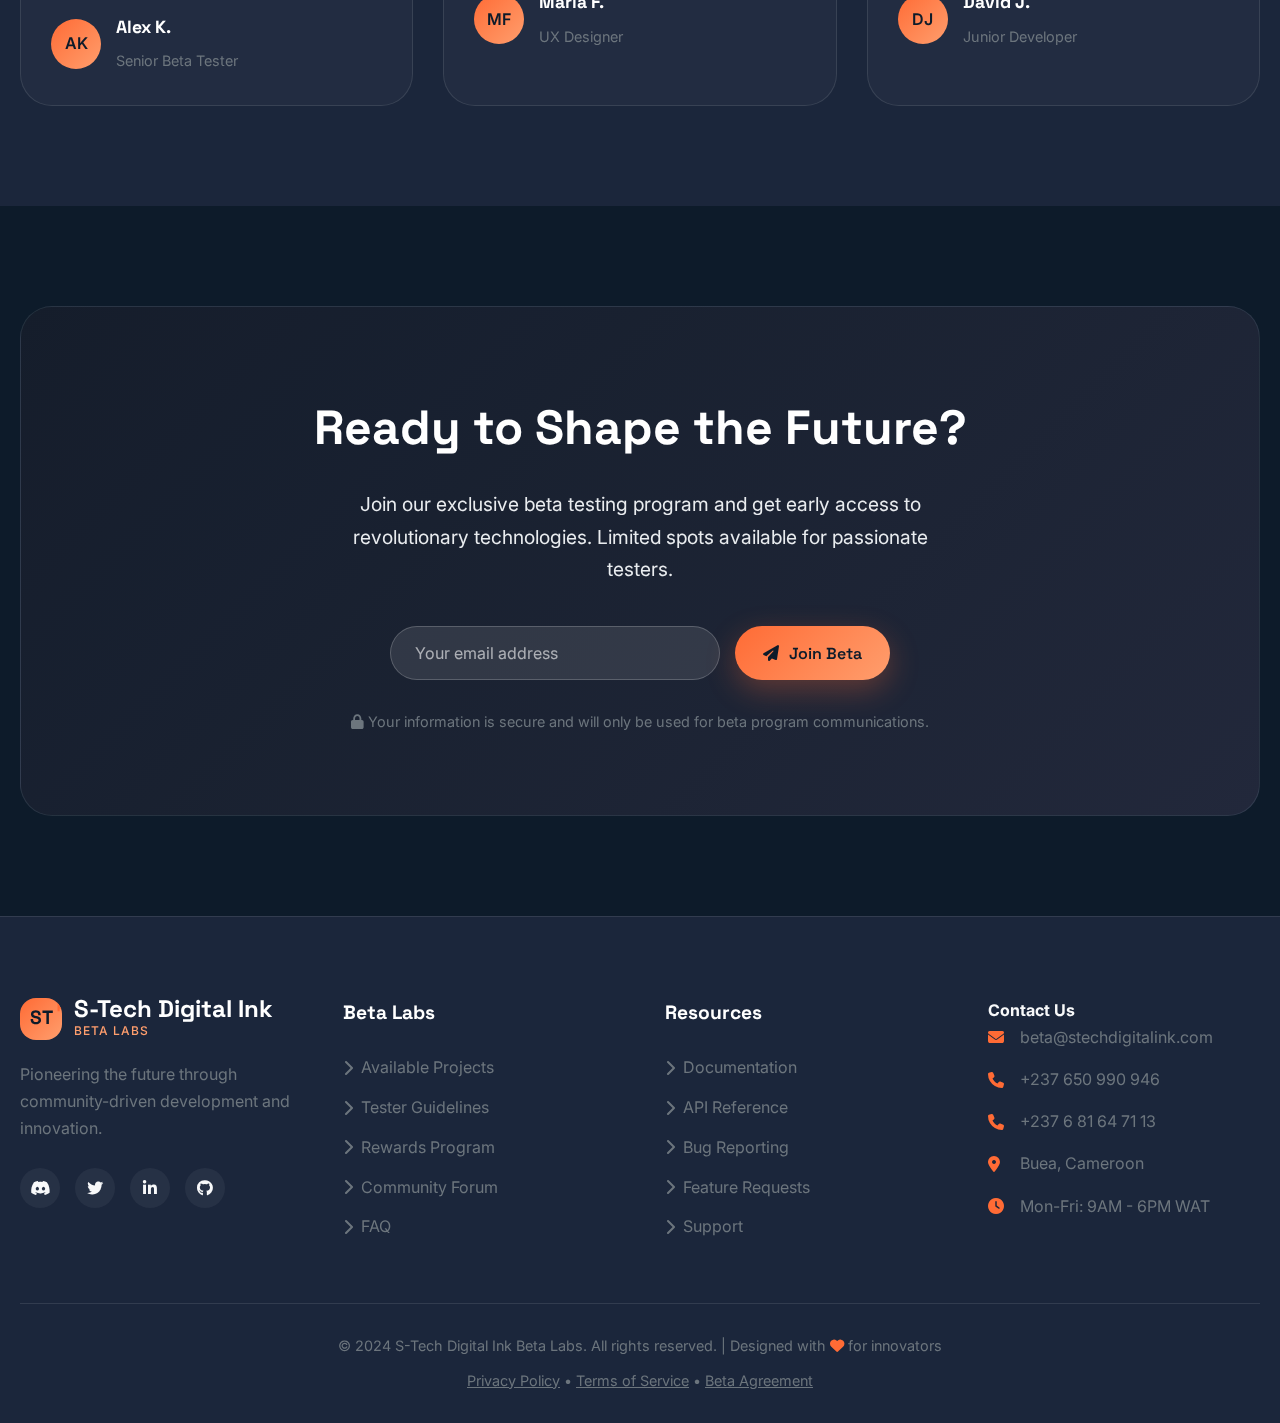
<file: betaprojects.html>
<!DOCTYPE html>
<html lang="en">
<head>
    <meta charset="UTF-8">
    <meta name="viewport" content="width=device-width, initial-scale=1.0">
    <title>STDI Beta Labs | Test Future Innovations</title>
    <link rel="stylesheet" href="https://cdnjs.cloudflare.com/ajax/libs/font-awesome/6.4.0/css/all.min.css">
    <link href="https://fonts.googleapis.com/css2?family=Inter:wght@300;400;500;600;700;800;900&family=Space+Grotesk:wght@300;400;500;600;700&display=swap" rel="stylesheet">
    <style>
        /* (Keep all your existing CSS styles - they're excellent) */
        /* I'm just showing the first part to save space, but your full CSS remains */
        :root {
            --primary-dark: #0a2540;
            --primary: #1a365d;
            --primary-light: #2d4a8a;
            --secondary: #00b4d8;
            --secondary-light: #90e0ef;
            --accent: #7b2cbf;
            --accent-light: #9d4edd;
            --dark: #0d1b2a;
            --dark-medium: #1b263b;
            --light: #f8f9fa;
            --light-gray: #e9ecef;
            --medium-gray: #6c757d;
            --success: #2ecc71;
            --warning: #f39c12;
            --danger: #e74c3c;
            --info: #3498db;
            --beta: #ff6b35;
            --beta-light: #ff9e6d;
            
            --gradient-primary: linear-gradient(135deg, var(--primary-dark) 0%, var(--primary) 50%, var(--primary-light) 100%);
            --gradient-secondary: linear-gradient(135deg, var(--secondary) 0%, var(--secondary-light) 100%);
            --gradient-accent: linear-gradient(135deg, var(--accent) 0%, var(--accent-light) 100%);
            --gradient-dark: linear-gradient(135deg, var(--dark) 0%, var(--dark-medium) 100%);
            --gradient-beta: linear-gradient(135deg, var(--beta) 0%, var(--beta-light) 100%);
            
            --shadow-sm: 0 2px 4px rgba(0, 0, 0, 0.1);
            --shadow-md: 0 4px 12px rgba(0, 0, 0, 0.15);
            --shadow-lg: 0 10px 30px rgba(0, 0, 0, 0.2);
            --shadow-xl: 0 20px 50px rgba(0, 0, 0, 0.25);
            --shadow-primary: 0 10px 30px rgba(26, 54, 93, 0.3);
            --shadow-secondary: 0 10px 30px rgba(0, 180, 216, 0.3);
            --shadow-beta: 0 10px 30px rgba(255, 107, 53, 0.3);
            
            --font-primary: 'Inter', -apple-system, BlinkMacSystemFont, 'Segoe UI', sans-serif;
            --font-secondary: 'Space Grotesk', 'Inter', sans-serif;
            
            --radius-sm: 8px;
            --radius-md: 16px;
            --radius-lg: 24px;
            --radius-xl: 32px;
            --radius-full: 9999px;
            
            --transition-fast: 0.2s ease;
            --transition-normal: 0.3s cubic-bezier(0.4, 0, 0.2, 1);
            --transition-slow: 0.5s cubic-bezier(0.4, 0, 0.2, 1);
        }
        
        :root {
            --primary-dark: #0a2540;
            --primary: #1a365d;
            --primary-light: #2d4a8a;
            --secondary: #00b4d8;
            --secondary-light: #90e0ef;
            --accent: #7b2cbf;
            --accent-light: #9d4edd;
            --dark: #0d1b2a;
            --dark-medium: #1b263b;
            --light: #f8f9fa;
            --light-gray: #e9ecef;
            --medium-gray: #6c757d;
            --success: #2ecc71;
            --warning: #f39c12;
            --danger: #e74c3c;
            --info: #3498db;
            --beta: #ff6b35;
            --beta-light: #ff9e6d;
            
            --gradient-primary: linear-gradient(135deg, var(--primary-dark) 0%, var(--primary) 50%, var(--primary-light) 100%);
            --gradient-secondary: linear-gradient(135deg, var(--secondary) 0%, var(--secondary-light) 100%);
            --gradient-accent: linear-gradient(135deg, var(--accent) 0%, var(--accent-light) 100%);
            --gradient-dark: linear-gradient(135deg, var(--dark) 0%, var(--dark-medium) 100%);
            --gradient-beta: linear-gradient(135deg, var(--beta) 0%, var(--beta-light) 100%);
            
            --shadow-sm: 0 2px 4px rgba(0, 0, 0, 0.1);
            --shadow-md: 0 4px 12px rgba(0, 0, 0, 0.15);
            --shadow-lg: 0 10px 30px rgba(0, 0, 0, 0.2);
            --shadow-xl: 0 20px 50px rgba(0, 0, 0, 0.25);
            --shadow-primary: 0 10px 30px rgba(26, 54, 93, 0.3);
            --shadow-secondary: 0 10px 30px rgba(0, 180, 216, 0.3);
            --shadow-beta: 0 10px 30px rgba(255, 107, 53, 0.3);
            
            --font-primary: 'Inter', -apple-system, BlinkMacSystemFont, 'Segoe UI', sans-serif;
            --font-secondary: 'Space Grotesk', 'Inter', sans-serif;
            
            --radius-sm: 8px;
            --radius-md: 16px;
            --radius-lg: 24px;
            --radius-xl: 32px;
            --radius-full: 9999px;
            
            --transition-fast: 0.2s ease;
            --transition-normal: 0.3s cubic-bezier(0.4, 0, 0.2, 1);
            --transition-slow: 0.5s cubic-bezier(0.4, 0, 0.2, 1);
        }
        
        * {
            margin: 0;
            padding: 0;
            box-sizing: border-box;
        }
        
        html {
            font-size: 16px;
            scroll-behavior: smooth;
            overflow-x: hidden;
        }
        
        body {
            font-family: var(--font-primary);
            background: var(--dark);
            color: var(--light);
            line-height: 1.7;
            overflow-x: hidden;
            position: relative;
            min-height: 100vh;
        }
        
        /* Background Pattern */
        body::before {
            content: '';
            position: fixed;
            top: 0;
            left: 0;
            width: 100%;
            height: 100%;
            background-image: 
                radial-gradient(circle at 15% 50%, rgba(26, 54, 93, 0.1) 0%, transparent 25%),
                radial-gradient(circle at 85% 30%, rgba(123, 44, 191, 0.05) 0%, transparent 25%),
                radial-gradient(circle at 50% 80%, rgba(0, 180, 216, 0.05) 0%, transparent 25%);
            z-index: -1;
            pointer-events: none;
        }
        
        /* Glitch Background Animation */
        .glitch-bg {
            position: fixed;
            top: 0;
            left: 0;
            width: 100%;
            height: 100%;
            opacity: 0.03;
            z-index: -1;
            pointer-events: none;
            background-image: 
                repeating-linear-gradient(0deg, transparent, transparent 2px, var(--beta) 2px, var(--beta) 4px),
                repeating-linear-gradient(90deg, transparent, transparent 2px, var(--secondary) 2px, var(--secondary) 4px);
            animation: glitchMove 20s linear infinite;
        }
        
        @keyframes glitchMove {
            0% { transform: translate(0, 0); }
            100% { transform: translate(50px, 50px); }
        }
        
        /* Container */
        .container {
            width: 100%;
            max-width: 1600px;
            margin: 0 auto;
            padding: 0 20px;
        }
        
        /* Header */
        .main-header {
            position: fixed;
            top: 0;
            left: 0;
            width: 100%;
            background: rgba(13, 27, 42, 0.95);
            backdrop-filter: blur(10px);
            border-bottom: 1px solid rgba(255, 255, 255, 0.1);
            z-index: 1000;
            padding: 15px 0;
        }
        
        .header-content {
            display: flex;
            justify-content: space-between;
            align-items: center;
        }
        
        .logo {
            display: flex;
            align-items: center;
            gap: 12px;
            text-decoration: none;
        }
        
        .logo-icon {
            width: 42px;
            height: 42px;
            background: var(--gradient-beta);
            border-radius: var(--radius-md);
            display: flex;
            align-items: center;
            justify-content: center;
            font-size: 1.2rem;
            font-weight: 900;
            color: var(--dark);
            font-family: var(--font-secondary);
            position: relative;
            overflow: hidden;
        }
        
        .logo-icon::after {
            content: 'β';
            position: absolute;
            top: -2px;
            right: -2px;
            font-size: 0.7rem;
            color: var(--beta);
            font-weight: 900;
        }
        
        .logo-text {
            display: flex;
            flex-direction: column;
        }
        
        .logo-main {
            font-family: var(--font-secondary);
            font-size: 1.5rem;
            font-weight: 800;
            color: white;
            line-height: 1;
        }
        
        .logo-subtitle {
            font-size: 0.75rem;
            color: var(--beta-light);
            font-weight: 500;
            letter-spacing: 1px;
        }
        
        .nav-links {
            display: flex;
            gap: 30px;
            align-items: center;
        }
        
        .nav-link {
            color: var(--light);
            text-decoration: none;
            font-weight: 500;
            font-size: 1rem;
            position: relative;
            padding: 8px 0;
            transition: color var(--transition-fast);
        }
        
        .nav-link::after {
            content: '';
            position: absolute;
            bottom: 0;
            left: 0;
            width: 0;
            height: 2px;
            background: var(--gradient-beta);
            border-radius: var(--radius-full);
            transition: width var(--transition-normal);
        }
        
        .nav-link:hover {
            color: var(--beta-light);
        }
        
        .nav-link:hover::after {
            width: 100%;
        }
        
        .header-actions {
            display: flex;
            gap: 15px;
            align-items: center;
        }
        
        /* Beta Badge */
        .beta-badge {
            display: inline-flex;
            align-items: center;
            gap: 6px;
            padding: 6px 12px;
            background: rgba(255, 107, 53, 0.2);
            border: 1px solid var(--beta);
            border-radius: var(--radius-full);
            color: var(--beta-light);
            font-size: 0.8rem;
            font-weight: 600;
            letter-spacing: 0.5px;
        }
        
        .beta-badge i {
            font-size: 0.7rem;
        }
        
        /* Hero Section */
        .hero-section {
            padding: 180px 0 100px;
            position: relative;
            overflow: hidden;
        }
        
        .hero-content {
            max-width: 800px;
            position: relative;
            z-index: 2;
        }
        
        .hero-title {
            font-size: 4.5rem;
            font-weight: 900;
            margin-bottom: 20px;
            line-height: 1.1;
            font-family: var(--font-secondary);
        }
        
        .hero-title .glitch {
            position: relative;
            display: inline-block;
            color: var(--beta);
        }
        
        .hero-title .glitch::before,
        .hero-title .glitch::after {
            content: attr(data-text);
            position: absolute;
            top: 0;
            left: 0;
            width: 100%;
            height: 100%;
        }
        
        .hero-title .glitch::before {
            left: 2px;
            text-shadow: -2px 0 var(--secondary);
            animation: glitch-1 2s infinite linear alternate-reverse;
            clip-path: polygon(0 0, 100% 0, 100% 35%, 0 35%);
        }
        
        .hero-title .glitch::after {
            left: -2px;
            text-shadow: 2px 0 var(--accent);
            animation: glitch-2 3s infinite linear alternate-reverse;
            clip-path: polygon(0 65%, 100% 65%, 100% 100%, 0 100%);
        }
        
        @keyframes glitch-1 {
            0% { transform: translateX(0); }
            50% { transform: translateX(-2px); }
            100% { transform: translateX(2px); }
        }
        
        @keyframes glitch-2 {
            0% { transform: translateX(0); }
            50% { transform: translateX(2px); }
            100% { transform: translateX(-2px); }
        }
        
        .hero-subtitle {
            font-size: 1.3rem;
            color: var(--light-gray);
            margin-bottom: 40px;
            max-width: 600px;
        }
        
        .hero-stats {
            display: flex;
            gap: 40px;
            margin-top: 60px;
        }
        
        .stat-item {
            display: flex;
            flex-direction: column;
        }
        
        .stat-number {
            font-size: 3rem;
            font-weight: 800;
            background: var(--gradient-beta);
            -webkit-background-clip: text;
            -webkit-text-fill-color: transparent;
            background-clip: text;
            line-height: 1;
        }
        
        .stat-label {
            font-size: 1rem;
            color: var(--medium-gray);
            text-transform: uppercase;
            letter-spacing: 1px;
            margin-top: 5px;
        }
        
        /* Floating Elements */
        .floating-element {
            position: absolute;
            z-index: 1;
            animation: float 6s ease-in-out infinite;
            border-radius: var(--radius-lg);
            opacity: 0.1;
        }
        
        .floating-1 {
            top: 20%;
            right: 10%;
            width: 120px;
            height: 120px;
            background: var(--gradient-beta);
            animation-delay: 0s;
        }
        
        .floating-2 {
            bottom: 30%;
            left: 5%;
            width: 80px;
            height: 80px;
            background: var(--gradient-secondary);
            border-radius: 50%;
            animation-delay: 1s;
        }
        
        .floating-3 {
            top: 40%;
            left: 15%;
            width: 60px;
            height: 60px;
            background: var(--gradient-accent);
            animation-delay: 2s;
        }
        
        @keyframes float {
            0%, 100% { transform: translateY(0) rotate(0deg); }
            50% { transform: translateY(-20px) rotate(5deg); }
        }
        
        /* Features Section */
        .features-section {
            padding: 100px 0;
            background: var(--dark-medium);
            position: relative;
        }
        
        .section-header {
            text-align: center;
            margin-bottom: 60px;
            position: relative;
        }
        
        .section-header h2 {
            font-family: var(--font-secondary);
            font-size: 3rem;
            font-weight: 800;
            margin-bottom: 15px;
            position: relative;
            display: inline-block;
        }
        
        .section-header h2::after {
            content: '';
            position: absolute;
            bottom: -10px;
            left: 50%;
            transform: translateX(-50%);
            width: 80px;
            height: 4px;
            background: var(--gradient-beta);
            border-radius: var(--radius-full);
        }
        
        .section-subtitle {
            font-size: 1.2rem;
            color: var(--medium-gray);
            max-width: 700px;
            margin: 0 auto;
        }
        
        .features-grid {
            display: grid;
            grid-template-columns: repeat(auto-fit, minmax(350px, 1fr));
            gap: 30px;
        }
        
        .feature-card {
            background: rgba(255, 255, 255, 0.03);
            border-radius: var(--radius-xl);
            padding: 40px;
            border: 1px solid rgba(255, 255, 255, 0.1);
            transition: all var(--transition-normal);
            position: relative;
            overflow: hidden;
        }
        
        .feature-card::before {
            content: '';
            position: absolute;
            top: 0;
            left: 0;
            width: 100%;
            height: 100%;
            background: var(--gradient-beta);
            opacity: 0;
            transition: opacity var(--transition-normal);
            z-index: -1;
        }
        
        .feature-card:hover {
            transform: translateY(-10px);
            border-color: transparent;
            box-shadow: var(--shadow-beta);
        }
        
        .feature-card:hover::before {
            opacity: 0.1;
        }
        
        .feature-icon {
            width: 70px;
            height: 70px;
            background: var(--gradient-beta);
            border-radius: var(--radius-lg);
            display: flex;
            align-items: center;
            justify-content: center;
            font-size: 1.8rem;
            color: var(--dark);
            margin-bottom: 25px;
        }
        
        .feature-card h3 {
            font-size: 1.5rem;
            font-family: var(--font-secondary);
            margin-bottom: 15px;
            color: white;
        }
        
        /* Projects Section */
        .projects-section {
            padding: 100px 0;
        }
        
        .filters {
            display: flex;
            justify-content: center;
            gap: 15px;
            margin-bottom: 50px;
            flex-wrap: wrap;
        }
        
        .filter-btn {
            padding: 12px 24px;
            background: rgba(255, 255, 255, 0.05);
            border: 1px solid rgba(255, 255, 255, 0.1);
            border-radius: var(--radius-full);
            color: var(--light-gray);
            font-family: var(--font-primary);
            font-weight: 500;
            cursor: pointer;
            transition: all var(--transition-fast);
        }
        
        .filter-btn:hover {
            border-color: var(--beta);
            color: var(--beta-light);
        }
        
        .filter-btn.active {
            background: rgba(255, 107, 53, 0.1);
            border-color: var(--beta);
            color: var(--beta-light);
        }
        
        .projects-grid {
            display: grid;
            grid-template-columns: repeat(auto-fill, minmax(350px, 1fr));
            gap: 30px;
        }
        
        .project-card {
            background: rgba(255, 255, 255, 0.03);
            border-radius: var(--radius-xl);
            overflow: hidden;
            border: 1px solid rgba(255, 255, 255, 0.1);
            transition: all var(--transition-normal);
            position: relative;
        }
        
        .project-card:hover {
            transform: translateY(-10px);
            border-color: var(--beta);
            box-shadow: var(--shadow-beta);
        }
        
        .project-header {
            padding: 25px 30px;
            border-bottom: 1px solid rgba(255, 255, 255, 0.1);
            background: rgba(0, 0, 0, 0.2);
            position: relative;
        }
        
        .project-status {
            position: absolute;
            top: 20px;
            right: 20px;
            padding: 6px 15px;
            border-radius: var(--radius-full);
            font-size: 0.8rem;
            font-weight: 600;
            letter-spacing: 0.5px;
        }
        
        .status-alpha {
            background: rgba(231, 76, 60, 0.2);
            color: #e74c3c;
            border: 1px solid rgba(231, 76, 60, 0.3);
        }
        
        .status-beta {
            background: rgba(255, 107, 53, 0.2);
            color: var(--beta-light);
            border: 1px solid rgba(255, 107, 53, 0.3);
        }
        
        .status-release {
            background: rgba(46, 204, 113, 0.2);
            color: #2ecc71;
            border: 1px solid rgba(46, 204, 113, 0.3);
        }
        
        .project-header h3 {
            font-family: var(--font-secondary);
            font-size: 1.5rem;
            color: white;
            margin-bottom: 10px;
        }
        
        .project-meta {
            display: flex;
            gap: 15px;
            margin-top: 15px;
            font-size: 0.9rem;
            color: var(--medium-gray);
        }
        
        .project-meta span {
            display: flex;
            align-items: center;
            gap: 5px;
        }
        
        .project-content {
            padding: 25px 30px;
        }
        
        .project-description {
            color: var(--light-gray);
            margin-bottom: 20px;
            font-size: 0.95rem;
        }
        
        .project-features {
            margin-bottom: 25px;
        }
        
        .project-features ul {
            list-style: none;
            padding-left: 20px;
        }
        
        .project-features li {
            color: var(--light-gray);
            margin-bottom: 8px;
            font-size: 0.9rem;
            position: relative;
        }
        
        .project-features li::before {
            content: '▸';
            color: var(--beta);
            position: absolute;
            left: -15px;
        }
        
        .project-stats {
            display: flex;
            gap: 20px;
            margin-bottom: 25px;
            padding: 15px;
            background: rgba(0, 0, 0, 0.2);
            border-radius: var(--radius-md);
        }
        
        .stat {
            flex: 1;
            text-align: center;
        }
        
        .stat-value {
            font-size: 1.5rem;
            font-weight: 700;
            color: var(--beta);
            margin-bottom: 5px;
        }
        
        .stat-label {
            font-size: 0.8rem;
            color: var(--medium-gray);
            text-transform: uppercase;
            letter-spacing: 0.5px;
        }
        
        .project-actions {
            display: flex;
            gap: 15px;
        }
        
        /* Buttons */
        .btn {
            display: inline-flex;
            align-items: center;
            justify-content: center;
            gap: 10px;
            padding: 14px 28px;
            font-family: var(--font-secondary);
            font-weight: 600;
            font-size: 1rem;
            text-decoration: none;
            border-radius: var(--radius-full);
            border: none;
            cursor: pointer;
            transition: all var(--transition-normal);
            position: relative;
            overflow: hidden;
        }
        
        .btn::before {
            content: '';
            position: absolute;
            top: 0;
            left: 0;
            width: 100%;
            height: 100%;
            background: rgba(255, 255, 255, 0.1);
            transform: translateX(-100%);
            transition: transform var(--transition-normal);
        }
        
        .btn:hover::before {
            transform: translateX(0);
        }
        
        .btn-primary {
            background: var(--gradient-beta);
            color: var(--dark);
            box-shadow: var(--shadow-beta);
        }
        
        .btn-primary:hover {
            transform: translateY(-3px);
            box-shadow: 0 15px 35px rgba(255, 107, 53, 0.4);
        }
        
        .btn-secondary {
            background: transparent;
            color: var(--light);
            border: 2px solid var(--secondary);
        }
        
        .btn-secondary:hover {
            background: rgba(0, 180, 216, 0.1);
            transform: translateY(-3px);
        }
        
        .btn-outline {
            background: transparent;
            color: var(--light);
            border: 2px solid rgba(255, 255, 255, 0.2);
        }
        
        .btn-outline:hover {
            border-color: var(--beta);
            color: var(--beta-light);
        }
        
        .btn-sm {
            padding: 10px 20px;
            font-size: 0.9rem;
        }
        
        .btn-lg {
            padding: 18px 40px;
            font-size: 1.1rem;
        }
        
        /* Testimonials */
        .testimonials-section {
            padding: 100px 0;
            background: var(--dark-medium);
        }
        
        .testimonials-grid {
            display: grid;
            grid-template-columns: repeat(auto-fit, minmax(300px, 1fr));
            gap: 30px;
        }
        
        .testimonial-card {
            background: rgba(255, 255, 255, 0.03);
            border-radius: var(--radius-xl);
            padding: 30px;
            border: 1px solid rgba(255, 255, 255, 0.1);
            transition: all var(--transition-normal);
        }
        
        .testimonial-card:hover {
            transform: translateY(-5px);
            border-color: var(--beta);
            box-shadow: var(--shadow-beta);
        }
        
        .testimonial-rating {
            color: var(--beta);
            margin-bottom: 20px;
            font-size: 1.2rem;
        }
        
        .testimonial-text {
            color: var(--light-gray);
            font-style: italic;
            margin-bottom: 25px;
            font-size: 0.95rem;
            line-height: 1.6;
        }
        
        .testimonial-author {
            display: flex;
            align-items: center;
            gap: 15px;
        }
        
        .author-avatar {
            width: 50px;
            height: 50px;
            border-radius: 50%;
            background: var(--gradient-beta);
            display: flex;
            align-items: center;
            justify-content: center;
            font-weight: 600;
            color: var(--dark);
        }
        
        .author-info h4 {
            font-family: var(--font-secondary);
            font-size: 1.1rem;
            color: white;
            margin-bottom: 5px;
        }
        
        .author-role {
            color: var(--medium-gray);
            font-size: 0.9rem;
        }
        
        /* CTA Section */
        .cta-section {
            padding: 100px 0;
            text-align: center;
            position: relative;
            overflow: hidden;
        }
        
        .cta-card {
            background: var(--gradient-dark);
            border-radius: var(--radius-xl);
            padding: 80px 40px;
            position: relative;
            overflow: hidden;
            border: 1px solid rgba(255, 255, 255, 0.1);
        }
        
        .cta-card::before {
            content: '';
            position: absolute;
            top: 0;
            left: 0;
            width: 100%;
            height: 100%;
            background: url('data:image/svg+xml,<svg xmlns="http://www.w3.org/2000/svg" viewBox="0 0 1000 1000"><path fill="%23ff6b35" opacity="0.03" d="M0,0l1000,0l0,1000l-1000,0l0,-1000z M250,250l500,0l0,500l-500,0l0,-500z"></path></svg>');
            z-index: 0;
        }
        
        .cta-content {
            position: relative;
            z-index: 1;
        }
        
        .cta-title {
            font-family: var(--font-secondary);
            font-size: 3rem;
            font-weight: 800;
            margin-bottom: 20px;
            color: white;
        }
        
        .cta-subtitle {
            font-size: 1.2rem;
            color: var(--light-gray);
            margin-bottom: 40px;
            max-width: 600px;
            margin-left: auto;
            margin-right: auto;
        }
        
        .cta-form {
            max-width: 500px;
            margin: 40px auto 0;
            display: flex;
            gap: 15px;
        }
        
        .cta-input {
            flex: 1;
            padding: 16px 24px;
            background: rgba(255, 255, 255, 0.1);
            border: 1px solid rgba(255, 255, 255, 0.2);
            border-radius: var(--radius-full);
            color: white;
            font-family: var(--font-primary);
            font-size: 1rem;
        }
        
        .cta-input::placeholder {
            color: rgba(255, 255, 255, 0.6);
        }
        
        .cta-input:focus {
            outline: none;
            background: rgba(255, 255, 255, 0.15);
            border-color: var(--beta);
        }
        
        /* Footer */
        .main-footer {
            background: var(--dark-medium);
            padding: 80px 0 0;
            border-top: 1px solid rgba(255, 255, 255, 0.1);
        }
        
        .footer-content {
            display: grid;
            grid-template-columns: repeat(auto-fit, minmax(250px, 1fr));
            gap: 50px;
            margin-bottom: 50px;
        }
        
        .footer-logo {
            display: flex;
            flex-direction: column;
            align-items: flex-start;
        }
        
        .footer-links h4 {
            font-family: var(--font-secondary);
            font-size: 1.2rem;
            color: white;
            margin-bottom: 25px;
        }
        
        .footer-links ul {
            list-style: none;
        }
        
        .footer-links li {
            margin-bottom: 12px;
        }
        
        .footer-links a {
            color: var(--medium-gray);
            text-decoration: none;
            transition: color var(--transition-fast);
            display: inline-flex;
            align-items: center;
            gap: 8px;
        }
        
        .footer-links a:hover {
            color: var(--beta-light);
        }
        
        .footer-contact p {
            display: flex;
            align-items: center;
            gap: 12px;
            margin-bottom: 15px;
            color: var(--medium-gray);
        }
        
        .footer-contact i {
            color: var(--beta);
            width: 20px;
        }
        
        .footer-social {
            display: flex;
            gap: 15px;
            margin-top: 25px;
        }
        
        .social-link {
            width: 40px;
            height: 40px;
            background: rgba(255, 255, 255, 0.05);
            border-radius: 50%;
            display: flex;
            align-items: center;
            justify-content: center;
            color: var(--light);
            text-decoration: none;
            transition: all var(--transition-fast);
        }
        
        .social-link:hover {
            background: var(--beta);
            color: var(--dark);
            transform: translateY(-3px);
        }
        
        .footer-bottom {
            padding: 30px 0;
            border-top: 1px solid rgba(255, 255, 255, 0.1);
            text-align: center;
            color: var(--medium-gray);
            font-size: 0.9rem;
        }
        
        /* Modal */
        .modal {
            position: fixed;
            top: 0;
            left: 0;
            width: 100%;
            height: 100%;
            background: rgba(13, 27, 42, 0.95);
            backdrop-filter: blur(10px);
            display: none;
            align-items: center;
            justify-content: center;
            z-index: 2000;
            opacity: 0;
            visibility: hidden;
            transition: all var(--transition-normal);
        }
        
        .modal.active {
            opacity: 1;
            visibility: visible;
            display: flex;
        }
        
        .modal-content {
            background: var(--dark-medium);
            border-radius: var(--radius-xl);
            padding: 40px;
            max-width: 600px;
            width: 90%;
            border: 1px solid rgba(255, 255, 255, 0.1);
            box-shadow: var(--shadow-xl);
            position: relative;
            transform: translateY(20px);
            transition: transform var(--transition-normal);
        }
        
        .modal.active .modal-content {
            transform: translateY(0);
        }
        
        .modal-close {
            position: absolute;
            top: 20px;
            right: 20px;
            background: none;
            border: none;
            color: var(--light);
            font-size: 1.5rem;
            cursor: pointer;
            transition: color var(--transition-fast);
        }
        
        .modal-close:hover {
            color: var(--beta);
        }
        
        .modal-title {
            font-family: var(--font-secondary);
            font-size: 1.8rem;
            color: white;
            margin-bottom: 20px;
            display: flex;
            align-items: center;
            gap: 12px;
        }
        
        .modal-title i {
            color: var(--beta);
        }
        
        .modal-body {
            margin-bottom: 30px;
        }
        
        .modal-body p {
            color: var(--light-gray);
            margin-bottom: 15px;
            line-height: 1.6;
        }
        
        .form-group {
            margin-bottom: 20px;
        }
        
        .form-label {
            display: block;
            margin-bottom: 8px;
            color: var(--light-gray);
            font-weight: 500;
        }
        
        .form-control {
            width: 100%;
            padding: 14px 18px;
            background: rgba(255, 255, 255, 0.05);
            border: 1px solid rgba(255, 255, 255, 0.1);
            border-radius: var(--radius-md);
            color: var(--light);
            font-family: var(--font-primary);
            font-size: 1rem;
            transition: all var(--transition-fast);
        }
        
        .form-control:focus {
            outline: none;
            border-color: var(--beta);
            background: rgba(255, 255, 255, 0.08);
            box-shadow: 0 0 0 3px rgba(255, 107, 53, 0.1);
        }
        
        textarea.form-control {
            min-height: 120px;
            resize: vertical;
        }
        
        .modal-actions {
            display: flex;
            gap: 15px;
        }
        
        .modal-actions .btn {
            flex: 1;
        }
        
        /* Project Modal */
        .project-modal .modal-content {
            max-width: 800px;
        }
        
        .project-preview {
            width: 100%;
            height: 300px;
            background: linear-gradient(135deg, var(--dark) 0%, var(--dark-medium) 100%);
            border-radius: var(--radius-lg);
            margin-bottom: 30px;
            display: flex;
            align-items: center;
            justify-content: center;
            color: var(--medium-gray);
            font-size: 1.2rem;
            border: 2px dashed rgba(255, 255, 255, 0.1);
        }
        
        .requirements-list {
            background: rgba(0, 0, 0, 0.2);
            border-radius: var(--radius-md);
            padding: 20px;
            margin: 20px 0;
        }
        
        .requirements-list h4 {
            color: var(--beta);
            margin-bottom: 10px;
            font-size: 1rem;
        }
        
        .requirements-list ul {
            list-style: none;
            padding-left: 20px;
        }
        
        .requirements-list li {
            color: var(--light-gray);
            margin-bottom: 8px;
            font-size: 0.9rem;
            position: relative;
        }
        
        .requirements-list li::before {
            content: '✓';
            color: var(--beta);
            position: absolute;
            left: -20px;
        }
        
        /* Notification */
        .notification {
            position: fixed;
            bottom: 30px;
            right: 30px;
            padding: 20px 25px;
            background: var(--dark-medium);
            border-left: 4px solid var(--success);
            border-radius: var(--radius-md);
            box-shadow: var(--shadow-lg);
            transform: translateX(150%);
            transition: transform var(--transition-normal);
            z-index: 1000;
            max-width: 350px;
            display: flex;
            align-items: center;
            gap: 15px;
        }
        
        .notification.show {
            transform: translateX(0);
        }
        
        .notification.error {
            border-left-color: var(--danger);
        }
        
        .notification.warning {
            border-left-color: var(--warning);
        }
        
        .notification.info {
            border-left-color: var(--info);
        }
        
        .notification-icon {
            font-size: 1.5rem;
            flex-shrink: 0;
        }
        
        .notification-content {
            flex: 1;
        }
        
        .notification-title {
            font-weight: 600;
            color: white;
            margin-bottom: 5px;
        }
        
        .notification-message {
            color: var(--light-gray);
            font-size: 0.9rem;
        }
        
        /* Loading */
        .loading {
            display: inline-block;
            width: 20px;
            height: 20px;
            border: 3px solid rgba(255, 255, 255, 0.3);
            border-radius: 50%;
            border-top-color: var(--beta);
            animation: spin 1s ease-in-out infinite;
        }
        
        @keyframes spin {
            to { transform: rotate(360deg); }
        }
        
        /* Responsive */
        @media (max-width: 768px) {
            .hero-title {
                font-size: 3rem;
            }
            
            .cta-form {
                flex-direction: column;
            }
            
            .project-actions {
                flex-direction: column;
            }
            
            .nav-links {
                display: none;
            }
            
            .features-grid {
                grid-template-columns: 1fr;
            }
            
            .projects-grid {
                grid-template-columns: 1fr;
            }
            
            .hero-stats {
                flex-direction: column;
                gap: 30px;
            }
        }
        
        /* Utility Classes */
        .hidden {
            display: none !important;
        }
        
        .text-center {
            text-align: center;
        }
        
        .text-beta {
            color: var(--beta);
        }
        
        .mt-1 { margin-top: 10px; }
        .mt-2 { margin-top: 20px; }
        .mt-3 { margin-top: 30px; }
        .mb-1 { margin-bottom: 10px; }
        .mb-2 { margin-bottom: 20px; }
        .mb-3 { margin-bottom: 30px; }
        
        .w-100 { width: 100%; }
        
        /* Custom Scrollbar */
        ::-webkit-scrollbar {
            width: 10px;
        }
        
        ::-webkit-scrollbar-track {
            background: rgba(255, 255, 255, 0.05);
            border-radius: 4px;
        }
        
        ::-webkit-scrollbar-thumb {
            background: rgba(255, 255, 255, 0.2);
            border-radius: 4px;
        }
        
        ::-webkit-scrollbar-thumb:hover {
            background: rgba(255, 255, 255, 0.3);
        }
        
        /* Add this new style for live testing indicator */
        .live-testing {
            animation: pulse 2s infinite;
        }
        
        @keyframes pulse {
            0% { box-shadow: 0 0 0 0 rgba(255, 107, 53, 0.7); }
            70% { box-shadow: 0 0 0 10px rgba(255, 107, 53, 0); }
            100% { box-shadow: 0 0 0 0 rgba(255, 107, 53, 0); }
        }
        
        .project-url {
            background: rgba(0, 0, 0, 0.2);
            padding: 10px 15px;
            border-radius: var(--radius-md);
            margin: 15px 0;
            font-family: monospace;
            font-size: 0.9rem;
            word-break: break-all;
            border-left: 3px solid var(--beta);
        }
        
        .project-url a {
            color: var(--beta-light);
            text-decoration: none;
        }
        
        .project-url a:hover {
            text-decoration: underline;
        }
    </style>
</head>
<body>
    <!-- Glitch Background -->
    <div class="glitch-bg"></div>
    
    <!-- Floating Elements -->
    <div class="floating-element floating-1"></div>
    <div class="floating-element floating-2"></div>
    <div class="floating-element floating-3"></div>
    
    <!-- Header -->
    <header class="main-header">
        <div class="container header-content">
            <a href="#" class="logo">
                <div class="logo-icon">ST</div>
                <div class="logo-text">
                    <div class="logo-main">S-Tech Digital Ink</div>
                    <div class="logo-subtitle">BETA LABS</div>
                </div>
            </a>
            
            <nav class="nav-links">
                <a href="#projects" class="nav-link">Projects</a>
                <a href="#features" class="nav-link">Features</a>
                <a href="#testimonials" class="nav-link">Testimonials</a>
                <a href="#join" class="nav-link">Join Beta</a>
            </nav>
            
            <div class="header-actions">
                <span class="beta-badge">
                    <i class="fas fa-flask"></i> BETA TESTING
                </span>
                <button class="btn btn-primary btn-sm" onclick="openModal('joinModal')">
                    <i class="fas fa-user-plus"></i> Sign Up
                </button>
            </div>
        </div>
    </header>

    <!-- Hero Section -->
    <section class="hero-section">
        <div class="container">
            <div class="hero-content">
                <h1 class="hero-title">
                    Test the Future at
                    <span class="glitch" data-text="STDI BETA LABS">STDI BETA LABS</span>
                </h1>
                
                <p class="hero-subtitle">
                    Be among the first to experience groundbreaking innovations from S-Tech Digital Ink. 
                    Join our exclusive beta testing community and help shape the future of technology.
                </p>
                
                <div class="hero-buttons">
                    <a href="#projects" class="btn btn-primary btn-lg">
                        <i class="fas fa-rocket"></i> Explore Beta Projects
                    </a>
                    <button class="btn btn-secondary btn-lg" onclick="openModal('joinModal')">
                        <i class="fas fa-flask"></i> Join Beta Program
                    </button>
                </div>
                
                <div class="hero-stats">
                    <div class="stat-item">
                        <div class="stat-number" data-count="24">0</div>
                        <div class="stat-label">Active Beta Projects</div>
                    </div>
                    <div class="stat-item">
                        <div class="stat-number" data-count="1537">0</div>
                        <div class="stat-label">Beta Testers</div>
                    </div>
                    <div class="stat-item">
                        <div class="stat-number" data-count="89">0</div>
                        <div class="stat-label">Features Shaped</div>
                    </div>
                </div>
            </div>
        </div>
    </section>

    <!-- Features Section -->
    <section class="features-section" id="features">
        <div class="container">
            <div class="section-header">
                <h2>Why Join Beta Labs?</h2>
                <p class="section-subtitle">
                    Get exclusive access, influence development, and be part of something revolutionary
                </p>
            </div>
            
            <div class="features-grid">
                <div class="feature-card">
                    <div class="feature-icon">
                        <i class="fas fa-bolt"></i>
                    </div>
                    <h3>Early Access</h3>
                    <p>Be the first to test cutting-edge technologies before they're released to the public.</p>
                </div>
                
                <div class="feature-card">
                    <div class="feature-icon">
                        <i class="fas fa-comment-dots"></i>
                    </div>
                    <h3>Direct Feedback</h3>
                    <p>Your opinions matter. Influence product development with direct feedback to our engineers.</p>
                </div>
                
                <div class="feature-card">
                    <div class="feature-icon">
                        <i class="fas fa-gem"></i>
                    </div>
                    <h3>Exclusive Rewards</h3>
                    <p>Earn badges, early access passes, and special recognition as a valued beta tester.</p>
                </div>
                
                <div class="feature-card">
                    <div class="feature-icon">
                        <i class="fas fa-users"></i>
                    </div>
                    <h3>Community Access</h3>
                    <p>Join a community of tech enthusiasts, developers, and innovators in our private Discord.</p>
                </div>
                
                <div class="feature-card">
                    <div class="feature-icon">
                        <i class="fas fa-chart-line"></i>
                    </div>
                    <h3>Career Growth</h3>
                    <p>Build your portfolio with hands-on experience testing advanced software solutions.</p>
                </div>
                
                <div class="feature-card">
                    <div class="feature-icon">
                        <i class="fas fa-shield-alt"></i>
                    </div>
                    <h3>Security First</h3>
                    <p>All projects are tested in secure, isolated environments to protect your privacy.</p>
                </div>
            </div>
        </div>
    </section>

    <!-- Projects Section -->
    <section class="projects-section" id="projects">
        <div class="container">
            <div class="section-header">
                <h2>Current Beta Projects</h2>
                <p class="section-subtitle">
                    Test groundbreaking projects and help us perfect them before launch
                </p>
            </div>
            
            <div class="filters">
                <button class="filter-btn active" data-filter="all">All Projects</button>
                <button class="filter-btn" data-filter="alpha">Alpha Testing</button>
                <button class="filter-btn" data-filter="beta">Beta Testing</button>
                <button class="filter-btn" data-filter="release">Pre-Release</button>
                <button class="filter-btn" data-filter="ai">AI Projects</button>
                <button class="filter-btn" data-filter="mobile">Mobile Apps</button>
                <button class="filter-btn" data-filter="web">Web Platforms</button>
            </div>
            
            <div class="projects-grid" id="projectsGrid">
                <!-- Projects will be loaded here -->
            </div>
        </div>
    </section>

    <!-- Testimonials -->
    <section class="testimonials-section" id="testimonials">
        <div class="container">
            <div class="section-header">
                <h2>What Beta Testers Say</h2>
                <p class="section-subtitle">
                    Hear from our community of passionate beta testers
                </p>
            </div>
            
            <div class="testimonials-grid">
                <div class="testimonial-card">
                    <div class="testimonial-rating">
                        <i class="fas fa-star"></i>
                        <i class="fas fa-star"></i>
                        <i class="fas fa-star"></i>
                        <i class="fas fa-star"></i>
                        <i class="fas fa-star"></i>
                    </div>
                    <p class="testimonial-text">
                        "Testing AI Vision was incredible! The team actually implemented my suggestions. 
                        It's amazing to see your feedback shape real products."
                    </p>
                    <div class="testimonial-author">
                        <div class="author-avatar">AK</div>
                        <div class="author-info">
                            <h4>Alex K.</h4>
                            <span class="author-role">Senior Beta Tester</span>
                        </div>
                    </div>
                </div>
                
                <div class="testimonial-card">
                    <div class="testimonial-rating">
                        <i class="fas fa-star"></i>
                        <i class="fas fa-star"></i>
                        <i class="fas fa-star"></i>
                        <i class="fas fa-star"></i>
                        <i class="fas fa-star-half-alt"></i>
                    </div>
                    <p class="testimonial-text">
                        "The beta community is fantastic! I've learned so much about development 
                        and made great connections with other tech enthusiasts."
                    </p>
                    <div class="testimonial-author">
                        <div class="author-avatar">MF</div>
                        <div class="author-info">
                            <h4>Maria F.</h4>
                            <span class="author-role">UX Designer</span>
                        </div>
                    </div>
                </div>
                
                <div class="testimonial-card">
                    <div class="testimonial-rating">
                        <i class="fas fa-star"></i>
                        <i class="fas fa-star"></i>
                        <i class="fas fa-star"></i>
                        <i class="fas fa-star"></i>
                        <i class="fas fa-star"></i>
                    </div>
                    <p class="testimonial-text">
                        "Being a beta tester helped me land my first tech job. The experience 
                        and portfolio projects were invaluable during interviews."
                    </p>
                    <div class="testimonial-author">
                        <div class="author-avatar">DJ</div>
                        <div class="author-info">
                            <h4>David J.</h4>
                            <span class="author-role">Junior Developer</span>
                        </div>
                    </div>
                </div>
            </div>
        </div>
    </section>

    <!-- CTA Section -->
    <section class="cta-section" id="join">
        <div class="container">
            <div class="cta-card">
                <div class="cta-content">
                    <h2 class="cta-title">Ready to Shape the Future?</h2>
                    <p class="cta-subtitle">
                        Join our exclusive beta testing program and get early access to revolutionary 
                        technologies. Limited spots available for passionate testers.
                    </p>
                    
                    <form class="cta-form" id="betaForm">
                        <input type="email" class="cta-input" placeholder="Your email address" required>
                        <button type="submit" class="btn btn-primary">
                            <i class="fas fa-paper-plane"></i> Join Beta
                        </button>
                    </form>
                    
                    <p class="mt-3" style="color: var(--medium-gray); font-size: 0.9rem;">
                        <i class="fas fa-lock"></i> Your information is secure and will only be used for beta program communications.
                    </p>
                </div>
            </div>
        </div>
    </section>

    <!-- Footer -->
    <footer class="main-footer">
        <div class="container">
            <div class="footer-content">
                <div class="footer-logo">
                    <a href="#" class="logo">
                        <div class="logo-icon">ST</div>
                        <div class="logo-text">
                            <div class="logo-main">S-Tech Digital Ink</div>
                            <div class="logo-subtitle">BETA LABS</div>
                        </div>
                    </a>
                    <p class="mt-2" style="color: var(--medium-gray);">
                        Pioneering the future through community-driven development and innovation.
                    </p>
                    <div class="footer-social">
                        <a href="#" class="social-link"><i class="fab fa-discord"></i></a>
                        <a href="#" class="social-link"><i class="fab fa-twitter"></i></a>
                        <a href="#" class="social-link"><i class="fab fa-linkedin-in"></i></a>
                        <a href="#" class="social-link"><i class="fab fa-github"></i></a>
                    </div>
                </div>
                
                <div class="footer-links">
                    <h4>Beta Labs</h4>
                    <ul>
                        <li><a href="#"><i class="fas fa-chevron-right"></i> Available Projects</a></li>
                        <li><a href="#"><i class="fas fa-chevron-right"></i> Tester Guidelines</a></li>
                        <li><a href="#"><i class="fas fa-chevron-right"></i> Rewards Program</a></li>
                        <li><a href="#"><i class="fas fa-chevron-right"></i> Community Forum</a></li>
                        <li><a href="#"><i class="fas fa-chevron-right"></i> FAQ</a></li>
                    </ul>
                </div>
                
                <div class="footer-links">
                    <h4>Resources</h4>
                    <ul>
                        <li><a href="#"><i class="fas fa-chevron-right"></i> Documentation</a></li>
                        <li><a href="#"><i class="fas fa-chevron-right"></i> API Reference</a></li>
                        <li><a href="#"><i class="fas fa-chevron-right"></i> Bug Reporting</a></li>
                        <li><a href="#"><i class="fas fa-chevron-right"></i> Feature Requests</a></li>
                        <li><a href="#"><i class="fas fa-chevron-right"></i> Support</a></li>
                    </ul>
                </div>
                
                <div class="footer-contact">
                    <h4>Contact Us</h4>
                    <p><i class="fas fa-envelope"></i> beta@stechdigitalink.com</p>
                    <p><i class="fas fa-phone"></i> +237 650 990 946</p>
                    <p><i class="fas fa-phone"></i> +237 6 81 64 71 13</p>
                    <p><i class="fas fa-map-marker-alt"></i> Buea, Cameroon</p>
                    <p><i class="fas fa-clock"></i> Mon-Fri: 9AM - 6PM WAT</p>
                </div>
            </div>
            
            <div class="footer-bottom">
                <p>&copy; 2024 S-Tech Digital Ink Beta Labs. All rights reserved. | Designed with <i class="fas fa-heart" style="color: var(--beta);"></i> for innovators</p>
                <p class="mt-1"><a href="#" style="color: var(--medium-gray);">Privacy Policy</a> • <a href="#" style="color: var(--medium-gray);">Terms of Service</a> • <a href="#" style="color: var(--medium-gray);">Beta Agreement</a></p>
            </div>
        </div>
    </footer>

    <!-- Modals -->
    <!-- Join Beta Modal -->
    <div class="modal" id="joinModal">
        <div class="modal-content">
            <button class="modal-close" onclick="closeModal('joinModal')">
                <i class="fas fa-times"></i>
            </button>
            
            <h2 class="modal-title">
                <i class="fas fa-user-plus"></i> Join Beta Program
            </h2>
            
            <div class="modal-body">
                <p>Complete the form below to apply for our exclusive beta testing program. 
                We're looking for passionate testers who can provide valuable feedback.</p>
                
                <form id="applicationForm">
                    <div class="form-group">
                        <label class="form-label">Full Name</label>
                        <input type="text" class="form-control" id="fullName" required>
                    </div>
                    
                    <div class="form-group">
                        <label class="form-label">Email Address</label>
                        <input type="email" class="form-control" id="applicantEmail" required>
                    </div>
                    
                    <div class="form-group">
                        <label class="form-label">Professional Background</label>
                        <select class="form-control" id="background">
                            <option value="">Select your background</option>
                            <option value="developer">Software Developer</option>
                            <option value="designer">UI/UX Designer</option>
                            <option value="tester">QA Tester</option>
                            <option value="student">Student</option>
                            <option value="enthusiast">Tech Enthusiast</option>
                            <option value="other">Other</option>
                        </select>
                    </div>
                    
                    <div class="form-group">
                        <label class="form-label">Technical Skills</label>
                        <input type="text" class="form-control" id="skills" 
                               placeholder="e.g., JavaScript, Python, React, AI/ML">
                    </div>
                    
                    <div class="form-group">
                        <label class="form-label">Why do you want to join? (Optional)</label>
                        <textarea class="form-control" id="motivation" 
                                  placeholder="Tell us why you'd be a great beta tester..."></textarea>
                    </div>
                    
                    <div class="form-group">
                        <label class="form-label">
                            <input type="checkbox" id="terms" required>
                            I agree to the Beta Testing Agreement and Privacy Policy
                        </label>
                    </div>
                </form>
            </div>
            
            <div class="modal-actions">
                <button class="btn btn-outline" onclick="closeModal('joinModal')">Cancel</button>
                <button class="btn btn-primary" onclick="submitApplication()">
                    <i class="fas fa-paper-plane"></i> Submit Application
                </button>
            </div>
        </div>
    </div>

    <!-- Project Detail Modal -->
    <div class="modal project-modal" id="projectModal">
        <div class="modal-content">
            <button class="modal-close" onclick="closeModal('projectModal')">
                <i class="fas fa-times"></i>
            </button>
            
            <div id="projectModalContent">
                <!-- Content will be loaded dynamically -->
            </div>
        </div>
    </div>

    <!-- Feedback Modal -->
    <div class="modal" id="feedbackModal">
        <div class="modal-content">
            <button class="modal-close" onclick="closeModal('feedbackModal')">
                <i class="fas fa-times"></i>
            </button>
            
            <h2 class="modal-title">
                <i class="fas fa-comment-dots"></i> Submit Feedback
            </h2>
            
            <div class="modal-body">
                <p>Your feedback helps us improve. Please be specific about your experience.</p>
                
                <form id="feedbackForm">
                    <div class="form-group">
                        <label class="form-label">Project</label>
                        <input type="text" class="form-control" id="feedbackProject" readonly>
                    </div>
                    
                    <div class="form-group">
                        <label class="form-label">Feedback Type</label>
                        <select class="form-control" id="feedbackType">
                            <option value="bug">Bug Report</option>
                            <option value="feature">Feature Request</option>
                            <option value="ui">UI/UX Feedback</option>
                            <option value="performance">Performance Issue</option>
                            <option value="other">Other</option>
                        </select>
                    </div>
                    
                    <div class="form-group">
                        <label class="form-label">Title</label>
                        <input type="text" class="form-control" id="feedbackTitle" 
                               placeholder="Brief description of your feedback" required>
                    </div>
                    
                    <div class="form-group">
                        <label class="form-label">Detailed Description</label>
                        <textarea class="form-control" id="feedbackDescription" 
                                  placeholder="Please describe your feedback in detail..." 
                                  rows="5" required></textarea>
                    </div>
                    
                    <div class="form-group">
                        <label class="form-label">Severity</label>
                        <select class="form-control" id="feedbackSeverity">
                            <option value="low">Low - Minor issue</option>
                            <option value="medium" selected>Medium - Moderate issue</option>
                            <option value="high">High - Major issue</option>
                            <option value="critical">Critical - Blocks usage</option>
                        </select>
                    </div>
                    
                    <div class="form-group">
                        <label class="form-label">Steps to Reproduce (if bug)</label>
                        <textarea class="form-control" id="feedbackSteps" 
                                  placeholder="1. Go to...&#10;2. Click on...&#10;3. Observe..." 
                                  rows="3"></textarea>
                    </div>
                </form>
            </div>
            
            <div class="modal-actions">
                <button class="btn btn-outline" onclick="closeModal('feedbackModal')">Cancel</button>
                <button class="btn btn-primary" onclick="submitFeedback()">
                    <i class="fas fa-paper-plane"></i> Submit Feedback
                </button>
            </div>
        </div>
    </div>

    <!-- Notification -->
    <div class="notification" id="notification">
        <div class="notification-icon">
            <i class="fas fa-check-circle"></i>
        </div>
        <div class="notification-content">
            <div class="notification-title" id="notificationTitle">Success</div>
            <div class="notification-message" id="notificationMessage">Operation completed successfully</div>
        </div>
    </div>

    <!-- JavaScript -->
    <script>
        // ===== APP STATE =====
        const appState = {
            projects: [],
            currentProject: null,
            user: null,
            testers: 1537,
            activeProjects: 24,
            featuresShaped: 89
        };

        // ===== ENHANCED PROJECT DATA WITH YOUR PROJECTS =====
        const projectsData = [
            {
                id: 'buildora-social',
                title: 'Buildora Social',
                description: 'Next-generation professional networking platform connecting African developers with global opportunities.',
                status: 'beta',
                category: 'web',
                testers: 567,
                feedback: 2345,
                version: '1.2.0',
                launchDate: '2024-05-20',
                features: [
                    'Smart job matching',
                    'Portfolio showcase',
                    'Real-time collaboration',
                    'Skill verification',
                    'Mentorship programs'
                ],
                requirements: [
                    'Any modern browser',
                    'Account registration',
                    'Profile completion',
                    'Professional bio'
                ],
                // NEW: Added project file path
                projectFile: 'buildora social.html',
                liveDemo: true,
                tags: ['social', 'networking', 'career']
            },
            {
                id: 'pro-camera',
                title: 'ProCamera 100',
                description: 'High-speed camera software capable of capturing 100 frames per second directly in browser.',
                status: 'beta',
                category: 'web',
                testers: 278,
                feedback: 987,
                version: '1.0.0',
                launchDate: '2024-07-01',
                features: [
                    '100 FPS capture',
                    'Real-time editing',
                    'Motion detection',
                    'Batch processing',
                    'Cloud storage integration'
                ],
                requirements: [
                    'Modern browser with camera access',
                    'WebRTC support',
                    'Good lighting conditions',
                    'Stable internet connection'
                ],
                // NEW: Added project file path
                projectFile: 'procamera 100.html',
                liveDemo: true,
                tags: ['camera', 'multimedia', 'real-time']
            },
            {
                id: 'logo-maker',
                title: 'LogoMaker AI',
                description: 'AI-powered logo design platform that creates professional logos in seconds.',
                status: 'beta',
                category: 'ai',
                testers: 423,
                feedback: 1567,
                version: '1.5.3',
                launchDate: '2024-06-10',
                features: [
                    'AI-generated designs',
                    'Custom branding packages',
                    'Vector export',
                    'Template library',
                    'Color palette suggestions'
                ],
                requirements: [
                    'Modern browser',
                    'JavaScript enabled',
                    'Basic design knowledge',
                    'Creative Commons account for assets'
                ],
                // NEW: Added project file path
                projectFile: 'logomaker.html',
                liveDemo: true,
                tags: ['design', 'ai', 'branding']
            },
            {
                id: 'ai-vision',
                title: 'Tile Calculator pro',
                description: 'Professional tile estimation tool for precise project planning.',
                status: 'beta',
                category: 'ai',
                testers: 30,
                feedback: 20,
                version: '1.0.2',
                launchDate: '2026-01-03',
                features: [
                    'Calculates exact tile requirements',
                    'waste factor (5%, 10%, 15%, 20%)',
                    'Scene understanding',
                    'grout spacing in calculations',
                    'Calculates number of cartons needed'
                ],
                requirements: [
                    'Modern browser with WebGL support',
                    'Minimum 4GB RAM',
                    'Webcam for live testing',
                    'Stable internet connection'
                ],
                projectFile: 'calculator.html',
                liveDemo: false,
                tags: ['ai', 'computer-vision', 'ml']
            },
            {
                id: 'quantum-sim',
                title: 'Quantum Simulator',
                description: 'Quantum computing simulation platform for researchers and developers to test quantum algorithms.',
                status: 'alpha',
                category: 'ai',
                testers: 89,
                feedback: 432,
                version: '0.3.1',
                launchDate: '2024-09-30',
                features: [
                    'Up to 20-qubit simulation',
                    'Quantum circuit designer',
                    'Algorithm library',
                    'Real-time visualization',
                    'Export to QASM'
                ],
                requirements: [
                    'Modern browser',
                    'JavaScript enabled',
                    '8GB RAM recommended',
                    'Basic quantum computing knowledge'
                ],
                projectFile: null,
                liveDemo: false,
                tags: ['quantum', 'simulation', 'research']
            },
            {
                id: 'poly-math',
                title: 'PolyMath Edu',
                description: 'Adaptive learning platform using AI to personalize education for African students.',
                status: 'release',
                category: 'web',
                testers: 1243,
                feedback: 5678,
                version: '2.1.4',
                launchDate: '2024-04-10',
                features: [
                    'AI-powered tutoring',
                    'Adaptive assessments',
                    'Multi-language support',
                    'Progress tracking',
                    'Parent dashboard'
                ],
                requirements: [
                    'Modern browser',
                    'Email account',
                    'Basic computer skills',
                    'Microphone for voice features'
                ],
                projectFile: null,
                liveDemo: false,
                tags: ['education', 'ai', 'learning']
            },
            {
                id: 'africa-pay',
                title: 'AfricaPay',
                description: 'Unified payment platform for seamless cross-border transactions across Africa.',
                status: 'alpha',
                category: 'mobile',
                testers: 156,
                feedback: 543,
                version: '0.5.2',
                launchDate: '2024-08-15',
                features: [
                    'Multi-currency support',
                    'Instant transfers',
                    'Bill payments',
                    'Savings wallet',
                    'Merchant services'
                ],
                requirements: [
                    'Android 8+ or iOS 12+',
                    'Valid phone number',
                    'Government ID',
                    'Bank account'
                ],
                projectFile: null,
                liveDemo: false,
                tags: ['finance', 'mobile', 'payments']
            }
        ];

        // ===== DOM ELEMENTS =====
        const elements = {
            projectsGrid: document.getElementById('projectsGrid'),
            notification: document.getElementById('notification'),
            notificationTitle: document.getElementById('notificationTitle'),
            notificationMessage: document.getElementById('notificationMessage'),
            betaForm: document.getElementById('betaForm'),
            applicationForm: document.getElementById('applicationForm'),
            feedbackForm: document.getElementById('feedbackForm'),
            projectModalContent: document.getElementById('projectModalContent')
        };

        // ===== INITIALIZE =====
        document.addEventListener('DOMContentLoaded', () => {
            // Initialize projects
            appState.projects = projectsData;
            renderProjects();
            
            // Initialize stats counters
            initializeCounters();
            
            // Setup filters
            setupFilters();
            
            // Setup forms
            setupForms();
            
            // Setup event listeners
            setupEventListeners();
            
            // Check if user is returning from testing
            checkReturnFromTesting();
        });

        // ===== ENHANCED PROJECT RENDERING =====
        function renderProjects(filter = 'all') {
            const grid = elements.projectsGrid;
            grid.innerHTML = '';
            
            let filteredProjects = appState.projects;
            
            if (filter !== 'all') {
                filteredProjects = appState.projects.filter(project => {
                    if (filter === 'alpha' || filter === 'beta' || filter === 'release') {
                        return project.status === filter;
                    }
                    return project.category === filter;
                });
            }
            
            if (filteredProjects.length === 0) {
                grid.innerHTML = `
                    <div style="grid-column: 1 / -1; text-align: center; padding: 60px 20px;">
                        <i class="fas fa-flask" style="font-size: 4rem; color: var(--medium-gray); margin-bottom: 20px;"></i>
                        <h3 style="color: var(--light); margin-bottom: 10px;">No Projects Found</h3>
                        <p style="color: var(--medium-gray);">Check back soon for new beta projects in this category.</p>
                    </div>
                `;
                return;
            }
            
            filteredProjects.forEach(project => {
                const card = createProjectCard(project);
                grid.appendChild(card);
            });
        }

        function createProjectCard(project) {
            const card = document.createElement('div');
            card.className = 'project-card';
            card.dataset.id = project.id;
            
            const statusClass = `status-${project.status}`;
            const statusText = project.status.charAt(0).toUpperCase() + project.status.slice(1);
            
            // Add live testing indicator class if project has live demo
            const liveTestingClass = project.liveDemo ? 'live-testing' : '';
            
            card.innerHTML = `
                <div class="project-header">
                    <div class="project-status ${statusClass} ${liveTestingClass}">
                        ${statusText} ${project.liveDemo ? '<i class="fas fa-bolt"></i>' : ''}
                    </div>
                    <h3>${project.title}</h3>
                    <div class="project-meta">
                        <span><i class="fas fa-users"></i> ${project.testers} testers</span>
                        <span><i class="fas fa-comments"></i> ${project.feedback} feedback</span>
                        <span><i class="fas fa-code-branch"></i> v${project.version}</span>
                    </div>
                </div>
                
                <div class="project-content">
                    <p class="project-description">${project.description}</p>
                    
                    <div class="project-features">
                        <h4 style="color: var(--beta); margin-bottom: 10px; font-size: 0.9rem;">KEY FEATURES</h4>
                        <ul>
                            ${project.features.slice(0, 3).map(feature => `<li>${feature}</li>`).join('')}
                            ${project.features.length > 3 ? '<li>And more...</li>' : ''}
                        </ul>
                    </div>
                    
                    <div class="project-stats">
                        <div class="stat">
                            <div class="stat-value">${project.testers}</div>
                            <div class="stat-label">Testers</div>
                        </div>
                        <div class="stat">
                            <div class="stat-value">${project.feedback}</div>
                            <div class="stat-label">Feedback</div>
                        </div>
                        <div class="stat">
                            <div class="stat-value">${project.version}</div>
                            <div class="stat-label">Version</div>
                        </div>
                    </div>
                    
                    <div class="project-actions">
                        <button class="btn btn-primary btn-sm w-100" onclick="viewProject('${project.id}')">
                            <i class="fas fa-eye"></i> View Details
                        </button>
                        ${project.liveDemo ? 
                            `<button class="btn btn-secondary btn-sm w-100" onclick="testProject('${project.id}')" style="background: var(--gradient-secondary);">
                                <i class="fas fa-play-circle"></i> Live Test
                            </button>` :
                            `<button class="btn btn-outline btn-sm w-100" onclick="showNotification('Coming soon!', 'This project is not available for live testing yet.', 'info')">
                                <i class="fas fa-clock"></i> Coming Soon
                            </button>`
                        }
                    </div>
                </div>
            `;
            
            return card;
        }

        // ===== ENHANCED PROJECT VIEW =====
        function viewProject(projectId) {
            const project = appState.projects.find(p => p.id === projectId);
            if (!project) return;
            
            appState.currentProject = project;
            
            const statusText = project.status.charAt(0).toUpperCase() + project.status.slice(1);
            const launchDate = new Date(project.launchDate).toLocaleDateString('en-US', {
                year: 'numeric',
                month: 'long',
                day: 'numeric'
            });
            
            // Create tags HTML
            const tagsHtml = project.tags ? 
                `<div style="margin: 15px 0;">
                    ${project.tags.map(tag => 
                        `<span style="display: inline-block; background: rgba(255, 107, 53, 0.1); 
                          color: var(--beta-light); padding: 4px 12px; border-radius: 20px; 
                          margin: 0 5px 5px 0; font-size: 0.8rem;">#${tag}</span>`
                    ).join('')}
                </div>` : '';
            
            elements.projectModalContent.innerHTML = `
                <h2 class="modal-title">
                    <i class="fas fa-flask"></i> ${project.title}
                </h2>
                
                <div class="project-meta" style="margin-bottom: 20px;">
                    <span class="beta-badge" style="margin-right: 15px;">
                        <i class="fas fa-tag"></i> ${statusText}
                    </span>
                    <span style="color: var(--medium-gray);">
                        <i class="fas fa-calendar-alt"></i> Target Launch: ${launchDate}
                    </span>
                </div>
                
                ${tagsHtml}
                
                <p style="color: var(--light-gray); margin-bottom: 25px; line-height: 1.6;">
                    ${project.description}
                </p>
                
                ${project.projectFile ? `
                <div class="project-url">
                    <strong><i class="fas fa-link"></i> Live Demo URL:</strong><br>
                    <a href="${project.projectFile}" target="_blank">${project.projectFile}</a>
                </div>
                ` : ''}
                
                <div class="project-stats" style="margin: 25px 0;">
                    <div class="stat">
                        <div class="stat-value">${project.testers}</div>
                        <div class="stat-label">Active Testers</div>
                    </div>
                    <div class="stat">
                        <div class="stat-value">${project.feedback}</div>
                        <div class="stat-label">Feedback Items</div>
                    </div>
                    <div class="stat">
                        <div class="stat-value">${project.version}</div>
                        <div class="stat-label">Current Version</div>
                    </div>
                </div>
                
                <div class="project-features">
                    <h4 style="color: var(--beta); margin-bottom: 15px;">Features</h4>
                    <ul>
                        ${project.features.map(feature => `<li>${feature}</li>`).join('')}
                    </ul>
                </div>
                
                ${project.requirements ? `
                <div class="requirements-list">
                    <h4><i class="fas fa-check-circle"></i> Requirements</h4>
                    <ul>
                        ${project.requirements.map(req => `<li>${req}</li>`).join('')}
                    </ul>
                </div>
                ` : ''}
                
                <div style="display: flex; gap: 15px; margin-top: 30px;">
                    ${project.liveDemo ? 
                        `<button class="btn btn-primary" style="flex: 1;" onclick="testProject('${project.id}')">
                            <i class="fas fa-play-circle"></i> Start Live Testing
                        </button>` :
                        `<button class="btn btn-outline" style="flex: 1;" onclick="showNotification('Coming soon!', 'Live testing will be available soon.', 'info')">
                            <i class="fas fa-clock"></i> Coming Soon
                        </button>`
                    }
                    <button class="btn btn-secondary" style="flex: 1;" onclick="openFeedbackModal('${project.title}')">
                        <i class="fas fa-comment-dots"></i> Submit Feedback
                    </button>
                </div>
            `;
            
            openModal('projectModal');
        }

        // ===== NEW: LIVE TESTING FUNCTION =====
        function testProject(projectId) {
            const project = appState.projects.find(p => p.id === projectId);
            if (!project || !project.projectFile) {
                showNotification('Error', 'This project is not available for live testing yet.', 'error');
                return;
            }
            
            // Save current project for return tracking
            localStorage.setItem('lastTestedProject', projectId);
            localStorage.setItem('testStartTime', new Date().toISOString());
            
            // Show testing instructions
            showNotification(
                'Starting Live Test', 
                `You are about to test ${project.title}. Please provide feedback when you're done.`, 
                'info'
            );
            
            // Open project in new tab after a short delay
            setTimeout(() => {
                window.open(project.projectFile, '_blank');
            }, 1500);
        }

        // ===== NEW: CHECK RETURN FROM TESTING =====
        function checkReturnFromTesting() {
            const lastProjectId = localStorage.getItem('lastTestedProject');
            const testStartTime = localStorage.getItem('testStartTime');
            
            if (lastProjectId && testStartTime) {
                const startTime = new Date(testStartTime);
                const now = new Date();
                const minutesDiff = (now - startTime) / (1000 * 60);
                
                if (minutesDiff > 1) { // If user spent more than 1 minute testing
                    const project = appState.projects.find(p => p.id === lastProjectId);
                    if (project) {
                        setTimeout(() => {
                            showNotification(
                                'Welcome Back!', 
                                `How was your testing experience with ${project.title}? Consider submitting feedback.`, 
                                'info',
                                5000
                            );
                        }, 1000);
                    }
                }
                
                // Clear stored data
                localStorage.removeItem('lastTestedProject');
                localStorage.removeItem('testStartTime');
            }
        }

        // ===== FILTERS =====
        function setupFilters() {
            document.querySelectorAll('.filter-btn').forEach(btn => {
                btn.addEventListener('click', () => {
                    // Update active button
                    document.querySelectorAll('.filter-btn').forEach(b => b.classList.remove('active'));
                    btn.classList.add('active');
                    
                    // Filter projects
                    const filter = btn.dataset.filter;
                    renderProjects(filter);
                });
            });
        }

        // ===== MODAL FUNCTIONS =====
        function openModal(modalId) {
            const modal = document.getElementById(modalId);
            modal.classList.add('active');
            document.body.style.overflow = 'hidden';
        }

        function closeModal(modalId) {
            const modal = document.getElementById(modalId);
            modal.classList.remove('active');
            document.body.style.overflow = 'auto';
        }

        function openFeedbackModal(projectName) {
            document.getElementById('feedbackProject').value = projectName;
            closeModal('projectModal');
            openModal('feedbackModal');
        }

        // ===== NOTIFICATION SYSTEM =====
        function showNotification(title, message, type = 'success', duration = 3000) {
            const notification = elements.notification;
            const titleEl = elements.notificationTitle;
            const messageEl = elements.notificationMessage;
            
            // Set notification type
            notification.className = 'notification';
            notification.classList.add(type);
            
            // Set content
            titleEl.textContent = title;
            messageEl.textContent = message;
            
            // Set icon based on type
            const icon = notification.querySelector('.notification-icon i');
            switch(type) {
                case 'error':
                    icon.className = 'fas fa-exclamation-circle';
                    break;
                case 'warning':
                    icon.className = 'fas fa-exclamation-triangle';
                    break;
                case 'info':
                    icon.className = 'fas fa-info-circle';
                    break;
                default:
                    icon.className = 'fas fa-check-circle';
            }
            
            // Show notification
            notification.classList.add('show');
            
            // Auto hide after duration
            setTimeout(() => {
                notification.classList.remove('show');
            }, duration);
        }

        // ===== FORM HANDLING =====
        function setupForms() {
            // Beta signup form
            elements.betaForm.addEventListener('submit', function(e) {
                e.preventDefault();
                const email = this.querySelector('.cta-input').value;
                
                // Simulate form submission
                showNotification('Success!', `Thank you for your interest! We've sent a confirmation to ${email}.`, 'success');
                this.reset();
                
                // Update stats
                appState.testers += 1;
                updateStats();
            });
        }

        function submitApplication() {
            const form = document.getElementById('applicationForm');
            if (!form.checkValidity()) {
                showNotification('Error', 'Please fill in all required fields.', 'error');
                return;
            }
            
            // Simulate submission
            showNotification('Application Submitted!', 'Your beta tester application has been received. We\'ll contact you soon.', 'success');
            closeModal('joinModal');
            form.reset();
            
            // Update stats
            appState.testers += 1;
            updateStats();
        }

        function submitFeedback() {
            const project = document.getElementById('feedbackProject').value;
            const type = document.getElementById('feedbackType').value;
            const title = document.getElementById('feedbackTitle').value;
            const description = document.getElementById('feedbackDescription').value;
            
            if (!title || !description) {
                showNotification('Error', 'Please fill in all required fields.', 'error');
                return;
            }
            
            // Simulate submission
            showNotification('Feedback Submitted!', `Thank you for your feedback on ${project}.`, 'success');
            closeModal('feedbackModal');
            document.getElementById('feedbackForm').reset();
            
            // Update project feedback count if we have current project
            if (appState.currentProject) {
                appState.currentProject.feedback += 1;
                renderProjects();
            }
            
            // Update stats
            appState.featuresShaped += 1;
            updateStats();
        }

        // ===== STATS COUNTERS =====
        function initializeCounters() {
            const counters = document.querySelectorAll('.stat-number');
            counters.forEach(counter => {
                const target = parseInt(counter.getAttribute('data-count'));
                const increment = target / 100;
                let current = 0;
                
                const updateCounter = () => {
                    if (current < target) {
                        current += increment;
                        counter.textContent = Math.floor(current);
                        setTimeout(updateCounter, 20);
                    } else {
                        counter.textContent = target;
                    }
                };
                
                updateCounter();
            });
        }

        function updateStats() {
            // Update the displayed stats
            document.querySelectorAll('.stat-number[data-count]').forEach(stat => {
                const statType = stat.closest('.stat-item').querySelector('.stat-label').textContent;
                if (statType.includes('Testers')) {
                    stat.setAttribute('data-count', appState.testers);
                    stat.textContent = appState.testers;
                } else if (statType.includes('Features')) {
                    stat.setAttribute('data-count', appState.featuresShaped);
                    stat.textContent = appState.featuresShaped;
                }
            });
        }

        // ===== EVENT LISTENERS =====
        function setupEventListeners() {
            // Close modals on background click
            document.querySelectorAll('.modal').forEach(modal => {
                modal.addEventListener('click', function(e) {
                    if (e.target === this) {
                        closeModal(this.id);
                    }
                });
            });
            
            // Close notification on click
            elements.notification.addEventListener('click', function() {
                this.classList.remove('show');
            });
            
            // Smooth scrolling for anchor links
            document.querySelectorAll('a[href^="#"]').forEach(anchor => {
                anchor.addEventListener('click', function(e) {
                    e.preventDefault();
                    const targetId = this.getAttribute('href');
                    if (targetId === '#') return;
                    
                    const targetElement = document.querySelector(targetId);
                    if (targetElement) {
                        window.scrollTo({
                            top: targetElement.offsetTop - 80,
                            behavior: 'smooth'
                        });
                    }
                });
            });
        }

        // ===== WINDOW EVENTS =====
        window.addEventListener('scroll', function() {
            const header = document.querySelector('.main-header');
            if (window.scrollY > 100) {
                header.style.boxShadow = 'var(--shadow-lg)';
            } else {
                header.style.boxShadow = 'none';
            }
        });

        // Close modals with Escape key
        document.addEventListener('keydown', function(e) {
            if (e.key === 'Escape') {
                document.querySelectorAll('.modal.active').forEach(modal => {
                    closeModal(modal.id);
                });
            }
        });
    </script>
</body>

</html>
</file>
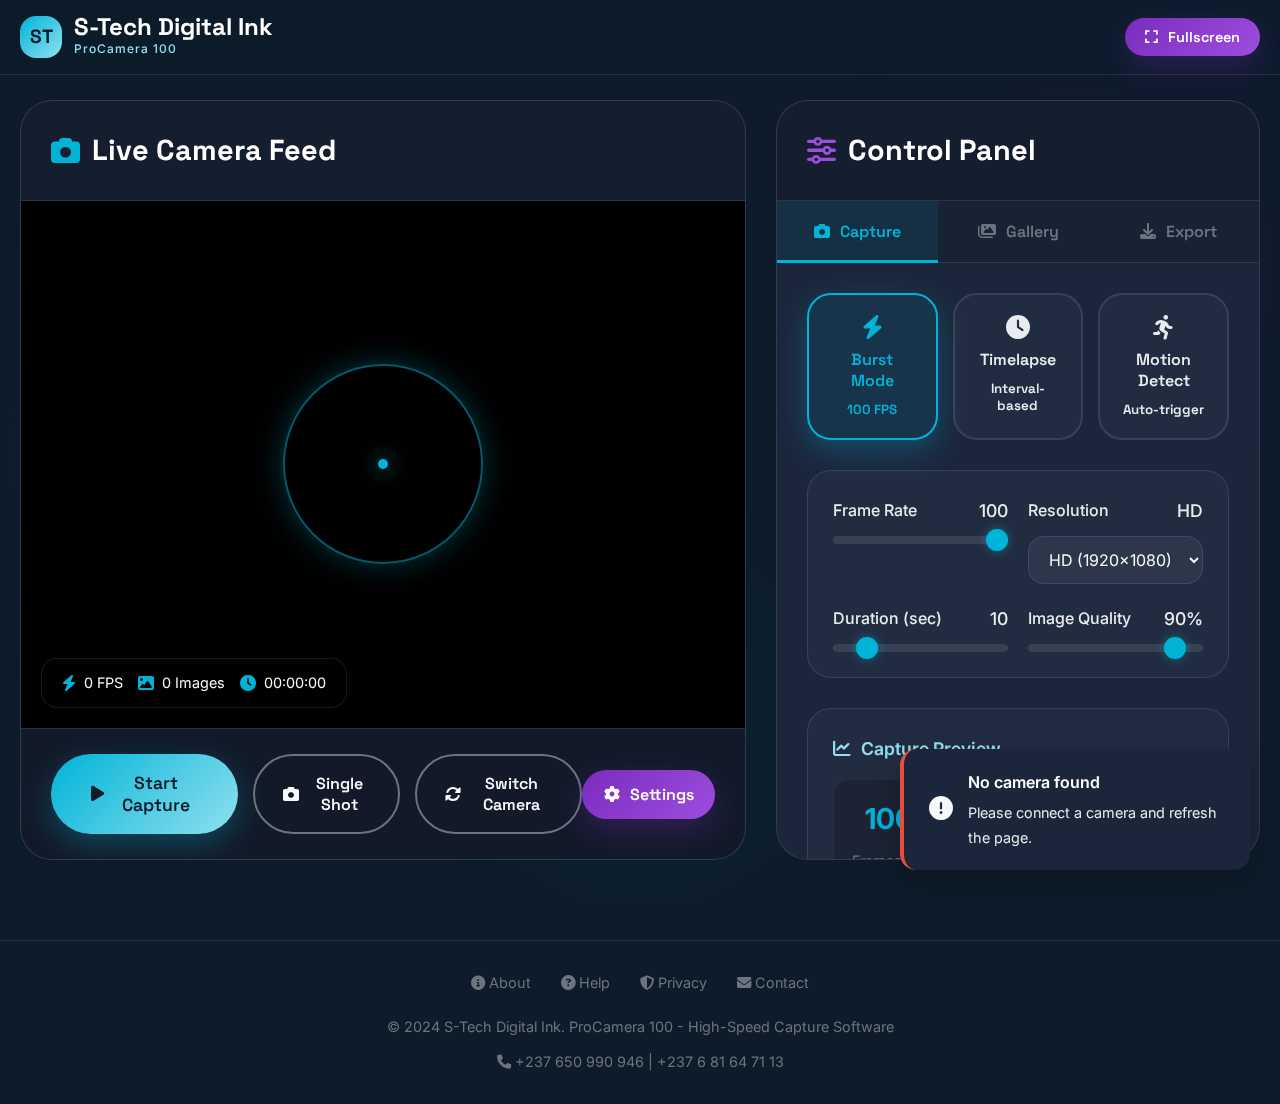
<file: procamera 100.html>
<!DOCTYPE html>
<html lang="en">
<head>
    <meta charset="UTF-8">
    <meta name="viewport" content="width=device-width, initial-scale=1.0">
    <title>STDI ProCamera 100 | S-Tech Digital Ink</title>
    <link rel="stylesheet" href="https://cdnjs.cloudflare.com/ajax/libs/font-awesome/6.4.0/css/all.min.css">
    <link href="https://fonts.googleapis.com/css2?family=Inter:wght@300;400;500;600;700;800;900&family=Space+Grotesk:wght@300;400;500;600;700;800;900&display=swap" rel="stylesheet">
    <style>
        :root {
            --primary-dark: #0a2540;
            --primary: #1a365d;
            --primary-light: #2d4a8a;
            --secondary: #00b4d8;
            --secondary-light: #90e0ef;
            --accent: #7b2cbf;
            --accent-light: #9d4edd;
            --dark: #0d1b2a;
            --dark-medium: #1b263b;
            --light: #f8f9fa;
            --light-gray: #e9ecef;
            --medium-gray: #6c757d;
            --success: #2ecc71;
            --warning: #f39c12;
            --danger: #e74c3c;
            --info: #3498db;
            
            --gradient-primary: linear-gradient(135deg, var(--primary-dark) 0%, var(--primary) 50%, var(--primary-light) 100%);
            --gradient-secondary: linear-gradient(135deg, var(--secondary) 0%, var(--secondary-light) 100%);
            --gradient-accent: linear-gradient(135deg, var(--accent) 0%, var(--accent-light) 100%);
            --gradient-dark: linear-gradient(135deg, var(--dark) 0%, var(--dark-medium) 100%);
            
            --shadow-sm: 0 2px 4px rgba(0, 0, 0, 0.1);
            --shadow-md: 0 4px 12px rgba(0, 0, 0, 0.15);
            --shadow-lg: 0 10px 30px rgba(0, 0, 0, 0.2);
            --shadow-xl: 0 20px 50px rgba(0, 0, 0, 0.25);
            --shadow-primary: 0 10px 30px rgba(26, 54, 93, 0.3);
            --shadow-secondary: 0 10px 30px rgba(0, 180, 216, 0.3);
            
            --font-primary: 'Inter', -apple-system, BlinkMacSystemFont, 'Segoe UI', sans-serif;
            --font-secondary: 'Space Grotesk', 'Inter', sans-serif;
            
            --radius-sm: 8px;
            --radius-md: 16px;
            --radius-lg: 24px;
            --radius-xl: 32px;
            --radius-full: 9999px;
            
            --transition-fast: 0.2s ease;
            --transition-normal: 0.3s cubic-bezier(0.4, 0, 0.2, 1);
            --transition-slow: 0.5s cubic-bezier(0.4, 0, 0.2, 1);
        }
        
        * {
            margin: 0;
            padding: 0;
            box-sizing: border-box;
        }
        
        html {
            font-size: 16px;
            scroll-behavior: smooth;
            overflow-x: hidden;
        }
        
        body {
            font-family: var(--font-primary);
            background: var(--dark);
            color: var(--light);
            line-height: 1.7;
            overflow-x: hidden;
            position: relative;
            min-height: 100vh;
        }
        
        /* Background Pattern */
        body::before {
            content: '';
            position: fixed;
            top: 0;
            left: 0;
            width: 100%;
            height: 100%;
            background-image: 
                radial-gradient(circle at 15% 50%, rgba(26, 54, 93, 0.1) 0%, transparent 25%),
                radial-gradient(circle at 85% 30%, rgba(123, 44, 191, 0.05) 0%, transparent 25%),
                radial-gradient(circle at 50% 80%, rgba(0, 180, 216, 0.05) 0%, transparent 25%);
            z-index: -1;
            pointer-events: none;
        }
        
        /* Main Container */
        .container {
            width: 100%;
            max-width: 1600px;
            margin: 0 auto;
            padding: 0 20px;
        }
        
        /* Header */
        .main-header {
            position: fixed;
            top: 0;
            left: 0;
            width: 100%;
            background: rgba(13, 27, 42, 0.95);
            backdrop-filter: blur(10px);
            border-bottom: 1px solid rgba(255, 255, 255, 0.1);
            z-index: 1000;
            padding: 15px 0;
        }
        
        .header-content {
            display: flex;
            justify-content: space-between;
            align-items: center;
        }
        
        .logo {
            display: flex;
            align-items: center;
            gap: 12px;
            text-decoration: none;
        }
        
        .logo-icon {
            width: 42px;
            height: 42px;
            background: var(--gradient-secondary);
            border-radius: var(--radius-md);
            display: flex;
            align-items: center;
            justify-content: center;
            font-size: 1.2rem;
            font-weight: 900;
            color: var(--dark);
            font-family: var(--font-secondary);
        }
        
        .logo-text {
            display: flex;
            flex-direction: column;
        }
        
        .logo-main {
            font-family: var(--font-secondary);
            font-size: 1.5rem;
            font-weight: 800;
            color: white;
            line-height: 1;
        }
        
        .logo-subtitle {
            font-size: 0.75rem;
            color: var(--secondary-light);
            font-weight: 500;
            letter-spacing: 1px;
        }
        
        .header-controls {
            display: flex;
            gap: 20px;
            align-items: center;
        }
        
        /* Main App */
        .app-container {
            padding-top: 100px;
            min-height: 100vh;
        }
        
        .app-grid {
            display: grid;
            grid-template-columns: 1.2fr 0.8fr;
            gap: 30px;
            height: calc(100vh - 140px);
        }
        
        @media (max-width: 1200px) {
            .app-grid {
                grid-template-columns: 1fr;
                height: auto;
            }
        }
        
        /* Camera Panel */
        .camera-panel {
            background: var(--dark-medium);
            border-radius: var(--radius-xl);
            border: 1px solid rgba(255, 255, 255, 0.1);
            overflow: hidden;
            display: flex;
            flex-direction: column;
            position: relative;
        }
        
        .camera-header {
            padding: 25px 30px;
            border-bottom: 1px solid rgba(255, 255, 255, 0.1);
            background: rgba(0, 0, 0, 0.2);
        }
        
        .camera-header h2 {
            font-family: var(--font-secondary);
            font-size: 1.8rem;
            color: white;
            display: flex;
            align-items: center;
            gap: 12px;
        }
        
        .camera-header h2 i {
            color: var(--secondary);
        }
        
        .camera-view {
            flex: 1;
            position: relative;
            overflow: hidden;
            background: #000;
        }
        
        #cameraFeed {
            width: 100%;
            height: 100%;
            object-fit: cover;
            display: block;
        }
        
        .camera-overlay {
            position: absolute;
            top: 0;
            left: 0;
            width: 100%;
            height: 100%;
            pointer-events: none;
            z-index: 2;
        }
        
        .focus-reticle {
            position: absolute;
            top: 50%;
            left: 50%;
            transform: translate(-50%, -50%);
            width: 200px;
            height: 200px;
            border: 2px solid rgba(0, 180, 216, 0.5);
            border-radius: 50%;
            box-shadow: 0 0 30px rgba(0, 180, 216, 0.3);
        }
        
        .focus-reticle::before {
            content: '';
            position: absolute;
            top: 50%;
            left: 50%;
            transform: translate(-50%, -50%);
            width: 10px;
            height: 10px;
            background: var(--secondary);
            border-radius: 50%;
            box-shadow: 0 0 20px var(--secondary);
        }
        
        .camera-stats {
            position: absolute;
            bottom: 20px;
            left: 20px;
            display: flex;
            gap: 15px;
            background: rgba(0, 0, 0, 0.7);
            padding: 12px 20px;
            border-radius: var(--radius-md);
            backdrop-filter: blur(10px);
            border: 1px solid rgba(255, 255, 255, 0.1);
        }
        
        .stat-item {
            display: flex;
            align-items: center;
            gap: 8px;
            color: var(--light);
            font-size: 0.9rem;
        }
        
        .stat-item i {
            color: var(--secondary);
            font-size: 1rem;
        }
        
        .camera-controls {
            padding: 25px 30px;
            background: rgba(0, 0, 0, 0.3);
            border-top: 1px solid rgba(255, 255, 255, 0.1);
            display: flex;
            justify-content: space-between;
            align-items: center;
        }
        
        .control-buttons {
            display: flex;
            gap: 15px;
        }
        
        .btn {
            display: inline-flex;
            align-items: center;
            justify-content: center;
            gap: 10px;
            padding: 14px 28px;
            font-family: var(--font-secondary);
            font-weight: 600;
            font-size: 1rem;
            text-decoration: none;
            border-radius: var(--radius-full);
            border: none;
            cursor: pointer;
            transition: all var(--transition-normal);
            position: relative;
            overflow: hidden;
        }
        
        .btn::before {
            content: '';
            position: absolute;
            top: 0;
            left: 0;
            width: 100%;
            height: 100%;
            background: rgba(255, 255, 255, 0.1);
            transform: translateX(-100%);
            transition: transform var(--transition-normal);
        }
        
        .btn:hover::before {
            transform: translateX(0);
        }
        
        .btn-primary {
            background: var(--gradient-secondary);
            color: var(--dark);
            box-shadow: var(--shadow-secondary);
        }
        
        .btn-primary:hover {
            transform: translateY(-3px);
            box-shadow: 0 15px 35px rgba(0, 180, 216, 0.4);
        }
        
        .btn-danger {
            background: linear-gradient(135deg, #e74c3c 0%, #c0392b 100%);
            color: white;
            box-shadow: 0 10px 30px rgba(231, 76, 60, 0.3);
        }
        
        .btn-danger:hover {
            transform: translateY(-3px);
            box-shadow: 0 15px 35px rgba(231, 76, 60, 0.4);
        }
        
        .btn-success {
            background: linear-gradient(135deg, #2ecc71 0%, #27ae60 100%);
            color: white;
            box-shadow: 0 10px 30px rgba(46, 204, 113, 0.3);
        }
        
        .btn-success:hover {
            transform: translateY(-3px);
            box-shadow: 0 15px 35px rgba(46, 204, 113, 0.4);
        }
        
        .btn-accent {
            background: var(--gradient-accent);
            color: white;
            box-shadow: 0 10px 30px rgba(123, 44, 191, 0.3);
        }
        
        .btn-accent:hover {
            transform: translateY(-3px);
            box-shadow: 0 15px 35px rgba(123, 44, 191, 0.4);
        }
        
        .btn-outline {
            background: transparent;
            color: var(--light);
            border: 2px solid var(--medium-gray);
        }
        
        .btn-outline:hover {
            border-color: var(--secondary);
            color: var(--secondary);
        }
        
        .btn-lg {
            padding: 18px 40px;
            font-size: 1.1rem;
        }
        
        .btn-sm {
            padding: 10px 20px;
            font-size: 0.9rem;
        }
        
        .recording-indicator {
            display: flex;
            align-items: center;
            gap: 10px;
            padding: 10px 20px;
            background: rgba(231, 76, 60, 0.1);
            border: 1px solid rgba(231, 76, 60, 0.3);
            border-radius: var(--radius-full);
            color: #e74c3c;
            font-weight: 600;
        }
        
        .recording-dot {
            width: 12px;
            height: 12px;
            background: #e74c3c;
            border-radius: 50%;
            animation: pulse 1s infinite;
        }
        
        @keyframes pulse {
            0%, 100% { opacity: 1; }
            50% { opacity: 0.5; }
        }
        
        /* Control Panel */
        .control-panel {
            background: var(--dark-medium);
            border-radius: var(--radius-xl);
            border: 1px solid rgba(255, 255, 255, 0.1);
            overflow: hidden;
            display: flex;
            flex-direction: column;
        }
        
        .panel-header {
            padding: 25px 30px;
            border-bottom: 1px solid rgba(255, 255, 255, 0.1);
            background: rgba(0, 0, 0, 0.2);
        }
        
        .panel-header h2 {
            font-family: var(--font-secondary);
            font-size: 1.8rem;
            color: white;
            display: flex;
            align-items: center;
            gap: 12px;
        }
        
        .panel-header h2 i {
            color: var(--accent-light);
        }
        
        .panel-tabs {
            display: flex;
            border-bottom: 1px solid rgba(255, 255, 255, 0.1);
            background: rgba(0, 0, 0, 0.1);
        }
        
        .tab-btn {
            flex: 1;
            padding: 20px;
            background: none;
            border: none;
            color: var(--medium-gray);
            font-family: var(--font-secondary);
            font-weight: 600;
            font-size: 1rem;
            cursor: pointer;
            transition: all var(--transition-fast);
            position: relative;
            display: flex;
            align-items: center;
            justify-content: center;
            gap: 10px;
        }
        
        .tab-btn:hover {
            color: var(--light);
            background: rgba(255, 255, 255, 0.05);
        }
        
        .tab-btn.active {
            color: var(--secondary);
            background: rgba(0, 180, 216, 0.1);
        }
        
        .tab-btn.active::after {
            content: '';
            position: absolute;
            bottom: -1px;
            left: 0;
            width: 100%;
            height: 3px;
            background: var(--secondary);
        }
        
        .tab-content {
            flex: 1;
            overflow: hidden;
        }
        
        .tab-pane {
            height: 100%;
            display: none;
            flex-direction: column;
        }
        
        .tab-pane.active {
            display: flex;
        }
        
        /* Settings Tab */
        .settings-grid {
            display: grid;
            grid-template-columns: repeat(2, 1fr);
            gap: 20px;
            padding: 30px;
            overflow-y: auto;
        }
        
        @media (max-width: 768px) {
            .settings-grid {
                grid-template-columns: 1fr;
            }
        }
        
        .setting-group {
            background: rgba(255, 255, 255, 0.03);
            border-radius: var(--radius-lg);
            padding: 25px;
            border: 1px solid rgba(255, 255, 255, 0.1);
        }
        
        .setting-title {
            color: var(--secondary-light);
            font-size: 1.1rem;
            font-weight: 600;
            margin-bottom: 20px;
            display: flex;
            align-items: center;
            gap: 10px;
        }
        
        .setting-title i {
            color: var(--secondary);
        }
        
        .setting-item {
            margin-bottom: 20px;
        }
        
        .setting-item:last-child {
            margin-bottom: 0;
        }
        
        .setting-label {
            display: block;
            margin-bottom: 8px;
            color: var(--light-gray);
            font-weight: 500;
            font-size: 0.95rem;
        }
        
        .range-control {
            width: 100%;
            height: 8px;
            background: rgba(255, 255, 255, 0.1);
            border-radius: var(--radius-full);
            outline: none;
            -webkit-appearance: none;
        }
        
        .range-control::-webkit-slider-thumb {
            -webkit-appearance: none;
            width: 22px;
            height: 22px;
            background: var(--secondary);
            border-radius: 50%;
            cursor: pointer;
            box-shadow: 0 0 10px rgba(0, 180, 216, 0.5);
        }
        
        .range-value {
            display: inline-block;
            margin-left: 10px;
            color: var(--secondary);
            font-weight: 600;
            min-width: 40px;
        }
        
        .select-control {
            width: 100%;
            padding: 12px 16px;
            background: rgba(255, 255, 255, 0.05);
            border: 1px solid rgba(255, 255, 255, 0.1);
            border-radius: var(--radius-md);
            color: var(--light);
            font-family: var(--font-primary);
            font-size: 1rem;
            transition: all var(--transition-fast);
        }
        
        .select-control:focus {
            outline: none;
            border-color: var(--secondary);
            background: rgba(255, 255, 255, 0.08);
        }
        
        .toggle-switch {
            display: flex;
            align-items: center;
            justify-content: space-between;
        }
        
        .toggle-label {
            color: var(--light-gray);
            font-weight: 500;
        }
        
        .switch {
            position: relative;
            display: inline-block;
            width: 60px;
            height: 30px;
        }
        
        .switch input {
            opacity: 0;
            width: 0;
            height: 0;
        }
        
        .slider {
            position: absolute;
            cursor: pointer;
            top: 0;
            left: 0;
            right: 0;
            bottom: 0;
            background-color: rgba(255, 255, 255, 0.1);
            transition: .4s;
            border-radius: var(--radius-full);
        }
        
        .slider:before {
            position: absolute;
            content: "";
            height: 22px;
            width: 22px;
            left: 4px;
            bottom: 4px;
            background-color: white;
            transition: .4s;
            border-radius: 50%;
        }
        
        input:checked + .slider {
            background-color: var(--secondary);
        }
        
        input:checked + .slider:before {
            transform: translateX(30px);
        }
        
        /* Gallery Tab */
        .gallery-container {
            padding: 30px;
            overflow-y: auto;
            flex: 1;
        }
        
        .gallery-controls {
            display: flex;
            justify-content: space-between;
            align-items: center;
            margin-bottom: 25px;
            padding-bottom: 20px;
            border-bottom: 1px solid rgba(255, 255, 255, 0.1);
        }
        
        .gallery-info {
            display: flex;
            align-items: center;
            gap: 15px;
        }
        
        .image-count {
            font-size: 1.1rem;
            color: var(--secondary);
            font-weight: 600;
        }
        
        .storage-info {
            display: flex;
            align-items: center;
            gap: 8px;
            color: var(--medium-gray);
            font-size: 0.9rem;
        }
        
        .storage-bar {
            width: 150px;
            height: 6px;
            background: rgba(255, 255, 255, 0.1);
            border-radius: var(--radius-full);
            overflow: hidden;
        }
        
        .storage-fill {
            height: 100%;
            background: var(--gradient-secondary);
            border-radius: var(--radius-full);
            transition: width 0.3s;
        }
        
        .gallery-grid {
            display: grid;
            grid-template-columns: repeat(auto-fill, minmax(150px, 1fr));
            gap: 15px;
        }
        
        .gallery-item {
            position: relative;
            border-radius: var(--radius-md);
            overflow: hidden;
            aspect-ratio: 1;
            cursor: pointer;
            transition: all var(--transition-normal);
            border: 2px solid transparent;
        }
        
        .gallery-item:hover {
            transform: translateY(-5px);
            border-color: var(--secondary);
            box-shadow: var(--shadow-secondary);
        }
        
        .gallery-item.selected {
            border-color: var(--accent);
            box-shadow: 0 0 20px rgba(123, 44, 191, 0.5);
        }
        
        .gallery-image {
            width: 100%;
            height: 100%;
            object-fit: cover;
            display: block;
        }
        
        .gallery-overlay {
            position: absolute;
            top: 0;
            left: 0;
            width: 100%;
            height: 100%;
            background: linear-gradient(to bottom, transparent 50%, rgba(0, 0, 0, 0.7) 100%);
            opacity: 0;
            transition: opacity var(--transition-fast);
            display: flex;
            align-items: flex-end;
            padding: 10px;
        }
        
        .gallery-item:hover .gallery-overlay {
            opacity: 1;
        }
        
        .image-info {
            color: white;
            font-size: 0.8rem;
            opacity: 0.9;
        }
        
        .select-checkbox {
            position: absolute;
            top: 10px;
            right: 10px;
            width: 20px;
            height: 20px;
            background: rgba(0, 0, 0, 0.7);
            border-radius: 4px;
            border: 2px solid rgba(255, 255, 255, 0.3);
            display: flex;
            align-items: center;
            justify-content: center;
            color: white;
            font-size: 0.8rem;
        }
        
        .gallery-item.selected .select-checkbox {
            background: var(--accent);
            border-color: var(--accent-light);
        }
        
        .empty-gallery {
            text-align: center;
            padding: 60px 20px;
            color: var(--medium-gray);
        }
        
        .empty-gallery i {
            font-size: 4rem;
            margin-bottom: 20px;
            opacity: 0.5;
        }
        
        .empty-gallery h3 {
            font-size: 1.5rem;
            margin-bottom: 10px;
            color: var(--light);
        }
        
        /* Capture Tab */
        .capture-settings {
            padding: 30px;
            overflow-y: auto;
            flex: 1;
        }
        
        .capture-mode {
            display: grid;
            grid-template-columns: repeat(3, 1fr);
            gap: 15px;
            margin-bottom: 30px;
        }
        
        .mode-btn {
            padding: 20px;
            background: rgba(255, 255, 255, 0.03);
            border: 2px solid rgba(255, 255, 255, 0.1);
            border-radius: var(--radius-lg);
            color: var(--light-gray);
            font-family: var(--font-secondary);
            font-weight: 600;
            font-size: 1rem;
            cursor: pointer;
            transition: all var(--transition-normal);
            display: flex;
            flex-direction: column;
            align-items: center;
            gap: 10px;
        }
        
        .mode-btn:hover {
            border-color: var(--secondary);
            color: var(--secondary);
            background: rgba(0, 180, 216, 0.05);
        }
        
        .mode-btn.active {
            border-color: var(--secondary);
            background: rgba(0, 180, 216, 0.1);
            color: var(--secondary);
            box-shadow: var(--shadow-secondary);
        }
        
        .mode-btn i {
            font-size: 1.5rem;
        }
        
        .capture-params {
            background: rgba(255, 255, 255, 0.03);
            border-radius: var(--radius-lg);
            padding: 25px;
            border: 1px solid rgba(255, 255, 255, 0.1);
            margin-bottom: 30px;
        }
        
        .param-grid {
            display: grid;
            grid-template-columns: repeat(2, 1fr);
            gap: 20px;
        }
        
        @media (max-width: 768px) {
            .param-grid {
                grid-template-columns: 1fr;
            }
        }
        
        .param-item {
            display: flex;
            flex-direction: column;
            gap: 10px;
        }
        
        .param-label {
            display: flex;
            justify-content: space-between;
            align-items: center;
        }
        
        .param-label span {
            color: var(--light-gray);
            font-weight: 500;
        }
        
        .param-value {
            color: var(--secondary);
            font-weight: 600;
            font-size: 1.1rem;
        }
        
        .capture-preview {
            background: rgba(255, 255, 255, 0.03);
            border-radius: var(--radius-lg);
            padding: 25px;
            border: 1px solid rgba(255, 255, 255, 0.1);
        }
        
        .preview-title {
            color: var(--secondary-light);
            font-size: 1.1rem;
            font-weight: 600;
            margin-bottom: 15px;
            display: flex;
            align-items: center;
            gap: 10px;
        }
        
        .preview-stats {
            display: grid;
            grid-template-columns: repeat(3, 1fr);
            gap: 15px;
        }
        
        .stat-card {
            background: rgba(0, 0, 0, 0.2);
            border-radius: var(--radius-md);
            padding: 15px;
            text-align: center;
            border: 1px solid rgba(255, 255, 255, 0.05);
        }
        
        .stat-value {
            font-size: 1.8rem;
            font-weight: 700;
            color: var(--secondary);
            margin-bottom: 5px;
        }
        
        .stat-label {
            font-size: 0.9rem;
            color: var(--medium-gray);
        }
        
        /* Export Tab */
        .export-container {
            padding: 30px;
            overflow-y: auto;
            flex: 1;
        }
        
        .export-options {
            display: grid;
            grid-template-columns: repeat(2, 1fr);
            gap: 20px;
            margin-bottom: 30px;
        }
        
        @media (max-width: 768px) {
            .export-options {
                grid-template-columns: 1fr;
            }
        }
        
        .export-option {
            background: rgba(255, 255, 255, 0.03);
            border: 2px solid rgba(255, 255, 255, 0.1);
            border-radius: var(--radius-lg);
            padding: 25px;
            cursor: pointer;
            transition: all var(--transition-normal);
            display: flex;
            align-items: center;
            gap: 20px;
        }
        
        .export-option:hover {
            border-color: var(--secondary);
            background: rgba(0, 180, 216, 0.05);
        }
        
        .export-option.selected {
            border-color: var(--secondary);
            background: rgba(0, 180, 216, 0.1);
            box-shadow: var(--shadow-secondary);
        }
        
        .export-icon {
            width: 60px;
            height: 60px;
            background: var(--gradient-secondary);
            border-radius: var(--radius-md);
            display: flex;
            align-items: center;
            justify-content: center;
            font-size: 1.5rem;
            color: var(--dark);
        }
        
        .export-info {
            flex: 1;
        }
        
        .export-title {
            color: var(--light);
            font-weight: 600;
            font-size: 1.1rem;
            margin-bottom: 8px;
        }
        
        .export-desc {
            color: var(--medium-gray);
            font-size: 0.9rem;
            line-height: 1.5;
        }
        
        .export-settings {
            background: rgba(255, 255, 255, 0.03);
            border-radius: var(--radius-lg);
            padding: 25px;
            border: 1px solid rgba(255, 255, 255, 0.1);
            margin-bottom: 30px;
        }
        
        .format-options {
            display: flex;
            gap: 15px;
            margin-bottom: 25px;
        }
        
        .format-btn {
            padding: 12px 24px;
            background: rgba(255, 255, 255, 0.05);
            border: 1px solid rgba(255, 255, 255, 0.1);
            border-radius: var(--radius-md);
            color: var(--light-gray);
            font-family: var(--font-primary);
            font-weight: 500;
            cursor: pointer;
            transition: all var(--transition-fast);
        }
        
        .format-btn:hover {
            border-color: var(--secondary);
            color: var(--secondary);
        }
        
        .format-btn.active {
            background: rgba(0, 180, 216, 0.1);
            border-color: var(--secondary);
            color: var(--secondary);
        }
        
        .export-actions {
            display: flex;
            gap: 15px;
        }
        
        .export-actions .btn {
            flex: 1;
        }
        
        /* Modal */
        .modal {
            position: fixed;
            top: 0;
            left: 0;
            width: 100%;
            height: 100%;
            background: rgba(13, 27, 42, 0.95);
            backdrop-filter: blur(10px);
            display: none;
            align-items: center;
            justify-content: center;
            z-index: 2000;
            opacity: 0;
            visibility: hidden;
            transition: all var(--transition-normal);
        }
        
        .modal.active {
            opacity: 1;
            visibility: visible;
            display: flex;
        }
        
        .modal-content {
            background: var(--dark-medium);
            border-radius: var(--radius-xl);
            padding: 40px;
            max-width: 600px;
            width: 90%;
            border: 1px solid rgba(255, 255, 255, 0.1);
            box-shadow: var(--shadow-xl);
            position: relative;
            transform: translateY(20px);
            transition: transform var(--transition-normal);
        }
        
        .modal.active .modal-content {
            transform: translateY(0);
        }
        
        .modal-close {
            position: absolute;
            top: 20px;
            right: 20px;
            background: none;
            border: none;
            color: var(--light);
            font-size: 1.5rem;
            cursor: pointer;
            transition: color var(--transition-fast);
        }
        
        .modal-close:hover {
            color: var(--secondary);
        }
        
        .modal-title {
            font-family: var(--font-secondary);
            font-size: 1.8rem;
            color: white;
            margin-bottom: 20px;
            display: flex;
            align-items: center;
            gap: 12px;
        }
        
        .modal-title i {
            color: var(--secondary);
        }
        
        .modal-body {
            margin-bottom: 30px;
        }
        
        .modal-body p {
            color: var(--light-gray);
            margin-bottom: 15px;
            line-height: 1.6;
        }
        
        .modal-progress {
            margin: 25px 0;
        }
        
        .progress-bar {
            width: 100%;
            height: 10px;
            background: rgba(255, 255, 255, 0.1);
            border-radius: var(--radius-full);
            overflow: hidden;
            margin-bottom: 10px;
        }
        
        .progress-fill {
            height: 100%;
            background: var(--gradient-secondary);
            border-radius: var(--radius-full);
            transition: width 0.3s;
        }
        
        .progress-text {
            display: flex;
            justify-content: space-between;
            color: var(--medium-gray);
            font-size: 0.9rem;
        }
        
        .modal-actions {
            display: flex;
            gap: 15px;
        }
        
        .modal-actions .btn {
            flex: 1;
        }
        
        /* Notification */
        .notification {
            position: fixed;
            bottom: 30px;
            right: 30px;
            padding: 20px 25px;
            background: var(--dark-medium);
            border-left: 4px solid var(--success);
            border-radius: var(--radius-md);
            box-shadow: var(--shadow-lg);
            transform: translateX(150%);
            transition: transform var(--transition-normal);
            z-index: 1000;
            max-width: 350px;
            display: flex;
            align-items: center;
            gap: 15px;
        }
        
        .notification.show {
            transform: translateX(0);
        }
        
        .notification.error {
            border-left-color: var(--danger);
        }
        
        .notification.warning {
            border-left-color: var(--warning);
        }
        
        .notification.info {
            border-left-color: var(--info);
        }
        
        .notification-icon {
            font-size: 1.5rem;
            flex-shrink: 0;
        }
        
        .notification-content {
            flex: 1;
        }
        
        .notification-title {
            font-weight: 600;
            color: white;
            margin-bottom: 5px;
        }
        
        .notification-message {
            color: var(--light-gray);
            font-size: 0.9rem;
        }
        
        /* Footer */
        .main-footer {
            margin-top: 40px;
            padding: 30px 0;
            border-top: 1px solid rgba(255, 255, 255, 0.1);
            text-align: center;
            color: var(--medium-gray);
            font-size: 0.9rem;
        }
        
        .footer-links {
            display: flex;
            justify-content: center;
            gap: 30px;
            margin-bottom: 20px;
        }
        
        .footer-links a {
            color: var(--medium-gray);
            text-decoration: none;
            transition: color var(--transition-fast);
        }
        
        .footer-links a:hover {
            color: var(--secondary);
        }
        
        /* Loading */
        .loading {
            display: inline-block;
            width: 20px;
            height: 20px;
            border: 3px solid rgba(255, 255, 255, 0.3);
            border-radius: 50%;
            border-top-color: var(--secondary);
            animation: spin 1s ease-in-out infinite;
        }
        
        @keyframes spin {
            to { transform: rotate(360deg); }
        }
        
        /* Responsive */
        @media (max-width: 768px) {
            .app-grid {
                grid-template-columns: 1fr;
                gap: 20px;
            }
            
            .camera-controls {
                flex-direction: column;
                gap: 15px;
            }
            
            .control-buttons {
                width: 100%;
                justify-content: center;
            }
            
            .capture-mode {
                grid-template-columns: 1fr;
            }
        }
        
        /* Utility Classes */
        .hidden {
            display: none !important;
        }
        
        .text-center {
            text-align: center;
        }
        
        .text-secondary {
            color: var(--secondary);
        }
        
        .text-accent {
            color: var(--accent);
        }
        
        .mt-1 { margin-top: 10px; }
        .mt-2 { margin-top: 20px; }
        .mt-3 { margin-top: 30px; }
        .mb-1 { margin-bottom: 10px; }
        .mb-2 { margin-bottom: 20px; }
        .mb-3 { margin-bottom: 30px; }
        
        .w-100 { width: 100%; }
        
        /* Custom Scrollbar */
        ::-webkit-scrollbar {
            width: 8px;
        }
        
        ::-webkit-scrollbar-track {
            background: rgba(255, 255, 255, 0.05);
            border-radius: 4px;
        }
        
        ::-webkit-scrollbar-thumb {
            background: rgba(255, 255, 255, 0.2);
            border-radius: 4px;
        }
        
        ::-webkit-scrollbar-thumb:hover {
            background: rgba(255, 255, 255, 0.3);
        }
    </style>
</head>
<body>
    <!-- Header -->
    <header class="main-header">
        <div class="container header-content">
            <a href="#" class="logo">
                <div class="logo-icon">ST</div>
                <div class="logo-text">
                    <div class="logo-main">S-Tech Digital Ink</div>
                    <div class="logo-subtitle">ProCamera 100</div>
                </div>
            </a>
            
            <div class="header-controls">
                <div class="recording-indicator hidden" id="recordingIndicator">
                    <div class="recording-dot"></div>
                    <span>RECORDING</span>
                    <span id="recordingTime">00:00</span>
                </div>
                
                <button class="btn btn-sm btn-accent" id="toggleFullscreen">
                    <i class="fas fa-expand"></i> Fullscreen
                </button>
            </div>
        </div>
    </header>

    <!-- Main App -->
    <main class="app-container">
        <div class="container">
            <div class="app-grid">
                <!-- Camera Panel -->
                <div class="camera-panel">
                    <div class="camera-header">
                        <h2><i class="fas fa-camera"></i> Live Camera Feed</h2>
                    </div>
                    
                    <div class="camera-view">
                        <video id="cameraFeed" autoplay playsinline></video>
                        <canvas id="captureCanvas" style="display: none;"></canvas>
                        
                        <div class="camera-overlay">
                            <div class="focus-reticle"></div>
                        </div>
                        
                        <div class="camera-stats">
                            <div class="stat-item">
                                <i class="fas fa-bolt"></i>
                                <span id="fpsCounter">0 FPS</span>
                            </div>
                            <div class="stat-item">
                                <i class="fas fa-image"></i>
                                <span id="captureCount">0 Images</span>
                            </div>
                            <div class="stat-item">
                                <i class="fas fa-clock"></i>
                                <span id="sessionTimer">00:00:00</span>
                            </div>
                        </div>
                    </div>
                    
                    <div class="camera-controls">
                        <div class="control-buttons">
                            <button class="btn btn-primary btn-lg" id="startCapture">
                                <i class="fas fa-play"></i> Start Capture
                            </button>
                            <button class="btn btn-danger btn-lg hidden" id="stopCapture">
                                <i class="fas fa-stop"></i> Stop Capture
                            </button>
                            <button class="btn btn-outline" id="takeSingle">
                                <i class="fas fa-camera"></i> Single Shot
                            </button>
                            <button class="btn btn-outline" id="toggleCamera">
                                <i class="fas fa-sync-alt"></i> Switch Camera
                            </button>
                        </div>
                        
                        <button class="btn btn-accent" id="openSettings">
                            <i class="fas fa-cog"></i> Settings
                        </button>
                    </div>
                </div>

                <!-- Control Panel -->
                <div class="control-panel">
                    <div class="panel-header">
                        <h2><i class="fas fa-sliders-h"></i> Control Panel</h2>
                    </div>
                    
                    <div class="panel-tabs">
                        <button class="tab-btn active" data-tab="capture">
                            <i class="fas fa-camera"></i> Capture
                        </button>
                        <button class="tab-btn" data-tab="gallery">
                            <i class="fas fa-images"></i> Gallery
                        </button>
                        <button class="tab-btn" data-tab="export">
                            <i class="fas fa-download"></i> Export
                        </button>
                    </div>
                    
                    <div class="tab-content">
                        <!-- Capture Tab -->
                        <div class="tab-pane active" id="capture-tab">
                            <div class="capture-settings">
                                <div class="capture-mode">
                                    <button class="mode-btn active" data-mode="burst">
                                        <i class="fas fa-bolt"></i>
                                        <span>Burst Mode</span>
                                        <small>100 FPS</small>
                                    </button>
                                    <button class="mode-btn" data-mode="timelapse">
                                        <i class="fas fa-clock"></i>
                                        <span>Timelapse</span>
                                        <small>Interval-based</small>
                                    </button>
                                    <button class="mode-btn" data-mode="motion">
                                        <i class="fas fa-running"></i>
                                        <span>Motion Detect</span>
                                        <small>Auto-trigger</small>
                                    </button>
                                </div>
                                
                                <div class="capture-params">
                                    <div class="param-grid">
                                        <div class="param-item">
                                            <div class="param-label">
                                                <span>Frame Rate</span>
                                                <span class="param-value" id="fpsValue">100</span>
                                            </div>
                                            <input type="range" class="range-control" id="fpsSlider" min="1" max="100" value="100">
                                        </div>
                                        <div class="param-item">
                                            <div class="param-label">
                                                <span>Resolution</span>
                                                <span class="param-value" id="resValue">HD</span>
                                            </div>
                                            <select class="select-control" id="resolutionSelect">
                                                <option value="480p">480p (640x480)</option>
                                                <option value="720p">720p (1280x720)</option>
                                                <option value="hd" selected>HD (1920x1080)</option>
                                                <option value="4k">4K (3840x2160)</option>
                                            </select>
                                        </div>
                                        <div class="param-item">
                                            <div class="param-label">
                                                <span>Duration (sec)</span>
                                                <span class="param-value" id="durationValue">10</span>
                                            </div>
                                            <input type="range" class="range-control" id="durationSlider" min="1" max="60" value="10">
                                        </div>
                                        <div class="param-item">
                                            <div class="param-label">
                                                <span>Image Quality</span>
                                                <span class="param-value" id="qualityValue">90%</span>
                                            </div>
                                            <input type="range" class="range-control" id="qualitySlider" min="10" max="100" value="90">
                                        </div>
                                    </div>
                                </div>
                                
                                <div class="capture-preview">
                                    <div class="preview-title">
                                        <i class="fas fa-chart-line"></i> Capture Preview
                                    </div>
                                    <div class="preview-stats">
                                        <div class="stat-card">
                                            <div class="stat-value" id="previewFps">100</div>
                                            <div class="stat-label">Frames per Second</div>
                                        </div>
                                        <div class="stat-card">
                                            <div class="stat-value" id="previewTotal">1000</div>
                                            <div class="stat-label">Total Images</div>
                                        </div>
                                        <div class="stat-card">
                                            <div class="stat-value" id="previewSize">1.2 GB</div>
                                            <div class="stat-label">Estimated Size</div>
                                        </div>
                                    </div>
                                </div>
                            </div>
                        </div>
                        
                        <!-- Gallery Tab -->
                        <div class="tab-pane" id="gallery-tab">
                            <div class="gallery-container">
                                <div class="gallery-controls">
                                    <div class="gallery-info">
                                        <span class="image-count" id="galleryCount">0 Images</span>
                                        <div class="storage-info">
                                            <i class="fas fa-hdd"></i>
                                            <span>Storage:</span>
                                            <div class="storage-bar">
                                                <div class="storage-fill" id="storageFill" style="width: 0%"></div>
                                            </div>
                                            <span id="storageText">0 MB / 500 MB</span>
                                        </div>
                                    </div>
                                    <div>
                                        <button class="btn btn-sm btn-outline" id="selectAll">
                                            <i class="fas fa-check-square"></i> Select All
                                        </button>
                                        <button class="btn btn-sm btn-danger" id="deleteSelected">
                                            <i class="fas fa-trash"></i> Delete
                                        </button>
                                    </div>
                                </div>
                                
                                <div class="gallery-grid" id="galleryGrid">
                                    <!-- Images will be loaded here -->
                                    <div class="empty-gallery">
                                        <i class="fas fa-images"></i>
                                        <h3>No Images Captured Yet</h3>
                                        <p>Start capturing images to see them here</p>
                                    </div>
                                </div>
                            </div>
                        </div>
                        
                        <!-- Export Tab -->
                        <div class="tab-pane" id="export-tab">
                            <div class="export-container">
                                <div class="export-options">
                                    <div class="export-option selected" data-export="selected">
                                        <div class="export-icon">
                                            <i class="fas fa-file-export"></i>
                                        </div>
                                        <div class="export-info">
                                            <div class="export-title">Export Selected</div>
                                            <div class="export-desc">Export only selected images from gallery</div>
                                        </div>
                                    </div>
                                    <div class="export-option" data-export="all">
                                        <div class="export-icon">
                                            <i class="fas fa-folder-open"></i>
                                        </div>
                                        <div class="export-info">
                                            <div class="export-title">Export All</div>
                                            <div class="export-desc">Export all captured images in the session</div>
                                        </div>
                                    </div>
                                </div>
                                
                                <div class="export-settings">
                                    <div class="setting-title">
                                        <i class="fas fa-cog"></i> Export Settings
                                    </div>
                                    
                                    <div class="format-options">
                                        <button class="format-btn active" data-format="zip">ZIP Archive</button>
                                        <button class="format-btn" data-format="pdf">PDF Document</button>
                                        <button class="format-btn" data-format="gif">Animated GIF</button>
                                    </div>
                                    
                                    <div class="setting-item">
                                        <label class="setting-label">Compression Quality</label>
                                        <input type="range" class="range-control" id="exportQuality" min="10" max="100" value="85">
                                        <span class="range-value">85%</span>
                                    </div>
                                    
                                    <div class="setting-item">
                                        <div class="toggle-switch">
                                            <span class="toggle-label">Include Metadata</span>
                                            <label class="switch">
                                                <input type="checkbox" id="includeMetadata" checked>
                                                <span class="slider"></span>
                                            </label>
                                        </div>
                                    </div>
                                    
                                    <div class="setting-item">
                                        <div class="toggle-switch">
                                            <span class="toggle-label">Watermark Images</span>
                                            <label class="switch">
                                                <input type="checkbox" id="watermarkImages">
                                                <span class="slider"></span>
                                            </label>
                                        </div>
                                    </div>
                                </div>
                                
                                <div class="export-actions">
                                    <button class="btn btn-primary" id="exportImages">
                                        <i class="fas fa-download"></i> Export Images
                                    </button>
                                    <button class="btn btn-accent" id="shareImages">
                                        <i class="fas fa-share-alt"></i> Share
                                    </button>
                                </div>
                            </div>
                        </div>
                    </div>
                </div>
            </div>
        </div>
    </main>

    <!-- Footer -->
    <footer class="main-footer">
        <div class="container">
            <div class="footer-links">
                <a href="#"><i class="fas fa-info-circle"></i> About</a>
                <a href="#"><i class="fas fa-question-circle"></i> Help</a>
                <a href="#"><i class="fas fa-shield-alt"></i> Privacy</a>
                <a href="#"><i class="fas fa-envelope"></i> Contact</a>
            </div>
            <p>&copy; 2024 S-Tech Digital Ink. ProCamera 100 - High-Speed Capture Software</p>
            <p class="mt-1"><i class="fas fa-phone"></i> +237 650 990 946 | +237 6 81 64 71 13</p>
        </div>
    </footer>

    <!-- Modals -->
    <div class="modal" id="settingsModal">
        <div class="modal-content">
            <button class="modal-close" onclick="closeModal('settingsModal')">
                <i class="fas fa-times"></i>
            </button>
            
            <h2 class="modal-title">
                <i class="fas fa-cog"></i> Camera Settings
            </h2>
            
            <div class="modal-body">
                <div class="settings-grid">
                    <div class="setting-group">
                        <div class="setting-title">
                            <i class="fas fa-video"></i> Video Settings
                        </div>
                        
                        <div class="setting-item">
                            <label class="setting-label">Brightness</label>
                            <input type="range" class="range-control" id="brightnessSlider" min="0" max="200" value="100">
                            <span class="range-value">100%</span>
                        </div>
                        
                        <div class="setting-item">
                            <label class="setting-label">Contrast</label>
                            <input type="range" class="range-control" id="contrastSlider" min="0" max="200" value="100">
                            <span class="range-value">100%</span>
                        </div>
                        
                        <div class="setting-item">
                            <label class="setting-label">Saturation</label>
                            <input type="range" class="range-control" id="saturationSlider" min="0" max="200" value="100">
                            <span class="range-value">100%</span>
                        </div>
                    </div>
                    
                    <div class="setting-group">
                        <div class="setting-title">
                            <i class="fas fa-camera"></i> Capture Settings
                        </div>
                        
                        <div class="setting-item">
                            <label class="setting-label">Auto White Balance</label>
                            <select class="select-control" id="whiteBalance">
                                <option value="auto">Auto</option>
                                <option value="daylight">Daylight</option>
                                <option value="cloudy">Cloudy</option>
                                <option value="tungsten">Tungsten</option>
                                <option value="fluorescent">Fluorescent</option>
                            </select>
                        </div>
                        
                        <div class="setting-item">
                            <label class="setting-label">Exposure Mode</label>
                            <select class="select-control" id="exposureMode">
                                <option value="auto">Auto</option>
                                <option value="manual">Manual</option>
                                <option value="sports">Sports</option>
                                <option value="night">Night</option>
                            </select>
                        </div>
                        
                        <div class="setting-item">
                            <div class="toggle-switch">
                                <span class="toggle-label">Image Stabilization</span>
                                <label class="switch">
                                    <input type="checkbox" id="imageStabilization" checked>
                                    <span class="slider"></span>
                                </label>
                            </div>
                        </div>
                    </div>
                    
                    <div class="setting-group">
                        <div class="setting-title">
                            <i class="fas fa-hdd"></i> Storage Settings
                        </div>
                        
                        <div class="setting-item">
                            <label class="setting-label">Max Storage (MB)</label>
                            <input type="range" class="range-control" id="maxStorageSlider" min="100" max="5000" value="500">
                            <span class="range-value">500 MB</span>
                        </div>
                        
                        <div class="setting-item">
                            <div class="toggle-switch">
                                <span class="toggle-label">Auto-clear Old Images</span>
                                <label class="switch">
                                    <input type="checkbox" id="autoClear" checked>
                                    <span class="slider"></span>
                                </label>
                            </div>
                        </div>
                        
                        <div class="setting-item">
                            <div class="toggle-switch">
                                <span class="toggle-label">Save to Cloud</span>
                                <label class="switch">
                                    <input type="checkbox" id="saveToCloud">
                                    <span class="slider"></span>
                                </label>
                            </div>
                        </div>
                    </div>
                    
                    <div class="setting-group">
                        <div class="setting-title">
                            <i class="fas fa-bell"></i> Notifications
                        </div>
                        
                        <div class="setting-item">
                            <div class="toggle-switch">
                                <span class="toggle-label">Capture Complete</span>
                                <label class="switch">
                                    <input type="checkbox" id="notifyComplete" checked>
                                    <span class="slider"></span>
                                </label>
                            </div>
                        </div>
                        
                        <div class="setting-item">
                            <div class="toggle-switch">
                                <span class="toggle-label">Storage Warning</span>
                                <label class="switch">
                                    <input type="checkbox" id="notifyStorage" checked>
                                    <span class="slider"></span>
                                </label>
                            </div>
                        </div>
                        
                        <div class="setting-item">
                            <div class="toggle-switch">
                                <span class="toggle-label">Export Complete</span>
                                <label class="switch">
                                    <input type="checkbox" id="notifyExport" checked>
                                    <span class="slider"></span>
                                </label>
                            </div>
                        </div>
                    </div>
                </div>
            </div>
            
            <div class="modal-actions">
                <button class="btn btn-outline" onclick="closeModal('settingsModal')">Cancel</button>
                <button class="btn btn-primary" onclick="saveSettings()">Save Settings</button>
            </div>
        </div>
    </div>

    <div class="modal" id="exportModal">
        <div class="modal-content">
            <button class="modal-close" onclick="closeModal('exportModal')">
                <i class="fas fa-times"></i>
            </button>
            
            <h2 class="modal-title">
                <i class="fas fa-download"></i> Exporting Images
            </h2>
            
            <div class="modal-body">
                <p>Preparing your images for export. This may take a few moments depending on the number of images.</p>
                
                <div class="modal-progress">
                    <div class="progress-bar">
                        <div class="progress-fill" id="exportProgressFill" style="width: 0%"></div>
                    </div>
                    <div class="progress-text">
                        <span>Processing...</span>
                        <span id="exportProgressText">0%</span>
                    </div>
                </div>
                
                <div id="exportDetails">
                    <p><i class="fas fa-images"></i> <span id="exportImageCount">0</span> images selected</p>
                    <p><i class="fas fa-file"></i> Format: <span id="exportFormat">ZIP</span></p>
                    <p><i class="fas fa-hdd"></i> Estimated size: <span id="exportSize">0 MB</span></p>
                </div>
            </div>
            
            <div class="modal-actions">
                <button class="btn btn-outline" onclick="cancelExport()">Cancel</button>
                <button class="btn btn-primary" id="startExportBtn" onclick="startExport()">
                    <i class="fas fa-download"></i> Start Export
                </button>
            </div>
        </div>
    </div>

    <div class="modal" id="sharingModal">
        <div class="modal-content">
            <button class="modal-close" onclick="closeModal('sharingModal')">
                <i class="fas fa-times"></i>
            </button>
            
            <h2 class="modal-title">
                <i class="fas fa-share-alt"></i> Share Images
            </h2>
            
            <div class="modal-body">
                <p>Select a sharing method for your captured images:</p>
                
                <div class="export-options">
                    <div class="export-option" onclick="shareViaEmail()">
                        <div class="export-icon">
                            <i class="fas fa-envelope"></i>
                        </div>
                        <div class="export-info">
                            <div class="export-title">Email</div>
                            <div class="export-desc">Send images via email attachment</div>
                        </div>
                    </div>
                    
                    <div class="export-option" onclick="shareViaCloud()">
                        <div class="export-icon">
                            <i class="fas fa-cloud-upload-alt"></i>
                        </div>
                        <div class="export-info">
                            <div class="export-title">Cloud Storage</div>
                            <div class="export-desc">Upload to Google Drive or Dropbox</div>
                        </div>
                    </div>
                    
                    <div class="export-option" onclick="shareViaQR()">
                        <div class="export-icon">
                            <i class="fas fa-qrcode"></i>
                        </div>
                        <div class="export-info">
                            <div class="export-title">QR Code</div>
                            <div class="export-desc">Generate QR code for download</div>
                        </div>
                    </div>
                    
                    <div class="export-option" onclick="shareViaLink()">
                        <div class="export-icon">
                            <i class="fas fa-link"></i>
                        </div>
                        <div class="export-info">
                            <div class="export-title">Share Link</div>
                            <div class="export-desc">Create a temporary download link</div>
                        </div>
                    </div>
                </div>
            </div>
            
            <div class="modal-actions">
                <button class="btn btn-outline" onclick="closeModal('sharingModal')">Cancel</button>
            </div>
        </div>
    </div>

    <!-- Notification -->
    <div class="notification" id="notification">
        <div class="notification-icon">
            <i class="fas fa-check-circle"></i>
        </div>
        <div class="notification-content">
            <div class="notification-title" id="notificationTitle">Success</div>
            <div class="notification-message" id="notificationMessage">Operation completed successfully</div>
        </div>
    </div>

    <!-- JavaScript -->
    <script>
        // ===== APP STATE =====
        const appState = {
            isRecording: false,
            isFullscreen: false,
            cameras: [],
            currentCamera: null,
            capturedImages: [],
            selectedImages: new Set(),
            captureMode: 'burst',
            settings: {
                fps: 100,
                resolution: 'hd',
                duration: 10,
                quality: 90,
                maxStorage: 500,
                autoClear: true,
                notifyComplete: true,
                notifyStorage: true,
                notifyExport: true,
                imageStabilization: true,
                saveToCloud: false
            },
            sessionStats: {
                startTime: null,
                totalFrames: 0,
                currentFPS: 0,
                storageUsed: 0
            }
        };

        // ===== DOM ELEMENTS =====
        const elements = {
            cameraFeed: document.getElementById('cameraFeed'),
            captureCanvas: document.getElementById('captureCanvas'),
            startCapture: document.getElementById('startCapture'),
            stopCapture: document.getElementById('stopCapture'),
            takeSingle: document.getElementById('takeSingle'),
            toggleCamera: document.getElementById('toggleCamera'),
            toggleFullscreen: document.getElementById('toggleFullscreen'),
            openSettings: document.getElementById('openSettings'),
            recordingIndicator: document.getElementById('recordingIndicator'),
            recordingTime: document.getElementById('recordingTime'),
            fpsCounter: document.getElementById('fpsCounter'),
            captureCount: document.getElementById('captureCount'),
            sessionTimer: document.getElementById('sessionTimer'),
            galleryGrid: document.getElementById('galleryGrid'),
            galleryCount: document.getElementById('galleryCount'),
            storageFill: document.getElementById('storageFill'),
            storageText: document.getElementById('storageText'),
            selectAll: document.getElementById('selectAll'),
            deleteSelected: document.getElementById('deleteSelected'),
            exportImages: document.getElementById('exportImages'),
            shareImages: document.getElementById('shareImages'),
            fpsSlider: document.getElementById('fpsSlider'),
            fpsValue: document.getElementById('fpsValue'),
            resolutionSelect: document.getElementById('resolutionSelect'),
            resValue: document.getElementById('resValue'),
            durationSlider: document.getElementById('durationSlider'),
            durationValue: document.getElementById('durationValue'),
            qualitySlider: document.getElementById('qualitySlider'),
            qualityValue: document.getElementById('qualityValue'),
            previewFps: document.getElementById('previewFps'),
            previewTotal: document.getElementById('previewTotal'),
            previewSize: document.getElementById('previewSize'),
            exportQuality: document.getElementById('exportQuality'),
            includeMetadata: document.getElementById('includeMetadata'),
            watermarkImages: document.getElementById('watermarkImages'),
            exportProgressFill: document.getElementById('exportProgressFill'),
            exportProgressText: document.getElementById('exportProgressText'),
            exportImageCount: document.getElementById('exportImageCount'),
            exportFormat: document.getElementById('exportFormat'),
            exportSize: document.getElementById('exportSize'),
            startExportBtn: document.getElementById('startExportBtn'),
            notification: document.getElementById('notification'),
            notificationTitle: document.getElementById('notificationTitle'),
            notificationMessage: document.getElementById('notificationMessage')
        };

        // ===== VIDEO STREAM & CAPTURE =====
        let mediaStream = null;
        let captureInterval = null;
        let sessionInterval = null;
        let frameTimes = [];
        let canvasContext = null;

        // Initialize camera
        async function initializeCamera() {
            try {
                // Get available cameras
                const devices = await navigator.mediaDevices.enumerateDevices();
                appState.cameras = devices.filter(device => device.kind === 'videoinput');
                
                if (appState.cameras.length === 0) {
                    showNotification('No camera found', 'Please connect a camera and refresh the page.', 'error');
                    return;
                }
                
                // Request camera access
                const constraints = {
                    video: {
                        width: { ideal: 1920 },
                        height: { ideal: 1080 },
                        frameRate: { ideal: 100, max: 100 },
                        facingMode: 'environment'
                    },
                    audio: false
                };
                
                mediaStream = await navigator.mediaDevices.getUserMedia(constraints);
                elements.cameraFeed.srcObject = mediaStream;
                
                // Set up canvas context
                canvasContext = elements.captureCanvas.getContext('2d');
                
                // Initialize canvas size based on video
                elements.cameraFeed.onloadedmetadata = () => {
                    elements.captureCanvas.width = elements.cameraFeed.videoWidth;
                    elements.captureCanvas.height = elements.cameraFeed.videoHeight;
                };
                
                showNotification('Camera Ready', 'Camera initialized successfully. You can start capturing.', 'info');
                
                // Start FPS counter
                startFPSCounter();
                
            } catch (error) {
                console.error('Camera initialization error:', error);
                showNotification('Camera Error', 'Failed to access camera. Please check permissions.', 'error');
            }
        }

        // Switch camera
        async function switchCamera() {
            if (!mediaStream) return;
            
            // Stop current stream
            mediaStream.getTracks().forEach(track => track.stop());
            
            // Get next camera
            const currentIndex = appState.cameras.findIndex(cam => 
                cam.deviceId === appState.currentCamera?.deviceId
            );
            const nextIndex = (currentIndex + 1) % appState.cameras.length;
            const nextCamera = appState.cameras[nextIndex];
            
            try {
                const constraints = {
                    video: {
                        deviceId: { exact: nextCamera.deviceId },
                        width: { ideal: 1920 },
                        height: { ideal: 1080 },
                        frameRate: { ideal: 100 }
                    }
                };
                
                mediaStream = await navigator.mediaDevices.getUserMedia(constraints);
                elements.cameraFeed.srcObject = mediaStream;
                appState.currentCamera = nextCamera;
                
                showNotification('Camera Switched', `Switched to ${nextCamera.label || 'Camera'}`, 'info');
            } catch (error) {
                console.error('Error switching camera:', error);
                showNotification('Switch Failed', 'Failed to switch camera.', 'error');
            }
        }

        // Capture single frame
        function captureSingleFrame() {
            if (!mediaStream || !canvasContext) {
                showNotification('Error', 'Camera not ready', 'error');
                return;
            }
            
            try {
                // Draw video frame to canvas
                canvasContext.drawImage(
                    elements.cameraFeed,
                    0,
                    0,
                    elements.captureCanvas.width,
                    elements.captureCanvas.height
                );
                
                // Convert to image
                const imageData = elements.captureCanvas.toDataURL('image/jpeg', appState.settings.quality / 100);
                
                // Create image object
                const imageObject = {
                    id: Date.now() + Math.random(),
                    data: imageData,
                    timestamp: new Date().toISOString(),
                    size: Math.round(imageData.length * 3 / 4), // Approximate size in bytes
                    selected: false
                };
                
                // Add to gallery
                appState.capturedImages.push(imageObject);
                appState.sessionStats.totalFrames++;
                appState.sessionStats.storageUsed += imageObject.size;
                
                // Update UI
                updateGallery();
                updateStats();
                
                // Show feedback
                showNotification('Image Captured', 'Single frame captured successfully', 'success');
                
                // Visual feedback
                elements.cameraFeed.style.filter = 'brightness(1.5)';
                setTimeout(() => {
                    elements.cameraFeed.style.filter = 'brightness(1)';
                }, 100);
                
            } catch (error) {
                console.error('Capture error:', error);
                showNotification('Capture Failed', 'Failed to capture image', 'error');
            }
        }

        // Start high-speed capture
        function startHighSpeedCapture() {
            if (appState.isRecording) return;
            
            // Calculate total frames
            const totalFrames = appState.settings.fps * appState.settings.duration;
            
            if (totalFrames > 10000) {
                if (!confirm(`This will capture ${totalFrames} images (approx ${Math.round(totalFrames * 0.1)}MB). Continue?`)) {
                    return;
                }
            }
            
            // Update state
            appState.isRecording = true;
            appState.sessionStats.startTime = Date.now();
            
            // Update UI
            elements.startCapture.classList.add('hidden');
            elements.stopCapture.classList.remove('hidden');
            elements.recordingIndicator.classList.remove('hidden');
            
            // Start session timer
            startSessionTimer();
            
            // Calculate interval (1000ms / fps)
            const interval = 1000 / appState.settings.fps;
            
            // Start capture loop
            let framesCaptured = 0;
            let lastCaptureTime = 0;
            
            captureInterval = setInterval(() => {
                if (!appState.isRecording) return;
                
                const now = Date.now();
                
                // Ensure we don't exceed target frame rate
                if (now - lastCaptureTime >= interval) {
                    captureFrame();
                    framesCaptured++;
                    lastCaptureTime = now;
                    
                    // Check if we've reached the target duration
                    if (framesCaptured >= totalFrames) {
                        stopHighSpeedCapture();
                    }
                }
                
                // Update FPS counter
                frameTimes.push(now);
                frameTimes = frameTimes.filter(time => now - time < 1000);
                appState.sessionStats.currentFPS = frameTimes.length;
                
            }, 1000 / 120); // Internal loop at 120Hz for precision
            
            showNotification('Capture Started', `Capturing at ${appState.settings.fps} FPS for ${appState.settings.duration}s`, 'info');
        }

        // Capture a single frame during high-speed recording
        function captureFrame() {
            try {
                if (!canvasContext) return;
                
                // Draw video frame to canvas
                canvasContext.drawImage(
                    elements.cameraFeed,
                    0,
                    0,
                    elements.captureCanvas.width,
                    elements.captureCanvas.height
                );
                
                // Convert to image with quality settings
                const quality = appState.settings.quality / 100;
                const imageData = elements.captureCanvas.toDataURL('image/jpeg', quality);
                
                // Create image object
                const imageObject = {
                    id: Date.now() + Math.random(),
                    data: imageData,
                    timestamp: new Date().toISOString(),
                    size: Math.round(imageData.length * 3 / 4),
                    selected: false
                };
                
                // Add to gallery
                appState.capturedImages.push(imageObject);
                appState.sessionStats.totalFrames++;
                appState.sessionStats.storageUsed += imageObject.size;
                
                // Check storage limit
                if (appState.sessionStats.storageUsed > appState.settings.maxStorage * 1024 * 1024) {
                    if (appState.settings.autoClear) {
                        // Remove oldest images
                        while (appState.sessionStats.storageUsed > appState.settings.maxStorage * 1024 * 1024 * 0.8 && 
                               appState.capturedImages.length > 0) {
                            const oldest = appState.capturedImages.shift();
                            appState.sessionStats.storageUsed -= oldest.size;
                        }
                        updateGallery();
                    } else {
                        showNotification('Storage Warning', 'Approaching storage limit', 'warning');
                    }
                }
                
                // Update UI periodically (every 10 frames)
                if (appState.sessionStats.totalFrames % 10 === 0) {
                    updateStats();
                }
                
            } catch (error) {
                console.error('Frame capture error:', error);
            }
        }

        // Stop high-speed capture
        function stopHighSpeedCapture() {
            if (!appState.isRecording) return;
            
            appState.isRecording = false;
            
            // Clear intervals
            if (captureInterval) {
                clearInterval(captureInterval);
                captureInterval = null;
            }
            
            if (sessionInterval) {
                clearInterval(sessionInterval);
                sessionInterval = null;
            }
            
            // Update UI
            elements.startCapture.classList.remove('hidden');
            elements.stopCapture.classList.add('hidden');
            elements.recordingIndicator.classList.add('hidden');
            
            // Update gallery and stats
            updateGallery();
            updateStats();
            
            // Show completion notification
            const duration = (Date.now() - appState.sessionStats.startTime) / 1000;
            const actualFPS = Math.round(appState.sessionStats.totalFrames / duration);
            
            showNotification(
                'Capture Complete',
                `Captured ${appState.sessionStats.totalFrames} images at ${actualFPS} FPS`,
                'success'
            );
        }

        // ===== GALLERY MANAGEMENT =====
        function updateGallery() {
            const galleryGrid = elements.galleryGrid;
            
            if (appState.capturedImages.length === 0) {
                galleryGrid.innerHTML = `
                    <div class="empty-gallery">
                        <i class="fas fa-images"></i>
                        <h3>No Images Captured Yet</h3>
                        <p>Start capturing images to see them here</p>
                    </div>
                `;
                return;
            }
            
            // Clear gallery
            galleryGrid.innerHTML = '';
            
            // Add images (show most recent first)
            const recentImages = [...appState.capturedImages].reverse().slice(0, 50); // Limit display
            
            recentImages.forEach((image, index) => {
                const imageElement = document.createElement('div');
                imageElement.className = `gallery-item ${image.selected ? 'selected' : ''}`;
                imageElement.dataset.id = image.id;
                
                imageElement.innerHTML = `
                    <img src="${image.data}" alt="Captured image ${index + 1}" class="gallery-image">
                    <div class="gallery-overlay">
                        <div class="image-info">
                            ${new Date(image.timestamp).toLocaleTimeString([], {hour: '2-digit', minute:'2-digit'})}
                        </div>
                    </div>
                    <div class="select-checkbox">
                        ${image.selected ? '✓' : ''}
                    </div>
                `;
                
                // Add click handlers
                imageElement.addEventListener('click', (e) => {
                    if (e.target.classList.contains('select-checkbox') || 
                        e.target.parentElement.classList.contains('select-checkbox')) {
                        toggleImageSelection(image.id);
                    } else {
                        viewImage(image);
                    }
                });
                
                galleryGrid.appendChild(imageElement);
            });
            
            // Update gallery count
            elements.galleryCount.textContent = `${appState.capturedImages.length} Images`;
            
            // Update storage info
            updateStorageInfo();
        }

        function toggleImageSelection(imageId) {
            const image = appState.capturedImages.find(img => img.id === imageId);
            if (!image) return;
            
            image.selected = !image.selected;
            
            if (image.selected) {
                appState.selectedImages.add(imageId);
            } else {
                appState.selectedImages.delete(imageId);
            }
            
            updateGallery();
        }

        function selectAllImages() {
            const allSelected = appState.capturedImages.every(img => img.selected);
            
            appState.capturedImages.forEach(image => {
                image.selected = !allSelected;
                if (!allSelected) {
                    appState.selectedImages.add(image.id);
                } else {
                    appState.selectedImages.delete(image.id);
                }
            });
            
            updateGallery();
        }

        function deleteSelectedImages() {
            if (appState.selectedImages.size === 0) {
                showNotification('No Selection', 'Please select images to delete', 'warning');
                return;
            }
            
            if (!confirm(`Delete ${appState.selectedImages.size} selected images?`)) {
                return;
            }
            
            // Filter out selected images
            const beforeSize = appState.capturedImages.length;
            appState.capturedImages = appState.capturedImages.filter(image => {
                if (appState.selectedImages.has(image.id)) {
                    appState.sessionStats.storageUsed -= image.size;
                    return false;
                }
                return true;
            });
            
            // Clear selection
            appState.selectedImages.clear();
            
            // Update UI
            updateGallery();
            updateStats();
            
            showNotification(
                'Images Deleted',
                `Deleted ${beforeSize - appState.capturedImages.length} images`,
                'success'
            );
        }

        function viewImage(image) {
            // Create modal for image viewing
            const modal = document.createElement('div');
            modal.className = 'modal active';
            modal.innerHTML = `
                <div class="modal-content" style="max-width: 90%; max-height: 90%;">
                    <button class="modal-close" onclick="this.parentElement.parentElement.remove()">
                        <i class="fas fa-times"></i>
                    </button>
                    <div style="text-align: center; padding: 20px;">
                        <img src="${image.data}" style="max-width: 100%; max-height: 70vh; border-radius: var(--radius-md);">
                        <div style="margin-top: 20px; color: var(--light-gray);">
                            <p>Captured: ${new Date(image.timestamp).toLocaleString()}</p>
                            <p>Size: ${formatBytes(image.size)}</p>
                        </div>
                    </div>
                </div>
            `;
            
            document.body.appendChild(modal);
            
            // Close on background click
            modal.addEventListener('click', (e) => {
                if (e.target === modal) {
                    modal.remove();
                }
            });
        }

        // ===== EXPORT FUNCTIONALITY =====
        async function exportImages() {
            const exportType = document.querySelector('.export-option.selected')?.dataset.export || 'selected';
            const format = document.querySelector('.format-btn.active')?.dataset.format || 'zip';
            const quality = parseInt(elements.exportQuality.value) / 100;
            const includeMetadata = elements.includeMetadata.checked;
            const watermark = elements.watermarkImages.checked;
            
            // Determine which images to export
            let imagesToExport = [];
            if (exportType === 'selected') {
                imagesToExport = appState.capturedImages.filter(img => img.selected);
                if (imagesToExport.length === 0) {
                    showNotification('No Selection', 'Please select images to export', 'warning');
                    return;
                }
            } else {
                imagesToExport = [...appState.capturedImages];
                if (imagesToExport.length === 0) {
                    showNotification('No Images', 'No images to export', 'warning');
                    return;
                }
            }
            
            // Update modal with export details
            elements.exportImageCount.textContent = imagesToExport.length;
            elements.exportFormat.textContent = format.toUpperCase();
            elements.exportSize.textContent = formatBytes(imagesToExport.reduce((sum, img) => sum + img.size, 0));
            
            // Show export modal
            openModal('exportModal');
        }

        async function startExport() {
            const format = document.querySelector('.format-btn.active')?.dataset.format || 'zip';
            const exportType = document.querySelector('.export-option.selected')?.dataset.export || 'selected';
            
            // Determine which images to export
            let imagesToExport = [];
            if (exportType === 'selected') {
                imagesToExport = appState.capturedImages.filter(img => img.selected);
            } else {
                imagesToExport = [...appState.capturedImages];
            }
            
            // Disable start button and show loading
            elements.startExportBtn.innerHTML = '<span class="loading"></span> Processing...';
            elements.startExportBtn.disabled = true;
            
            try {
                if (format === 'zip') {
                    await exportAsZip(imagesToExport);
                } else if (format === 'pdf') {
                    await exportAsPDF(imagesToExport);
                } else if (format === 'gif') {
                    await exportAsGIF(imagesToExport);
                }
            } catch (error) {
                console.error('Export error:', error);
                showNotification('Export Failed', 'Failed to export images', 'error');
            } finally {
                // Reset button
                elements.startExportBtn.innerHTML = '<i class="fas fa-download"></i> Start Export';
                elements.startExportBtn.disabled = false;
                closeModal('exportModal');
            }
        }

        async function exportAsZip(images) {
            // This would use a library like JSZip in a real implementation
            // For demo purposes, we'll create individual downloads
            showNotification('Export Started', 'Preparing ZIP file...', 'info');
            
            let completed = 0;
            const total = images.length;
            
            for (const image of images) {
                // Create download link for each image
                const link = document.createElement('a');
                link.href = image.data;
                link.download = `capture_${new Date(image.timestamp).toISOString().replace(/[:.]/g, '-')}.jpg`;
                link.style.display = 'none';
                document.body.appendChild(link);
                link.click();
                document.body.removeChild(link);
                
                completed++;
                
                // Update progress
                const progress = Math.round((completed / total) * 100);
                elements.exportProgressFill.style.width = `${progress}%`;
                elements.exportProgressText.textContent = `${progress}%`;
                
                // Small delay to prevent browser blocking
                await new Promise(resolve => setTimeout(resolve, 100));
            }
            
            showNotification('Export Complete', `Downloaded ${images.length} images`, 'success');
        }

        async function exportAsPDF(images) {
            showNotification('PDF Export', 'This feature requires PDF library integration', 'info');
            // In a real implementation, you would use a PDF library like jsPDF
        }

        async function exportAsGIF(images) {
            showNotification('GIF Export', 'This feature requires GIF encoder library', 'info');
            // In a real implementation, you would use a GIF encoder library
        }

        function cancelExport() {
            closeModal('exportModal');
            showNotification('Export Cancelled', 'Image export was cancelled', 'warning');
        }

        // ===== SHARING FUNCTIONALITY =====
        function shareViaEmail() {
            showNotification('Email Share', 'This would open your email client with attachments', 'info');
        }

        function shareViaCloud() {
            showNotification('Cloud Share', 'This would connect to cloud storage services', 'info');
        }

        function shareViaQR() {
            // Generate QR code for download link
            showNotification('QR Code', 'Generating QR code for image download', 'info');
        }

        function shareViaLink() {
            // Create temporary download link
            showNotification('Share Link', 'Creating shareable download link', 'info');
        }

        // ===== UTILITY FUNCTIONS =====
        function updateStats() {
            // Update FPS counter
            elements.fpsCounter.textContent = `${appState.sessionStats.currentFPS} FPS`;
            
            // Update capture count
            elements.captureCount.textContent = `${appState.sessionStats.totalFrames} Images`;
            
            // Update storage display
            updateStorageInfo();
        }

        function updateStorageInfo() {
            const usedMB = appState.sessionStats.storageUsed / (1024 * 1024);
            const maxMB = appState.settings.maxStorage;
            const percentage = Math.min(100, (usedMB / maxMB) * 100);
            
            elements.storageFill.style.width = `${percentage}%`;
            elements.storageText.textContent = `${Math.round(usedMB)} MB / ${maxMB} MB`;
            
            // Update preview stats
            const totalFrames = appState.settings.fps * appState.settings.duration;
            const estimatedSize = (totalFrames * 100 * 1024) / (1024 * 1024); // Approx 100KB per image
            
            elements.previewFps.textContent = appState.settings.fps;
            elements.previewTotal.textContent = totalFrames;
            elements.previewSize.textContent = `${Math.round(estimatedSize)} MB`;
        }

        function startSessionTimer() {
            let seconds = 0;
            sessionInterval = setInterval(() => {
                seconds++;
                const hours = Math.floor(seconds / 3600);
                const minutes = Math.floor((seconds % 3600) / 60);
                const secs = seconds % 60;
                
                elements.sessionTimer.textContent = 
                    `${hours.toString().padStart(2, '0')}:${minutes.toString().padStart(2, '0')}:${secs.toString().padStart(2, '0')}`;
                elements.recordingTime.textContent = 
                    `${minutes.toString().padStart(2, '0')}:${secs.toString().padStart(2, '0')}`;
            }, 1000);
        }

        function startFPSCounter() {
            setInterval(() => {
                if (frameTimes.length > 0) {
                    const now = Date.now();
                    frameTimes = frameTimes.filter(time => now - time < 1000);
                    appState.sessionStats.currentFPS = frameTimes.length;
                    updateStats();
                }
            }, 1000);
        }

        function formatBytes(bytes, decimals = 2) {
            if (bytes === 0) return '0 Bytes';
            
            const k = 1024;
            const dm = decimals < 0 ? 0 : decimals;
            const sizes = ['Bytes', 'KB', 'MB', 'GB'];
            
            const i = Math.floor(Math.log(bytes) / Math.log(k));
            
            return parseFloat((bytes / Math.pow(k, i)).toFixed(dm)) + ' ' + sizes[i];
        }

        function showNotification(title, message, type = 'info') {
            // Update notification content
            elements.notificationTitle.textContent = title;
            elements.notificationMessage.textContent = message;
            
            // Set type
            elements.notification.className = `notification ${type}`;
            elements.notification.querySelector('.notification-icon').className = `notification-icon`;
            
            // Set icon based on type
            const icon = elements.notification.querySelector('.notification-icon i');
            if (type === 'success') {
                icon.className = 'fas fa-check-circle';
            } else if (type === 'error') {
                icon.className = 'fas fa-exclamation-circle';
            } else if (type === 'warning') {
                icon.className = 'fas fa-exclamation-triangle';
            } else {
                icon.className = 'fas fa-info-circle';
            }
            
            // Show notification
            elements.notification.classList.add('show');
            
            // Auto-hide after 5 seconds
            setTimeout(() => {
                elements.notification.classList.remove('show');
            }, 5000);
        }

        function openModal(modalId) {
            const modal = document.getElementById(modalId);
            if (modal) {
                modal.classList.add('active');
                document.body.style.overflow = 'hidden';
            }
        }

        function closeModal(modalId) {
            const modal = document.getElementById(modalId);
            if (modal) {
                modal.classList.remove('active');
                document.body.style.overflow = 'auto';
            }
        }

        function saveSettings() {
            // Save settings from modal
            const brightness = document.getElementById('brightnessSlider').value;
            const contrast = document.getElementById('contrastSlider').value;
            const saturation = document.getElementById('saturationSlider').value;
            const maxStorage = document.getElementById('maxStorageSlider').value;
            
            appState.settings.maxStorage = parseInt(maxStorage);
            
            // Apply video filters
            if (mediaStream) {
                elements.cameraFeed.style.filter = `brightness(${brightness}%) contrast(${contrast}%) saturate(${saturation}%)`;
            }
            
            showNotification('Settings Saved', 'Camera settings updated successfully', 'success');
            closeModal('settingsModal');
        }

        // ===== EVENT LISTENERS =====
        document.addEventListener('DOMContentLoaded', () => {
            // Initialize camera
            initializeCamera();
            
            // Tab switching
            document.querySelectorAll('.tab-btn').forEach(btn => {
                btn.addEventListener('click', () => {
                    const tabId = btn.dataset.tab;
                    
                    // Update active tab button
                    document.querySelectorAll('.tab-btn').forEach(b => b.classList.remove('active'));
                    btn.classList.add('active');
                    
                    // Show corresponding tab content
                    document.querySelectorAll('.tab-pane').forEach(pane => pane.classList.remove('active'));
                    document.getElementById(`${tabId}-tab`).classList.add('active');
                });
            });
            
            // Capture mode switching
            document.querySelectorAll('.mode-btn').forEach(btn => {
                btn.addEventListener('click', () => {
                    document.querySelectorAll('.mode-btn').forEach(b => b.classList.remove('active'));
                    btn.classList.add('active');
                    appState.captureMode = btn.dataset.mode;
                });
            });
            
            // Export option switching
            document.querySelectorAll('.export-option').forEach(option => {
                option.addEventListener('click', () => {
                    document.querySelectorAll('.export-option').forEach(o => o.classList.remove('selected'));
                    option.classList.add('selected');
                });
            });
            
            // Format option switching
            document.querySelectorAll('.format-btn').forEach(btn => {
                btn.addEventListener('click', () => {
                    document.querySelectorAll('.format-btn').forEach(b => b.classList.remove('active'));
                    btn.classList.add('active');
                });
            });
            
            // Range input updates
            elements.fpsSlider.addEventListener('input', (e) => {
                const value = e.target.value;
                elements.fpsValue.textContent = value;
                appState.settings.fps = parseInt(value);
                updateStorageInfo();
            });
            
            elements.durationSlider.addEventListener('input', (e) => {
                const value = e.target.value;
                elements.durationValue.textContent = value;
                appState.settings.duration = parseInt(value);
                updateStorageInfo();
            });
            
            elements.qualitySlider.addEventListener('input', (e) => {
                const value = e.target.value;
                elements.qualityValue.textContent = `${value}%`;
                appState.settings.quality = parseInt(value);
            });
            
            elements.resolutionSelect.addEventListener('change', (e) => {
                const value = e.target.value;
                elements.resValue.textContent = value.toUpperCase();
                appState.settings.resolution = value;
            });
            
            elements.exportQuality.addEventListener('input', (e) => {
                document.querySelector('.range-value').textContent = `${e.target.value}%`;
            });
            
            // Button event listeners
            elements.startCapture.addEventListener('click', startHighSpeedCapture);
            elements.stopCapture.addEventListener('click', stopHighSpeedCapture);
            elements.takeSingle.addEventListener('click', captureSingleFrame);
            elements.toggleCamera.addEventListener('click', switchCamera);
            elements.toggleFullscreen.addEventListener('click', toggleFullscreen);
            elements.openSettings.addEventListener('click', () => openModal('settingsModal'));
            elements.selectAll.addEventListener('click', selectAllImages);
            elements.deleteSelected.addEventListener('click', deleteSelectedImages);
            elements.exportImages.addEventListener('click', exportImages);
            elements.shareImages.addEventListener('click', () => openModal('sharingModal'));
            
            // Modal close buttons
            document.querySelectorAll('.modal-close').forEach(btn => {
                btn.addEventListener('click', () => {
                    const modal = btn.closest('.modal');
                    if (modal) {
                        modal.classList.remove('active');
                        document.body.style.overflow = 'auto';
                    }
                });
            });
            
            // Close modal on background click
            document.querySelectorAll('.modal').forEach(modal => {
                modal.addEventListener('click', (e) => {
                    if (e.target === modal) {
                        modal.classList.remove('active');
                        document.body.style.overflow = 'auto';
                    }
                });
            });
            
            // Initialize storage info
            updateStorageInfo();
        });

        // Fullscreen toggle
        function toggleFullscreen() {
            if (!document.fullscreenElement) {
                document.documentElement.requestFullscreen().catch(err => {
                    console.error(`Error attempting to enable fullscreen: ${err.message}`);
                });
                elements.toggleFullscreen.innerHTML = '<i class="fas fa-compress"></i> Exit Fullscreen';
            } else {
                document.exitFullscreen();
                elements.toggleFullscreen.innerHTML = '<i class="fas fa-expand"></i> Fullscreen';
            }
        }

        // Handle fullscreen change
        document.addEventListener('fullscreenchange', () => {
            appState.isFullscreen = !!document.fullscreenElement;
        });

        // Handle beforeunload to warn about unsaved captures
        window.addEventListener('beforeunload', (e) => {
            if (appState.capturedImages.length > 0 && !appState.isRecording) {
                e.preventDefault();
                e.returnValue = 'You have unsaved captured images. Are you sure you want to leave?';
            }
        });
    </script>
</body>
</html>
</file>
